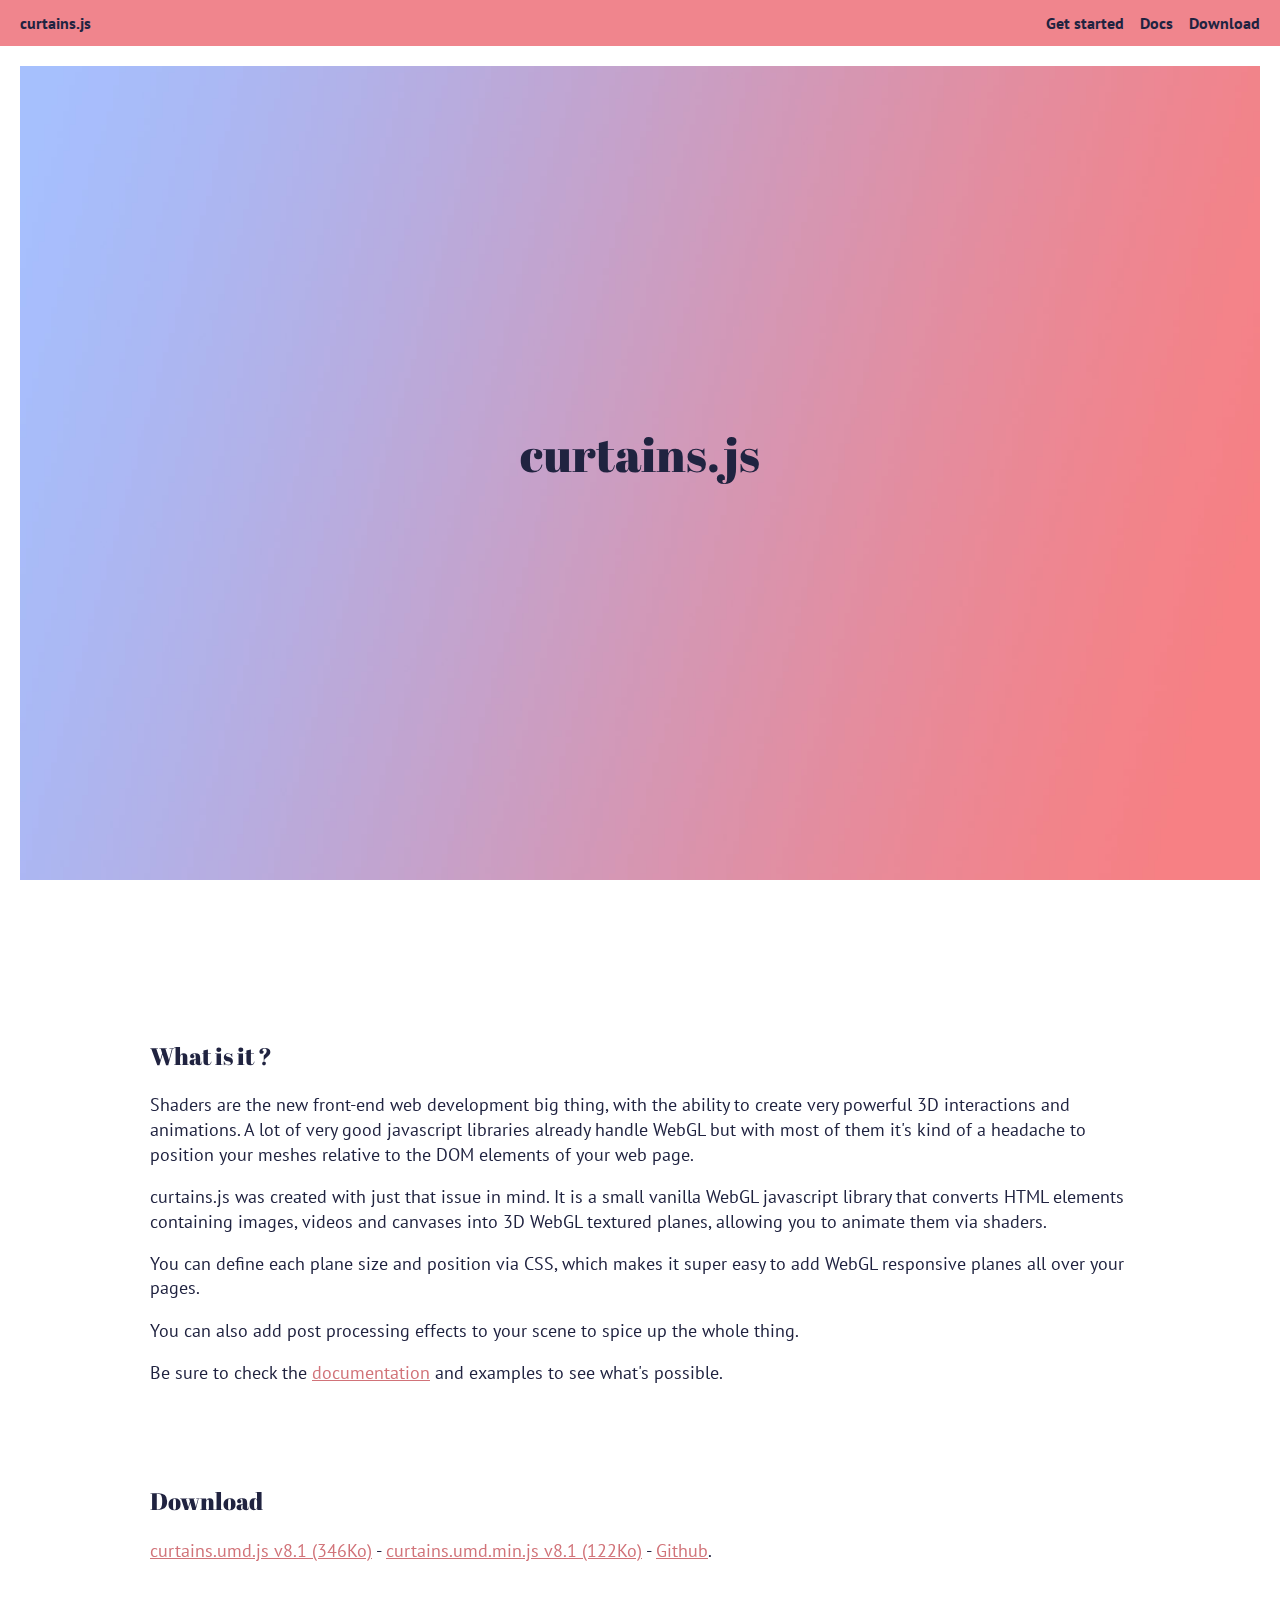
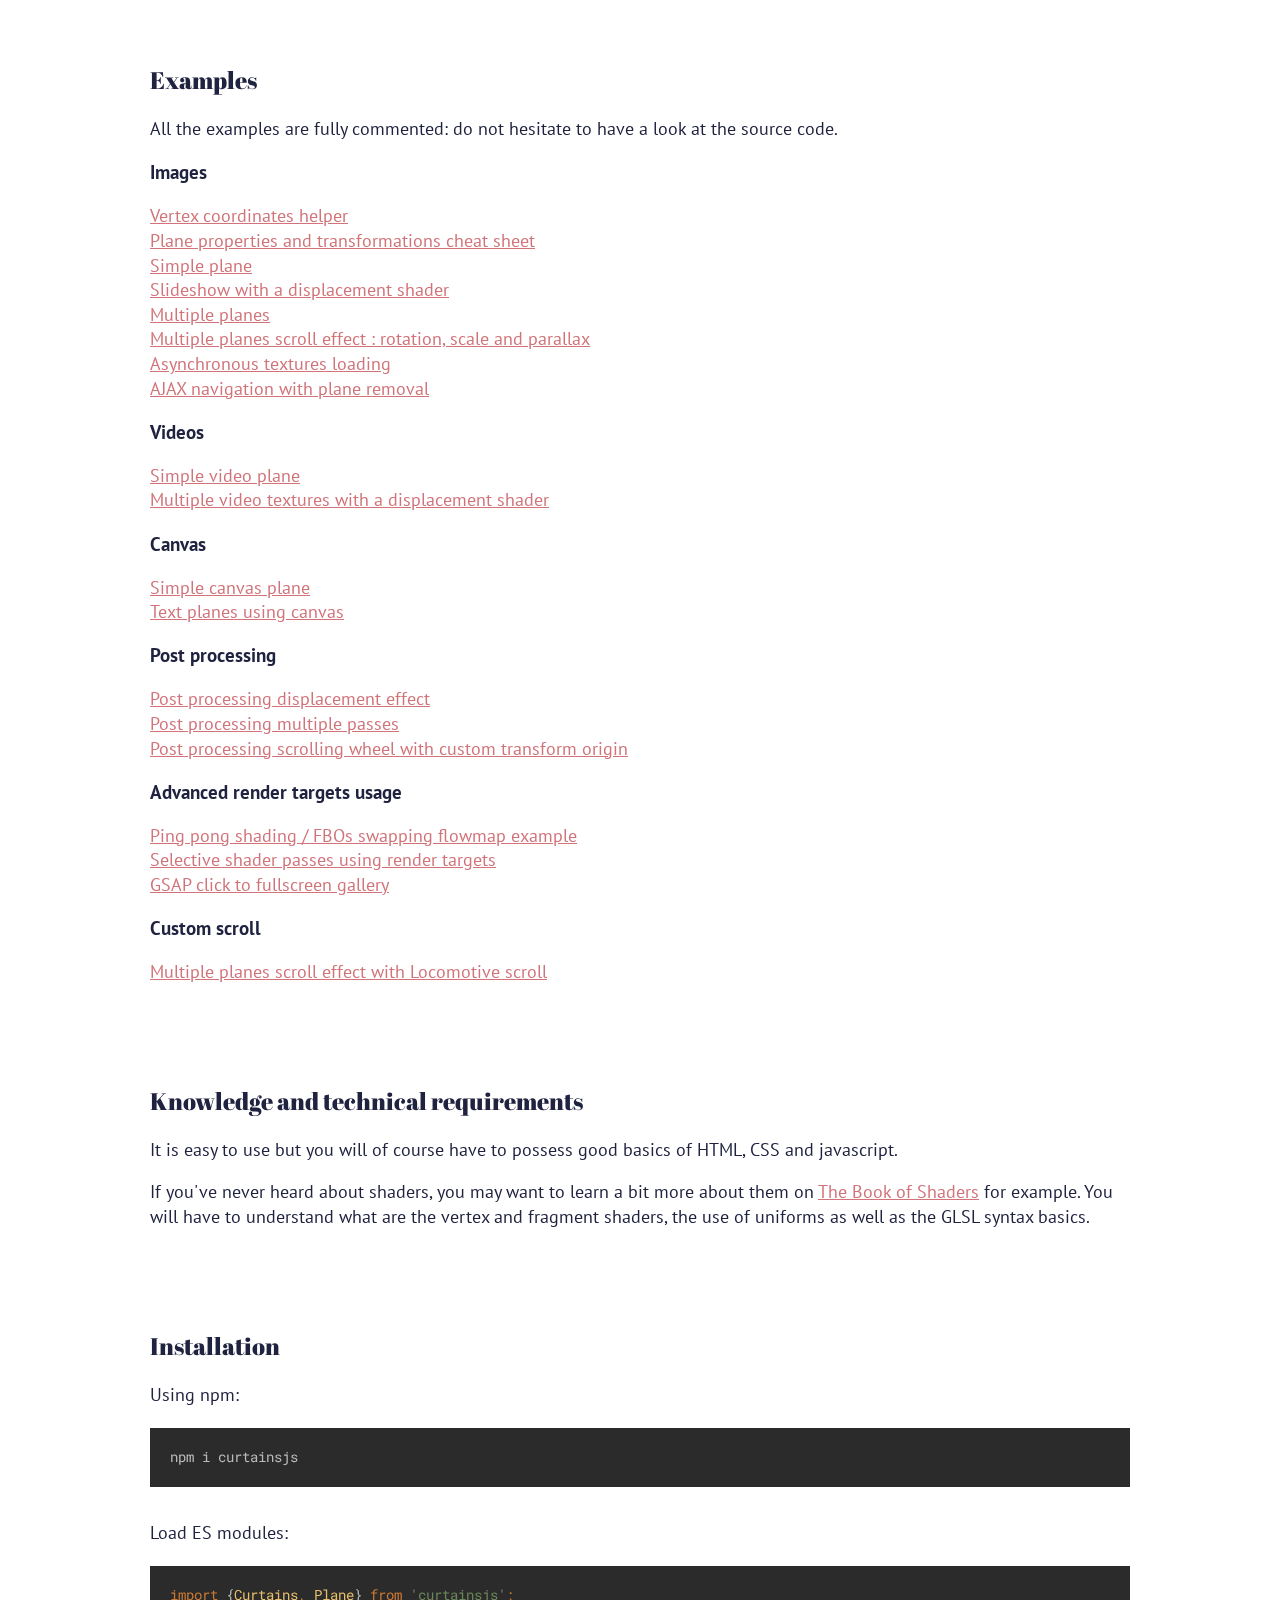
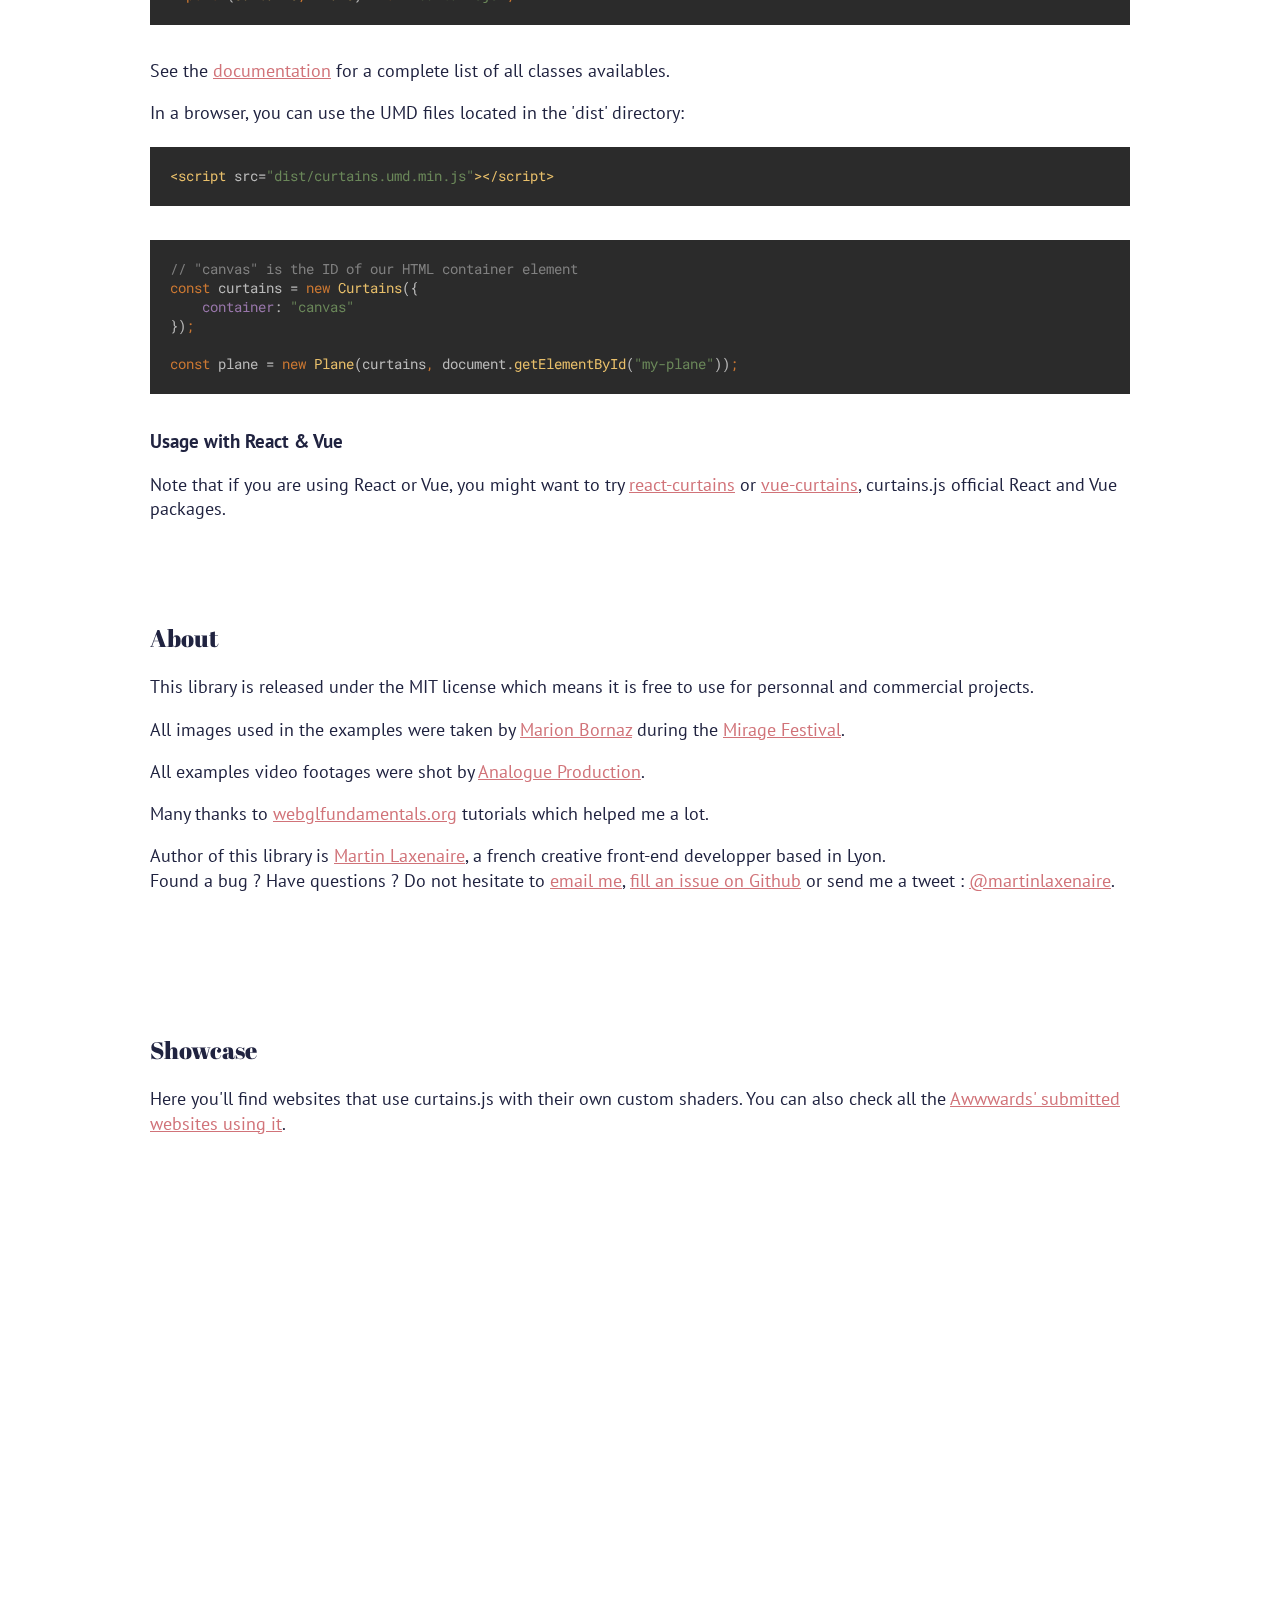
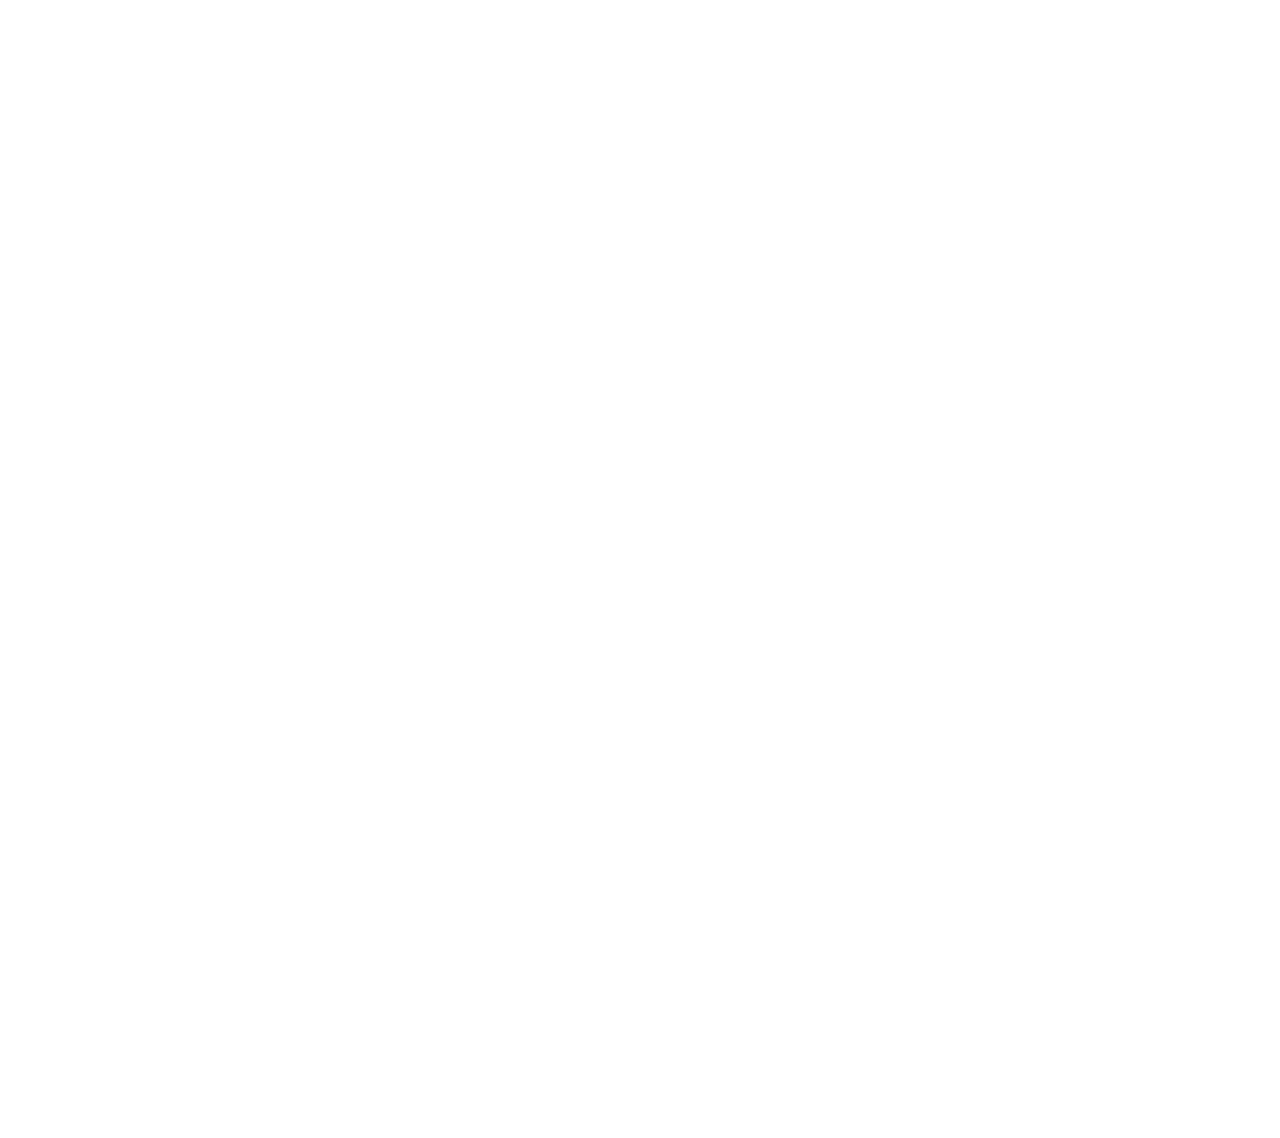
<file: curtainsjs-master/documentation/index.html>
<!DOCTYPE html>
<html>
	<head>
		<meta charset="utf-8">
        <meta name="viewport" content="width=device-width, initial-scale=1.0, maximum-scale=1.0, user-scalable=no">

		<!-- Metas -->
		<title>curtains.js | Home</title>
	    <meta name="description" content="curtains.js is a lightweight vanilla WebGL javascript library that turns HTML DOM elements into interactive textured planes.">
	    <link rel="canonical" href="https://www.curtainsjs.com/">

	    <!-- Facebook OG -->
	    <meta property="og:title" content="curtains.js | Home">
	    <meta property="og:type" content="website">
	    <meta property="og:description" content="curtains.js is a lightweight vanilla WebGL javascript library that turns HTML DOM elements into interactive textured planes.">
	    <meta property="og:url" content="https://www.curtainsjs.com/">
	    <meta property="og:image" content="https://www.curtainsjs.com/images/curtains-js-logo.jpg">

	    <!-- Twitter card -->
	    <meta name="twitter:card" content="summary_large_image">
	    <meta name="twitter:site" content="@martinlaxenaire">
		<meta name="twitter:creator" content="@martinlaxenaire">
		<meta name="twitter:title" content="curtains.js | Home">
		<meta name="twitter:description" content="curtains.js is a lightweight vanilla WebGL javascript library that turns HTML DOM elements into interactive textured planes.">
		<meta name="twitter:image" content="https://www.curtainsjs.com/images/curtains-js-logo.jpg">

        <!-- Favicon -->
        <link rel="apple-touch-icon" sizes="180x180" href="images/favicons/apple-touch-icon.png">
        <link rel="icon" type="image/png" sizes="32x32" href="images/favicons/favicon-32x32.png">
        <link rel="icon" type="image/png" sizes="16x16" href="images/favicons/favicon-16x16.png">
        <link rel="manifest" href="images/favicons/site.webmanifest">
        <link rel="mask-icon" href="images/favicons/safari-pinned-tab.svg" color="#202340">
        <link rel="shortcut icon" href="images/favicons/favicon.ico">
        <meta name="msapplication-TileColor" content="#202340">
        <meta name="msapplication-config" content="images/favicons/browserconfig.xml">
        <meta name="theme-color" content="#202340">

		<link href="https://fonts.googleapis.com/css?family=PT+Sans:400,700" rel="stylesheet">
		<link href="https://fonts.googleapis.com/css?family=Abril+Fatface" rel="stylesheet">
        <link href="https://fonts.googleapis.com/css?family=Roboto+Mono&display=swap" rel="stylesheet">
		<link rel="stylesheet" href="style.css" type="text/css">
	</head>
	<body>
        <div id="page-wrap">

			<div id="canvas"></div>

			<div id="content">

				<header id="header">
					<div class="wrapper">
						<div id="header-wrapper" class="flex-wrapper">
							<div id="header-title">
								<a href="/" title="Home">curtains.js</a>
							</div>
							<nav id="main-menu">
								<ul class="flex-wrapper">
									<li>
										<a href="get-started.html">Get started</a>
									</li>
									<li>
										<a href="documentation.html">Docs</a>
									</li>
									<li>
										<a href="download.html">Download</a>
									</li>
								</ul>
							</nav>
						</div>
					</div>
				</header>

				<section id="intro" class="flex-wrapper">
					<h1 id="site-title">curtains.js</h1>
					<h2 id="site-subtitle">easy WebGL tool to animate images and videos</h2>

					<div class="curtain" data-vs-id="intro-vs" data-fs-id="intro-fs">
						<img data-sampler="curtainSampler" src="images/intro-background.jpg" />
					</div>
				</section>

				<section class="content-section">
					<div class="wrapper">
						<div class="text-section">
							<h2>What is it ?</h2>
							<p>
								Shaders are the new front-end web development big thing, with the ability to create very powerful 3D interactions and animations. A lot of very good javascript libraries already handle WebGL but with most of them it's kind of a headache to position your meshes relative to the DOM elements of your web page.
							</p>
							<p>
								curtains.js was created with just that issue in mind. It is a small vanilla WebGL javascript library that converts HTML elements containing images, videos and canvases into 3D WebGL textured planes, allowing you to animate them via shaders.
                            </p>
                            <p>
								You can define each plane size and position via CSS, which makes it super easy to add WebGL responsive planes all over your pages.
                            </p>
                            <p>
                                You can also add post processing effects to your scene to spice up the whole thing.
							</p>
							<p>
								Be sure to check the <a href="documentation.html" title="curtains.js documentation">documentation</a> and examples to see what's possible.
							</p>
						</div>

						<div class="text-section">
							<h2>Download</h2>
                            <p>
                                <a href="dist/curtains.umd.js" id="download-full-lib-link" download target="_blank" title="download curtains.js v8.1">curtains.umd.js v8.1 (346Ko)</a> - <a href="dist/curtains.umd.min.js" id="download-min-lib-link" download target="_blank" title="download curtains.umd.min.js v8.1">curtains.umd.min.js v8.1 (122Ko)</a> - <a href="https://github.com/martinlaxenaire/curtainsjs" title="curtains.js on Github" target="_blank">Github</a>.
                            </p>
						</div>

						<div class="text-section">
							<h2 id="examples">Examples</h2>
							<p>
								All the examples are fully commented: do not hesitate to have a look at the source code.
							</p>
							<h3>Images</h3>
							<p>
								<a href="examples/vertex-coords-helper/index.html" title="Vertex coordinates helper" target="_blank">Vertex coordinates helper</a><br />
                                <a href="examples/plane-properties-transforms-cheat-sheet/index.html" title="Plane properties and transformations cheat sheet" target="_blank">Plane properties and transformations cheat sheet</a><br />
								<a href="examples/simple-plane/index.html" title="Simple plane" target="_blank">Simple plane</a><br />
								<a href="examples/multiple-textures/index.html" title="Slideshow with a displacement shader" target="_blank">Slideshow with a displacement shader</a><br />
								<a href="examples/multiple-planes/index.html" title="Multiple planes" target="_blank">Multiple planes</a><br />
								<a href="examples/multiple-planes-scroll-effect/index.html" title="Multiple planes scroll effect : rotation, scale and parallax" target="_blank">Multiple planes scroll effect : rotation, scale and parallax</a><br />
								<a href="examples/asynchronous-textures/index.html" title="Asynchronous textures loading" target="_blank">Asynchronous textures loading</a><br />
								<a href="examples/ajax-navigation-with-plane-removal/index.html" title="AJAX navigation with plane removal" target="_blank">AJAX navigation with plane removal</a><br />
							</p>
							<h3>Videos</h3>
							<p>
								<a href="examples/simple-video-plane/index.html" title="Simple video plane" target="_blank">Simple video plane</a><br />
								<a href="examples/multiple-video-textures/index.html" title="Multiple video textures" target="_blank">Multiple video textures with a displacement shader</a><br />
							</p>
							<h3>Canvas</h3>
							<p>
								<a href="examples/simple-canvas-plane/index.html" title="Simple canvas plane" target="_blank">Simple canvas plane</a><br />
                                <a href="examples/multiple-planes-canvas-text/index.html" title="Text planes using canvas" target="_blank">Text planes using canvas</a>
							</p>
                            <h3>Post processing</h3>
                            <p>
                                <a href="examples/post-processing-displacement/index.html" title="Post processing displacement effect" target="_blank">Post processing displacement effect</a><br />
                                <a href="examples/post-processing-scroll-effect/index.html" title="Post processing multiple passes" target="_blank">Post processing multiple passes</a><br />
                                <a href="examples/post-processing-transform-origin/index.html" title="Post processing scrolling wheel with custom transform origin" target="_blank">Post processing scrolling wheel with custom transform origin</a>
                            </p>
                            <h3>Advanced render targets usage</h3>
                            <p>
                                <a href="examples/ping-pong-shading-flowmap/index.html" title="Ping pong shading flowmap example" target="_blank">Ping pong shading / FBOs swapping flowmap example</a><br />
                                <a href="examples/render-passes-using-render-targets/index.html" title="Selective shader passes using render targets" target="_blank">Selective shader passes using render targets</a><br />
                                <a href="examples/gsap-click-to-fullscreen-gallery/index.html" title="GSAP click to fullscreen gallery" target="_blank">GSAP click to fullscreen gallery</a>
                            </p>
                            <h3>Custom scroll</h3>
                            <p>
                                <a href="examples/multiple-planes-scroll-effect-custom-scroll/index.html" title="Multiple planes scroll effect with Locomotive scroll" target="_blank">Multiple planes scroll effect with Locomotive scroll</a>
                            </p>
						</div>

						<div class="text-section">
							<h2>Knowledge and technical requirements</h2>
							<p>
								It is easy to use but you will of course have to possess good basics of HTML, CSS and javascript.
							</p>
							<p>
								If you've never heard about shaders, you may want to learn a bit more about them on <a href="https://thebookofshaders.com/" title="The Book of Shaders" target="_blank">The Book of Shaders</a> for example. You will have to understand what are the vertex and fragment shaders, the use of uniforms as well as the GLSL syntax basics.
							</p>
						</div>

						<div class="text-section">
							<h2>Installation</h2>
                            <div>
                                <p>
                                    Using npm:
                                </p>

                                <div class="code">
                                    npm i curtainsjs
                                </div>

                            </div>
                            <div>
                                <p>
                                    Load ES modules:
                                </p>

                                <div class="code">
                                    <span class="code-var">import</span> {<span class="code-tag">Curtains</span><span class="code-var">,</span> <span class="code-tag">Plane</span>} <span class="code-var">from</span> <span class="code-string">'curtainsjs'</span><span class="code-var">;</span>
                                </div>

                                <p>
                                    See the <a href="documentation.html">documentation</a> for a complete list of all classes availables.
                                </p>
                            </div>
							<div>
                                <p>
                                    In a browser, you can use the UMD files located in the 'dist' directory:
                                </p>

                                <div class="code">
                                    <span class="code-tag">&lt;script</span> src=<span class="code-string">"dist/curtains.umd.min.js"</span><span class="code-tag">&gt;&lt;/script&gt;</span>

                                </div>

                                <div class="code">

                                    <div class="code-block">
                                        <div class="code-comment">
                                            // "canvas" is the ID of our HTML container element
                                        </div>
                                        <div>
                                            <span class="code-var">const</span> curtains = <span class="code-var">new</span> <span class="code-tag">Curtains</span>({<div class="code-indent"><span class="code-property">container</span>: <span class="code-string">"canvas"</span></div>})<span class="code-var">;</span>
                                        </div>
                                    </div>

                                    <div>
                                        <span class="code-var">const</span> plane = <span class="code-var">new</span> <span class="code-tag">Plane</span>(curtains<span class="code-var">,</span> document.<span class="code-tag">getElementById</span>(<span class="code-string">"my-plane"</span>))<span class="code-var">;</span>
                                    </div>
                                </div>

							</div>

                            <h3>Usage with React & Vue</h3>

                            <div>
                                <p>
                                Note that if you are using React or Vue, you might want to try <a href="https://github.com/martinlaxenaire/react-curtains" title="react-curtains" target="_blank">react-curtains</a> or <a href="https://github.com/martinlaxenaire/vue-curtains" title="vue-curtains" target="_blank">vue-curtains</a>, curtains.js official React and Vue packages.
                                </p>
                            </div>
						</div>

						<div class="text-section">
							<h2>About</h2>
							<p>
								This library is released under the MIT license which means it is free to use for personnal and commercial projects.
							</p>
							<p>
								All images used in the examples were taken by <a href="https://marionbornaz.com/" title="Marion Bornaz" target="_blank">Marion Bornaz</a> during the <a href="https://www.miragefestival.com/" title="Mirage Festival" target="_blank">Mirage Festival</a>.
							</p>
							<p>
								All examples video footages were shot by <a href="https://analogueprod.com/" title="Analogue Production" target="_blank">Analogue Production</a>.
							</p>
							<p>
								Many thanks to <a href="https://webglfundamentals.org/" title="webglfundamentals.org" target="_blank">webglfundamentals.org</a> tutorials which helped me a lot.
							</p>
							<p>
								Author of this library is <a href="https://www.martin-laxenaire.fr/" title="Martin Laxenaire" target="_blank">Martin Laxenaire</a>, a french creative front-end developper based in Lyon.<br />
								Found a bug ? Have questions ? Do not hesitate to <a href="mailto:martin.laxenaire@gmail.com" title="contact me">email me</a>, <a href="https://github.com/martinlaxenaire/curtainsjs/issues" title="Fill an issue on Github">fill an issue on Github</a> or send me a tweet : <a href="https://twitter.com/martinlaxenaire" target="_blank" title="My twitter">@martinlaxenaire</a>.
							</p>
						</div>



						<div id="showcase" class="text-section">
							<h2>Showcase</h2>

							<p>
                                Here you'll find websites that use curtains.js with their own custom shaders. You can also check all the <a href="https://www.awwwards.com/websites/curtains/" title="Websites using curtains.js on Awwwards" target="_blank" rel="noopener noreferrer">Awwwards' submitted websites using it</a>.
							</p>

							<div class="websites-examples-gallery">

								<a class="website-example-item" href="https://www.martin-laxenaire.fr/" title="Martin Laxenaire" target="_blank">
									<div class="website-example-cover">
										<div class="showcase-curtain">
											<img src="images/curtains-js-martin-laxenaire.jpg" alt="Martin Laxenaire" data-sampler="uExample" />
										</div>
									</div>
								</a>

								<a class="website-example-item" href="https://nordik.org/" title="Nördik Impakt 2018" target="_blank">
									<div class="website-example-cover">
										<div class="showcase-curtain">
											<img src="images/curtains-js-nordik-impakt.jpg" alt="Nördik Impakt 2018" data-sampler="uExample" />
										</div>
									</div>
								</a>


								<a class="website-example-item" href="https://jonathanalpmyr.com/" title="Jonathan Alpmyr" target="_blank">
									<div class="website-example-cover">
										<div class="showcase-curtain">
											<img src="images/curtains-js-jonathan-alpmyr.jpg" alt="Jonathan Alpmyr" data-sampler="uExample" />
										</div>
									</div>
								</a>

								<a class="website-example-item" href="https://analogueprod.com/" title="Analogue Production" target="_blank">
									<div class="website-example-cover">
										<div class="showcase-curtain">
											<img src="images/curtains-js-analogue-production.jpg" alt="Analogue Production" data-sampler="uExample" />
										</div>
									</div>
								</a>

								<a class="website-example-item" href="https://www.corsaires.studio/" title="Corsaires Studio" target="_blank">
									<div class="website-example-cover">
										<div class="showcase-curtain">
											<img src="images/curtains-js-corsaires-studio.jpg" alt="Corsaires Studio" data-sampler="uExample" />
										</div>
									</div>
								</a>

								<a class="website-example-item" href="https://www.miragefestival.com/2019/" title="Mirage Festival 2019" target="_blank">
									<div class="website-example-cover">
										<div class="showcase-curtain">
											<img src="images/curtains-js-mirage-festival-2019.jpg" alt="Mirage Festival 2019" data-sampler="uExample" />
										</div>
									</div>
								</a>

								<a class="website-example-item" href="https://cher-ami.tv/" title="Cher Ami" target="_blank">
                                    <div class="website-example-cover">
                                        <div class="showcase-curtain">
                                            <img src="images/curtains-js-cher-ami.jpg" alt="Cher Ami" data-sampler="uExample" />
                                        </div>
                                    </div>
								</a>

								<a class="website-example-item" href="https://www.benjaminhenon.com/" title="Benjamin Hénon" target="_blank">
                                    <div class="website-example-cover">
                                        <div class="showcase-curtain">
                                            <img src="images/curtains-js-benjamin-henon.jpg" alt="Benjamin Hénon" data-sampler="uExample" />
                                        </div>
                                    </div>
								</a>

								<a class="website-example-item" href="https://aeforia.ajayns.me" title="aeforia" target="_blank">
                                    <div class="website-example-cover">
                                        <div class="showcase-curtain">
                                            <img src="images/curtains-js-aeforia.jpg" alt="aeforia" data-sampler="uExample" />
                                        </div>
                                    </div>
								</a>

                                <a class="website-example-item" href="https://theogil.com/" title="Théo Gil" target="_blank">
                                    <div class="website-example-cover">
                                        <div class="showcase-curtain">
                                            <img src="images/curtains-js-theo-gil.jpg" alt="Théo Gil" data-sampler="uExample" />
                                        </div>
                                    </div>
                                </a>

							</div>
						</div>

					</div>
				</section>
			</div>
		</div>

        <script id="intro-vs" type="x-shader/x-vertex">
			precision mediump float;

			// default mandatory variables
			attribute vec3 aVertexPosition;
			attribute vec2 aTextureCoord;

			uniform mat4 uMVMatrix;
    		uniform mat4 uPMatrix;

			// custom variables
			varying vec3 vVertexPosition;
			varying vec3 vOriginalVertexPosition;
			varying vec2 vTextureCoord;

			uniform float uMouseTime;
			uniform vec2 uMousePosition;
			uniform float uMouseMoveStrength;


			void main() {

				vec3 vertexPosition = aVertexPosition;

				// fix the curtain on top (y coord ranges from top : 1.0 to bottom : -1.0)
				float yCoordRatio = vertexPosition.y - 1.0;


				float distanceFromMouse = distance(vec2(uMousePosition.x, 0.0), vec2(vertexPosition.x, 0.0));

				//float waveSinusoid = cos(10.0 * 1.5 * ((1.0 / (distanceFromMouse - 2.0)) - (uMouseTime / 500.0)));
				float waveSinusoid = cos(35.0 * ((1.0 / (cos(distanceFromMouse) - 2.0)) - uMouseTime * 0.0015));

				float xAttenuation = ((2.0 - abs(uMousePosition.x - vertexPosition.x)) / 2.0);
				float yAttenuation = ((-1.0 * uMousePosition.y) + 1.0) / 2.0;
				if(uMousePosition.y <= -1.0) {
					yAttenuation = yAttenuation + (uMousePosition.y + 1.0) * 1.5;
				}
				yAttenuation = clamp(yAttenuation, 0.0, 1.0);

				float curtainEffect = yCoordRatio  * waveSinusoid * uMouseMoveStrength * xAttenuation * yAttenuation;

				float xDisplacement = abs(yCoordRatio) * sign(vertexPosition.x);

				vertexPosition.z +=  curtainEffect / 30.0;
				vertexPosition.x +=  curtainEffect * 1.5 * xDisplacement / 240.0;

			   	gl_Position = uPMatrix * uMVMatrix * vec4(vertexPosition, 1.0);

			   	// varyings
			   	vTextureCoord = aTextureCoord;
			   	vVertexPosition = vertexPosition;
                vOriginalVertexPosition = aVertexPosition;
			}
        </script>
        <script id="intro-fs" type="x-shader/x-fragment">
			precision mediump float;

			varying vec3 vVertexPosition;
			varying vec3 vOriginalVertexPosition;
			varying vec2 vTextureCoord;

			uniform sampler2D curtainSampler;
			uniform sampler2D titleSampler;


			vec3 getNormal(vec3 pos, vec3 originalPos) {
                float diff = 0.25;
                vec3 neighbour1 = vec3(originalPos.x + diff, originalPos.y, originalPos.z);
                vec3 neighbour2 = vec3(originalPos.x, pos.y + diff, originalPos.z);
                vec3 tangent = (neighbour1 - pos);
                vec3 bitangent = (neighbour2 - pos);
                return normalize(cross(tangent, bitangent));
            }


			void main() {

				vec2 textureCoords = vec2(vTextureCoord.x, vTextureCoord.y);

				// slides transitions
				vec4 finalColor = texture2D(curtainSampler, textureCoords);
				vec4 title = texture2D(titleSampler, textureCoords);

				finalColor = mix(finalColor, title, title.a);

				//finalColor.rgb -= clamp(-vVertexPosition.z / 5.0, 0.0, 1.0);
				//finalColor.rgb += clamp(vVertexPosition.z / 5.0, 0.0, 1.0);

				vec3 normal = getNormal(vVertexPosition, vOriginalVertexPosition);

                vec3 lightPos = normalize(vec3(0.3, 0.3, 1.0));
                float light = smoothstep(0.45, 1.0, dot(normal, lightPos));

                float lightStrength = 0.35;
                float ambientLight = 1.0 - lightStrength;
                finalColor.rgb = finalColor.rgb * light * lightStrength + finalColor.rgb * ambientLight;

				// handling premultiplied alpha
				finalColor = vec4(finalColor.rgb * finalColor.a, finalColor.a);

				gl_FragColor = finalColor;
			}
        </script>


		<script id="simple-shader-vs" type="x-shader/x-vertex">
			precision mediump float;

			// default mandatory variables
			attribute vec3 aVertexPosition;
			attribute vec2 aTextureCoord;

			uniform mat4 uMVMatrix;
    		uniform mat4 uPMatrix;

			// custom variables
			varying vec3 vVertexPosition;
			varying vec2 vTextureCoord;

			uniform float uTime;

			void main() {
				vec3 vertexPosition = aVertexPosition;

				// a float varying from -1.5 to 1.5
				float waveCoords = ((uTime / 45.0) * 3.5) - 1.75;

				// distance from the waveCoords to the vertex coordinates
				float distanceToWave = distance(vec2(vertexPosition.x, 0.0), vec2(waveCoords, 0.0));

				// nice little wave animation from left to right or right to left depending on the timer
				vertexPosition.z -= (cos(clamp(distanceToWave, 0.0, 0.75) * 3.141592) - cos(0.75 * 3.141592) + (2.0 * sin(3.141592 * uTime / 90.0))) * 0.025;

			   	gl_Position = uPMatrix * uMVMatrix * vec4(vertexPosition, 1.0);

			   	// varyings
			   	vTextureCoord = aTextureCoord;
			   	vVertexPosition = vertexPosition;
			}
        </script>
        <script id="simple-shader-fs" type="x-shader/x-fragment">
			precision mediump float;

			uniform float uTime;

			varying vec3 vVertexPosition;
			varying vec2 vTextureCoord;

			uniform sampler2D uExample;


			void main() {

				// get our texture coords
				vec2 textureCoords = vec2(vTextureCoord.x, vTextureCoord.y);
				vec4 finalColor = texture2D(uExample, textureCoords);

				gl_FragColor = finalColor;
			}
        </script>

        <script src="js/main.navigation.js" type="module"></script>

		<!-- Global site tag (gtag.js) - Google Analytics -->
		<script async src="https://www.googletagmanager.com/gtag/js?id=UA-141413267-1"></script>
		<script>
		  	window.dataLayer = window.dataLayer || [];
		  	function gtag(){dataLayer.push(arguments);}
		  	gtag('js', new Date());

		  	gtag('config', 'UA-141413267-1');
		</script>

		<script type="text/javascript">
			document.getElementById("download-full-lib-link").addEventListener("click", function() {
		        gtag('event', 'click', {
		            'event_category': 'engagement',
		            'event_label': 'Downloaded full lib',
		        });
		    });

			document.getElementById("download-min-lib-link").addEventListener("click", function() {
		        gtag('event', 'click', {
		            'event_category': 'engagement',
		            'event_label': 'Downloaded minified lib',
		        });
		    });
		</script>

	</body>
</html>
</file>
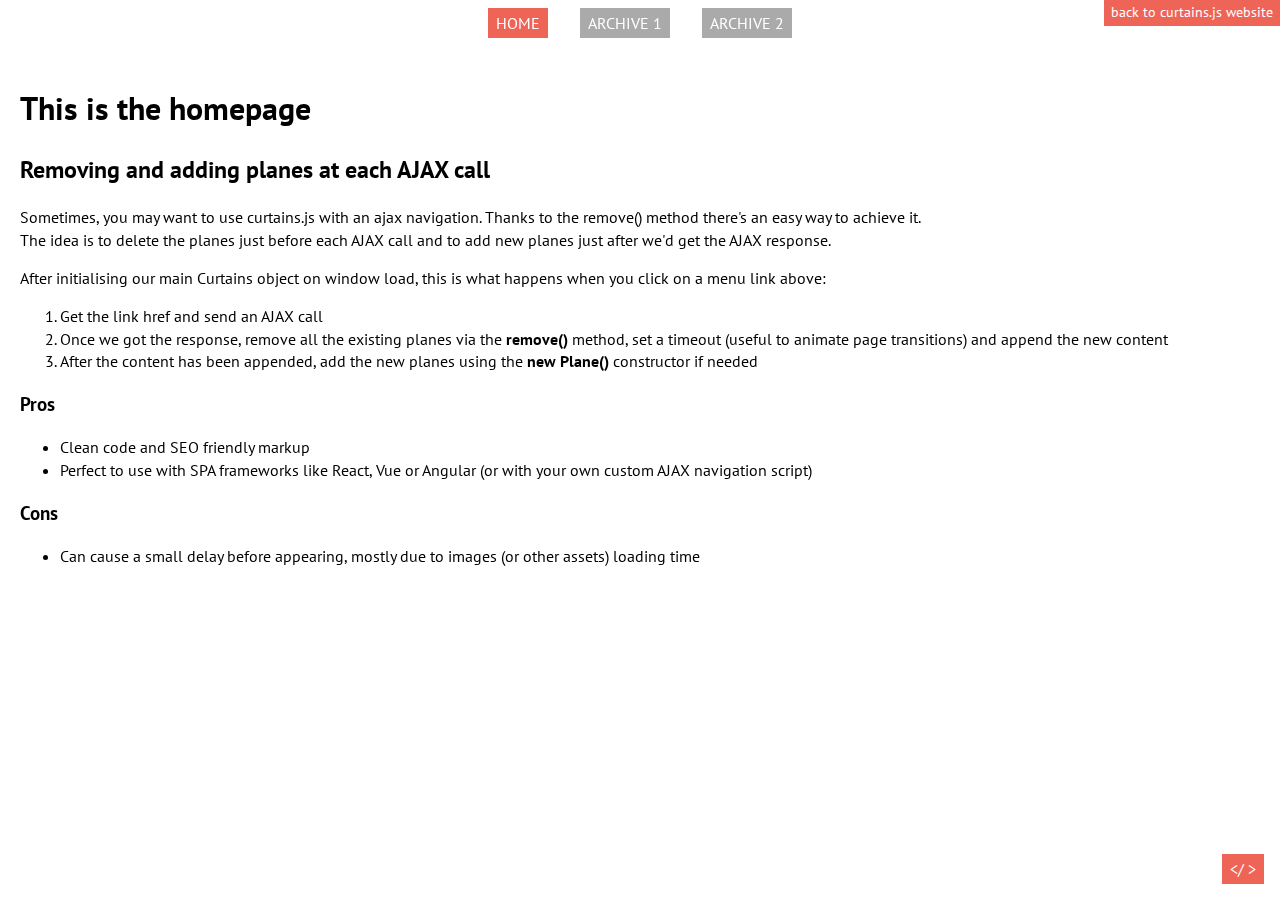
<file: curtainsjs-master/examples/ajax-navigation-with-plane-removal/index.html>
<!DOCTYPE html>
<html>
	<head>
		<meta charset="utf-8">
		<meta name="viewport" content="width=device-width, initial-scale=1.0, maximum-scale=1.0, user-scalable=no">

		<!-- Metas -->
		<title>curtains.js | AJAX navigation example with plane removal</title>
		<meta name="description" content="Add and remove WebGL planes on AJAX page navigation with curtains.js" />
		<link rel="canonical" href="https://www.curtainsjs.com/examples/ajax-navigation-with-plane-removal/index.html" />

		<!-- Facebook OG -->
		<meta property="og:title" content="curtains.js | AJAX navigation example with plane removal">
		<meta property="og:type" content="website">
		<meta property="og:description" content="Add and remove WebGL planes on AJAX page navigation with curtains.js">
		<meta property="og:url" content="https://www.curtainsjs.com/examples/ajax-navigation-with-plane-removal/index.html">
		<meta property="og:image" content="https://www.curtainsjs.com/images/curtains-js-logo.jpg">

		<!-- Twitter card -->
		<meta name="twitter:card" content="summary_large_image">
		<meta name="twitter:site" content="@martinlaxenaire">
		<meta name="twitter:creator" content="@martinlaxenaire">
		<meta name="twitter:title" content="curtains.js | AJAX navigation example with plane removal">
		<meta name="twitter:description" content="Add and remove WebGL planes on AJAX page navigation with curtains.js">
		<meta name="twitter:image" content="https://www.curtainsjs.com/images/curtains-js-logo.jpg">

		<!-- Favicon -->
		<link rel="apple-touch-icon" sizes="180x180" href="../../images/favicons/apple-touch-icon.png">
		<link rel="icon" type="image/png" sizes="32x32" href="../../images/favicons/favicon-32x32.png">
		<link rel="icon" type="image/png" sizes="16x16" href="../../images/favicons/favicon-16x16.png">
		<link rel="manifest" href="../../images/favicons/site.webmanifest">
		<link rel="mask-icon" href="../../images/favicons/safari-pinned-tab.svg" color="#202340">
		<link rel="shortcut icon" href="../../images/favicons/favicon.ico">
		<meta name="msapplication-TileColor" content="#202340">
		<meta name="msapplication-config" content="../../images/favicons/browserconfig.xml">
		<meta name="theme-color" content="#202340">

		<link href="https://fonts.googleapis.com/css?family=PT+Sans:400,700" rel="stylesheet">
		<link href="https://fonts.googleapis.com/css?family=Abril+Fatface" rel="stylesheet">
		<link rel="stylesheet" href="style.css" type="text/css">
	</head>
	<body>
        <div id="page-wrap">

            <div id="loader">
                <div id="loader-inner"></div>
            </div>

			<div id="canvas"></div>

			<a href="https://www.curtainsjs.com/" title="back to curtains.js website" id="back-to-lib-link" target="_blank">back to curtains.js website</a>

            <a href="https://github.com/martinlaxenaire/curtainsjs/blob/master/examples/ajax-navigation-with-plane-removal/js/ajax.nav.setup.js" title="Show source code" id="source-code-link" target="_blank">&lt;/ &gt;</a>

			<div class="wrapper">
				<nav id="navigation">
					<a class="navigation-button active" href="index.html">
						Home
					</a>
					<a class="navigation-button" href="archive1.html">
						Archive 1
					</a>
					<a class="navigation-button" href="archive2.html">
						Archive 2
					</a>
				</nav>
			</div>

			<div id="content">

				<div class="wrapper">
					<h1>This is the homepage</h1>
					<div>
						<h2>Removing and adding planes at each AJAX call</h2>
						<p>
							Sometimes, you may want to use curtains.js with an ajax navigation. Thanks to the remove() method there's an easy way to achieve it.<br/>
							The idea is to delete the planes just before each AJAX call and to add new planes just after we'd get the AJAX response.
						</p>
						<p>
							After initialising our main Curtains object on window load, this is what happens when you click on a menu link above:
						</p>
						<ol>
							<li>
								Get the link href and send an AJAX call
							</li>
							<li>
								Once we got the response, remove all the existing planes via the <strong>remove()</strong> method, set a timeout (useful to animate page transitions) and append the new content
							</li>
							<li>
                                After the content has been appended, add the new planes using the <strong>new Plane()</strong> constructor if needed
							</li>
						</ol>
						<h3>Pros</h3>
						<ul>
							<li>
								Clean code and SEO friendly markup
							</li>
							<li>
								Perfect to use with SPA frameworks like React, Vue or Angular (or with your own custom AJAX navigation script)
							</li>
						</ul>
						<h3>Cons</h3>
						<ul>
							<li>
								Can cause a small delay before appearing, mostly due to images (or other assets) loading time
							</li>
						</ul>

					</div>
				</div>

			</div>
		</div>

        <script src="js/ajax.nav.setup.js" type="module"></script>

		<!-- Global site tag (gtag.js) - Google Analytics -->
		<script async src="https://www.googletagmanager.com/gtag/js?id=UA-141413267-1"></script>
		<script>
		  	window.dataLayer = window.dataLayer || [];
		  	function gtag(){dataLayer.push(arguments);}
		  	gtag('js', new Date());

		  	gtag('config', 'UA-141413267-1');
		</script>

	</body>
</html>
</file>
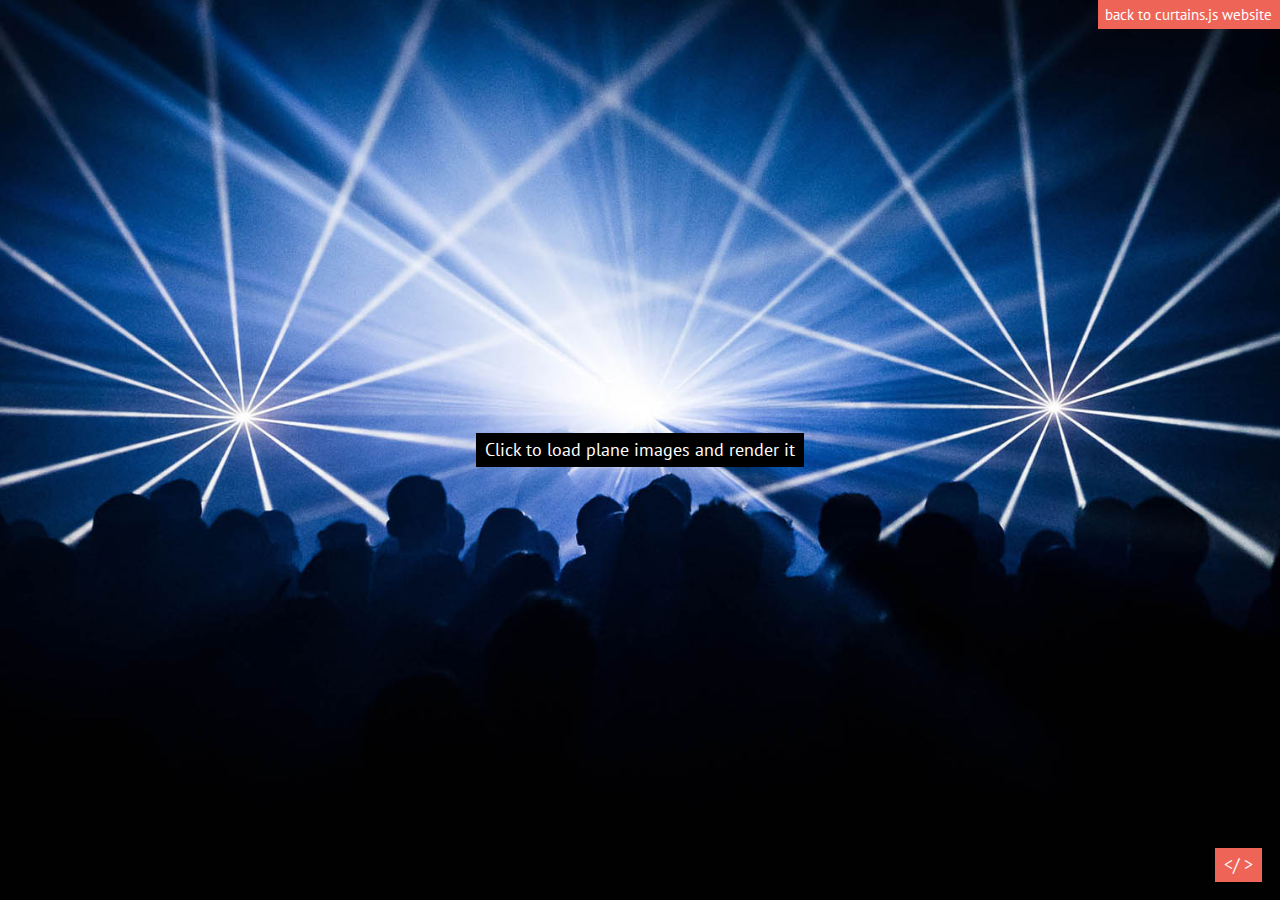
<file: curtainsjs-master/examples/asynchronous-textures/index.html>
<!DOCTYPE html>
<html>
	<head>
		<meta charset="utf-8">
        <meta name="viewport" content="width=device-width, initial-scale=1.0, maximum-scale=1.0, user-scalable=no">

		<!-- Metas -->
		<title>curtains.js | Asynchronous textures example</title>
	    <meta name="description" content="Load WebGL textures asynchronously onto a plane and display it with curtains.js">
	    <link rel="canonical" href="https://www.curtainsjs.com/examples/asynchronous-textures/index.html">

	    <!-- Facebook OG -->
	    <meta property="og:title" content="curtains.js | Asynchronous textures example">
	    <meta property="og:type" content="website">
	    <meta property="og:description" content="Load WebGL textures asynchronously onto a plane and display it with curtains.js">
	    <meta property="og:url" content="https://www.curtainsjs.com/examples/asynchronous-textures/index.html">
	    <meta property="og:image" content="https://www.curtainsjs.com/images/curtains-js-logo.jpg">

	    <!-- Twitter card -->
	    <meta name="twitter:card" content="summary_large_image">
	    <meta name="twitter:site" content="@martinlaxenaire">
		<meta name="twitter:creator" content="@martinlaxenaire">
		<meta name="twitter:title" content="curtains.js | Asynchronous textures example">
		<meta name="twitter:description" content="Load WebGL textures asynchronously onto a plane and display it with curtains.js">
		<meta name="twitter:image" content="https://www.curtainsjs.com/images/curtains-js-logo.jpg">

		<!-- Favicon -->
		<link rel="apple-touch-icon" sizes="180x180" href="../../images/favicons/apple-touch-icon.png">
		<link rel="icon" type="image/png" sizes="32x32" href="../../images/favicons/favicon-32x32.png">
		<link rel="icon" type="image/png" sizes="16x16" href="../../images/favicons/favicon-16x16.png">
		<link rel="manifest" href="../../images/favicons/site.webmanifest">
		<link rel="mask-icon" href="../../images/favicons/safari-pinned-tab.svg" color="#202340">
		<link rel="shortcut icon" href="../../images/favicons/favicon.ico">
		<meta name="msapplication-TileColor" content="#202340">
		<meta name="msapplication-config" content="../../images/favicons/browserconfig.xml">
		<meta name="theme-color" content="#202340">

		<link href="https://fonts.googleapis.com/css?family=PT+Sans:400" rel="stylesheet">
		<link rel="stylesheet" href="style.css" type="text/css">
	</head>
	<body>
        <div id="page-wrap">

			<div id="canvas"></div>

			<a href="https://www.curtainsjs.com/" title="back to curtains.js website" id="back-to-lib-link" target="_blank">back to curtains.js website</a>

            <a href="https://github.com/martinlaxenaire/curtainsjs/blob/master/examples/asynchronous-textures/js/async.textures.setup.js" title="Show source code" id="source-code-link" target="_blank">&lt;/ &gt;</a>

			<div id="content">
				<!-- notice this plane does not contain any image -->
				<div class="flex-wrapper async-textures">
					<span>Click me !</span>
				</div>
			</div>


			<div id="async-textures-wrapper">
				<!-- we will use those images as textures -->
                <div class="image-wrapper">
                    <img src="../medias/plane-texture-1.jpg" crossorigin="" data-sampler="firstTexture" />
                </div>
                <div class="image-wrapper">
				    <img src="../medias/plane-texture-2.jpg" crossorigin="" data-sampler="secondTexture" />
                </div>
			</div>


			<div id="load-images-wrapper" class="flex-wrapper">
				<span id="load-images">Click to load plane images and render it</span>
			</div>

		</div>


        <script src="js/async.textures.setup.js" type="module"></script>

		<!-- Global site tag (gtag.js) - Google Analytics -->
		<script async src="https://www.googletagmanager.com/gtag/js?id=UA-141413267-1"></script>
		<script>
		  	window.dataLayer = window.dataLayer || [];
		  	function gtag(){dataLayer.push(arguments);}
		  	gtag('js', new Date());

		  	gtag('config', 'UA-141413267-1');
		</script>

	</body>
</html>
</file>
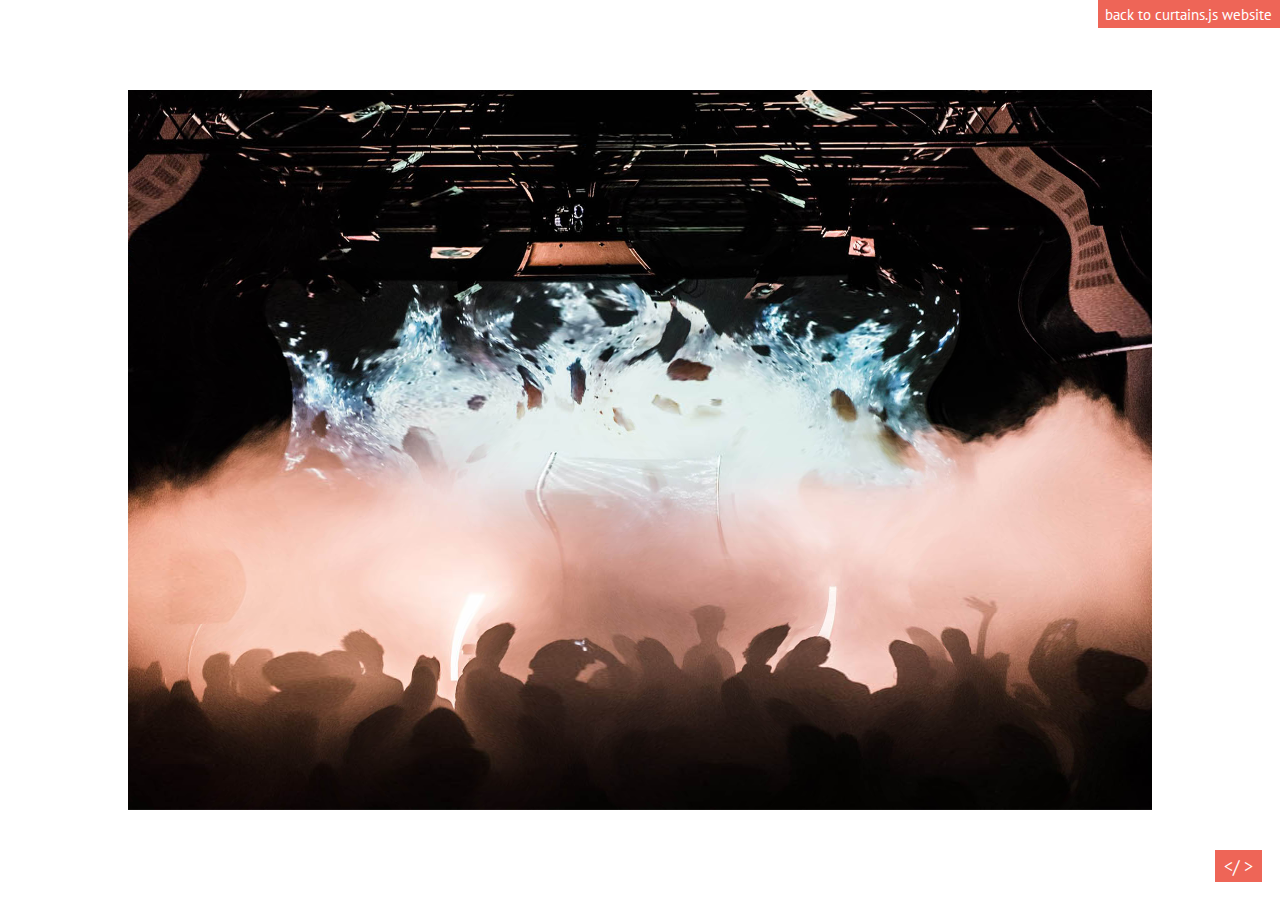
<file: curtainsjs-master/examples/basic-plane/index.html>
<!DOCTYPE html>
<html>
	<head>
		<meta charset="utf-8">
        <meta name="viewport" content="width=device-width, initial-scale=1.0, maximum-scale=1.0, user-scalable=no">

		<!-- Metas -->
		<title>curtains.js | Basic plane example</title>
	    <meta name="description" content="A basic WebGL plane bound to a HTML DOM element with curtains.js">

		<link href="https://fonts.googleapis.com/css?family=PT+Sans:400" rel="stylesheet">

		<style>
			body {
				/* make the body fits our viewport */
				position: relative;
				width: 100%;
				height: 100vh;
				margin: 0;
				overflow: hidden;
				font-family: 'PT Sans', Verdana, sans-serif;
				font-size: 18px;
			}

			#canvas {
				/* make the canvas wrapper fits the document */
				position: absolute;
				top: 0;
				right: 0;
				bottom: 0;
				left: 0;
			}

			#back-to-lib-link {
				display: inline-block;
				position: fixed;
				top: 0;
				right: 0;
				padding: 0.25em 0.5em;
				background: #ee6557;
				color: white;
				text-decoration: none;
				z-index: 20;
				font-size: 0.85em;
			}

			#back-to-lib-link:hover {
				background: black;
			}

            #source-code-link {
                display: inline-block;
                position: fixed;
                bottom: 1em;
                right: 1em;
                padding: 0.25em 0.5em;
                background: #ee6557;
                color: white;
                text-decoration: none;
                z-index: 20;
            }

            #source-code-link:hover {
                background: black;
            }

            .wrapper {
                width: 100%;
                height: 100vh;
                display: flex;
            }

			.plane {
				/* define the size of your plane */
                width: 80%;
                height: 80vh;
                margin: 10vh auto;
			}

			.plane img {
				/* hide the img element */
				display: none;
			}
		</style>
	</head>
	<body>

		<div id="canvas"></div>

		<a href="https://www.curtainsjs.com/" title="back to curtains.js website" id="back-to-lib-link" target="_blank">back to curtains.js website</a>

        <div class="wrapper">
            <div class="plane">
                <img src="../medias/plane-texture-3.jpg" crossorigin="" />
            </div>
        </div>


        <a href="https://github.com/martinlaxenaire/curtainsjs/blob/master/examples/basic-plane/index.html" title="Show source code" id="source-code-link" target="_blank">&lt;/ &gt;</a>

        <script id="plane-vs" type="x-shader/x-vertex">
			precision mediump float;

			// those are the mandatory attributes that the lib sets
			attribute vec3 aVertexPosition;
			attribute vec2 aTextureCoord;

			// those are mandatory uniforms that the lib sets and that contain our model view and projection matrix
			uniform mat4 uMVMatrix;
			uniform mat4 uPMatrix;

			// our texture matrix that will handle image cover
			uniform mat4 uTextureMatrix0;

			// if you want to pass your vertex and texture coords to the fragment shader
			varying vec3 vVertexPosition;
			varying vec2 vTextureCoord;

			void main() {
				vec3 vertexPosition = aVertexPosition;

				gl_Position = uPMatrix * uMVMatrix * vec4(vertexPosition, 1.0);

				// set the varyings
				// here we use our texture matrix to calculate te accurate texture coords
				vTextureCoord = (uTextureMatrix0 * vec4(aTextureCoord, 0.0, 1.0)).xy;
				vVertexPosition = vertexPosition;
			}
        </script>
        <script id="plane-fs" type="x-shader/x-fragment">
			precision mediump float;

			// get our varyings
			varying vec3 vVertexPosition;
			varying vec2 vTextureCoord;

			// the uniform we declared inside our javascript
			uniform float uTime;

			// our texture sampler (default name, to use a different name please refer to the documentation)
			uniform sampler2D uSampler0;

			void main() {
				vec2 textureCoord = vTextureCoord;

				// displace our pixels along the X axis based on our time uniform
				// textures coords are ranging from 0.0 to 1.0 on both axis
				textureCoord.x += sin(textureCoord.y * 25.0) * cos(textureCoord.x * 25.0) * (cos(uTime / 50.0)) / 25.0;

				gl_FragColor = texture2D(uSampler0, textureCoord);
			}
        </script>

		<script type="module">
            import {Curtains, Plane} from '../../src/index.mjs';

            window.addEventListener("load", () => {
				// set up our WebGL context and append the canvas to our wrapper
				const curtains = new Curtains({
                    container: "canvas",
                    pixelRatio: Math.min(1.5, window.devicePixelRatio) // limit pixel ratio for performance
                });

				// get our plane element
				const planeElements = document.getElementsByClassName("plane");

				// set our initial parameters (basic uniforms)
				const params = {
					vertexShaderID: "plane-vs", // our vertex shader ID
					fragmentShaderID: "plane-fs", // our framgent shader ID
					uniforms: {
						time: {
							name: "uTime", // uniform name that will be passed to our shaders
							type: "1f", // this means our uniform is a float
							value: 0,
						},
					}
				};

                const plane = new Plane(curtains, planeElements[0], params);

                // set up our basic methods
                plane.onRender(() => { // fired at each requestAnimationFrame call
                    plane.uniforms.time.value++; // update our time uniform value
                });

			});
		</script>

	</body>
</html>
</file>
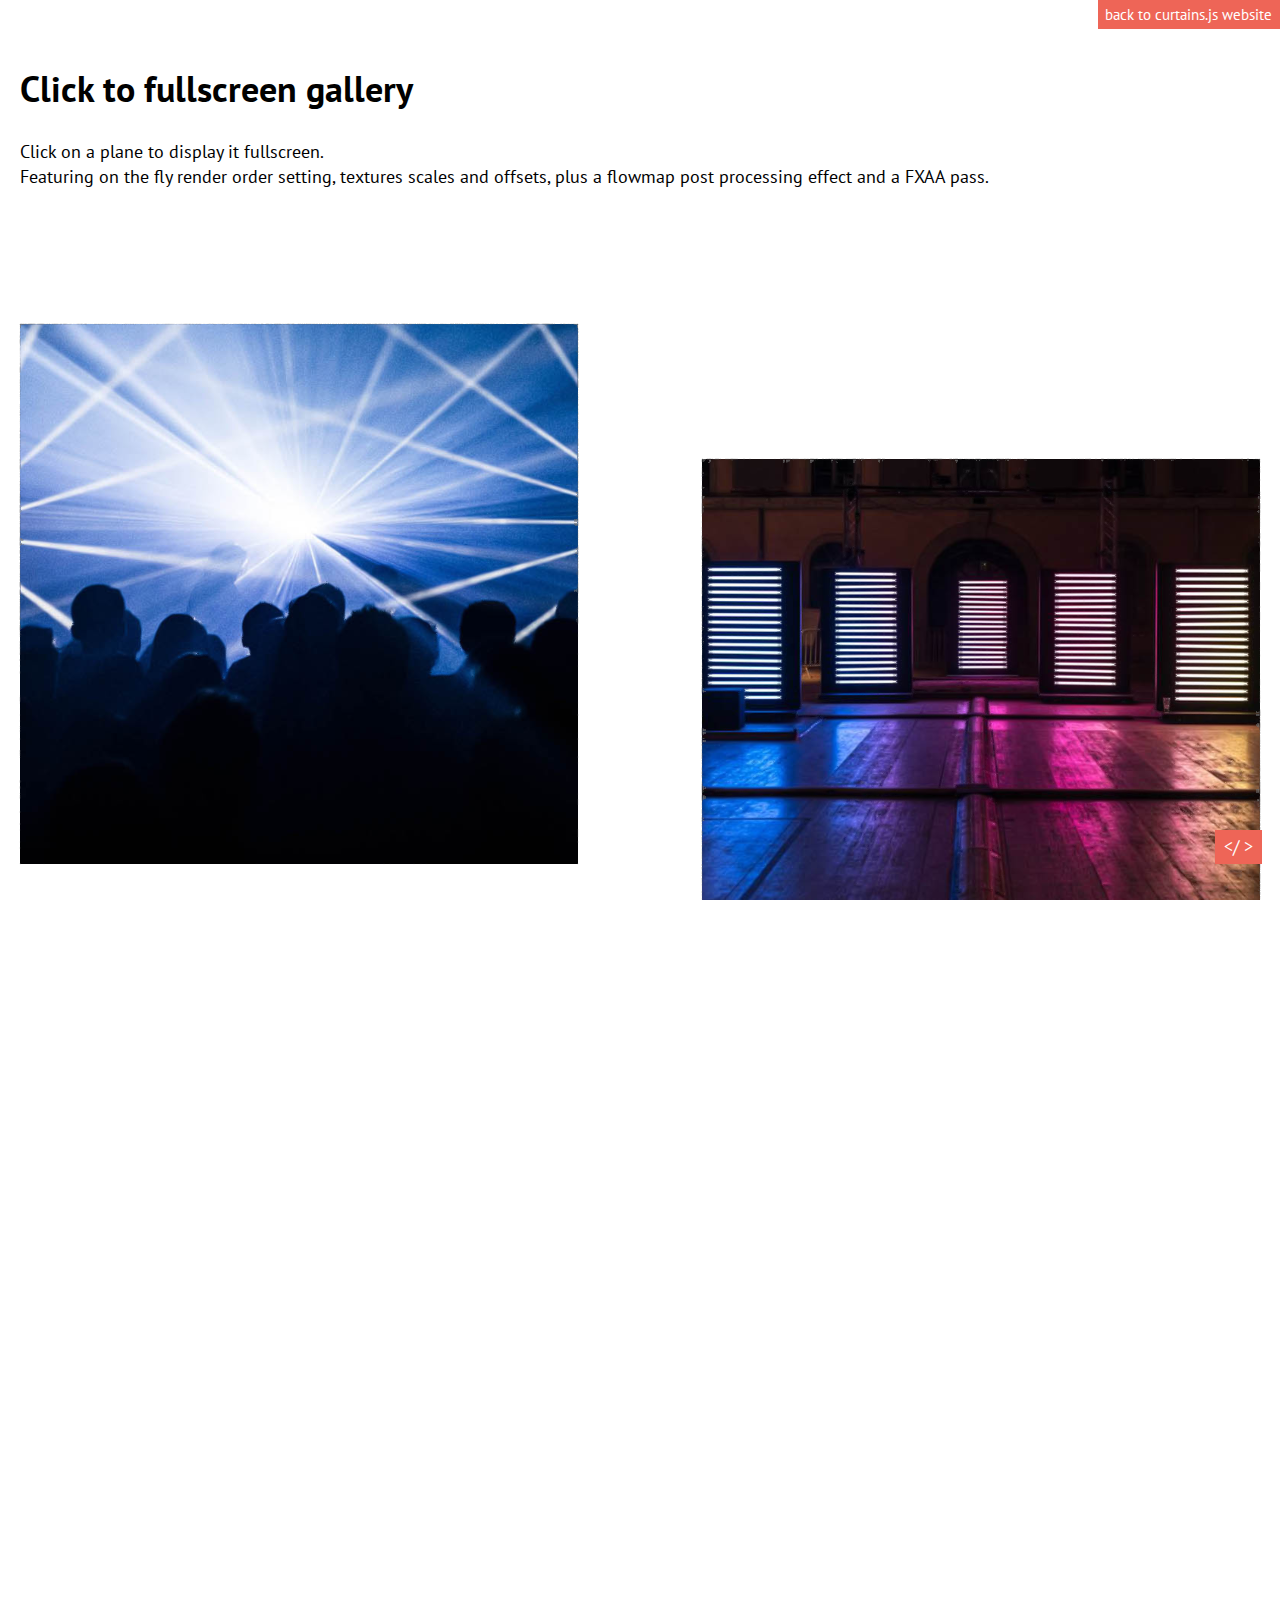
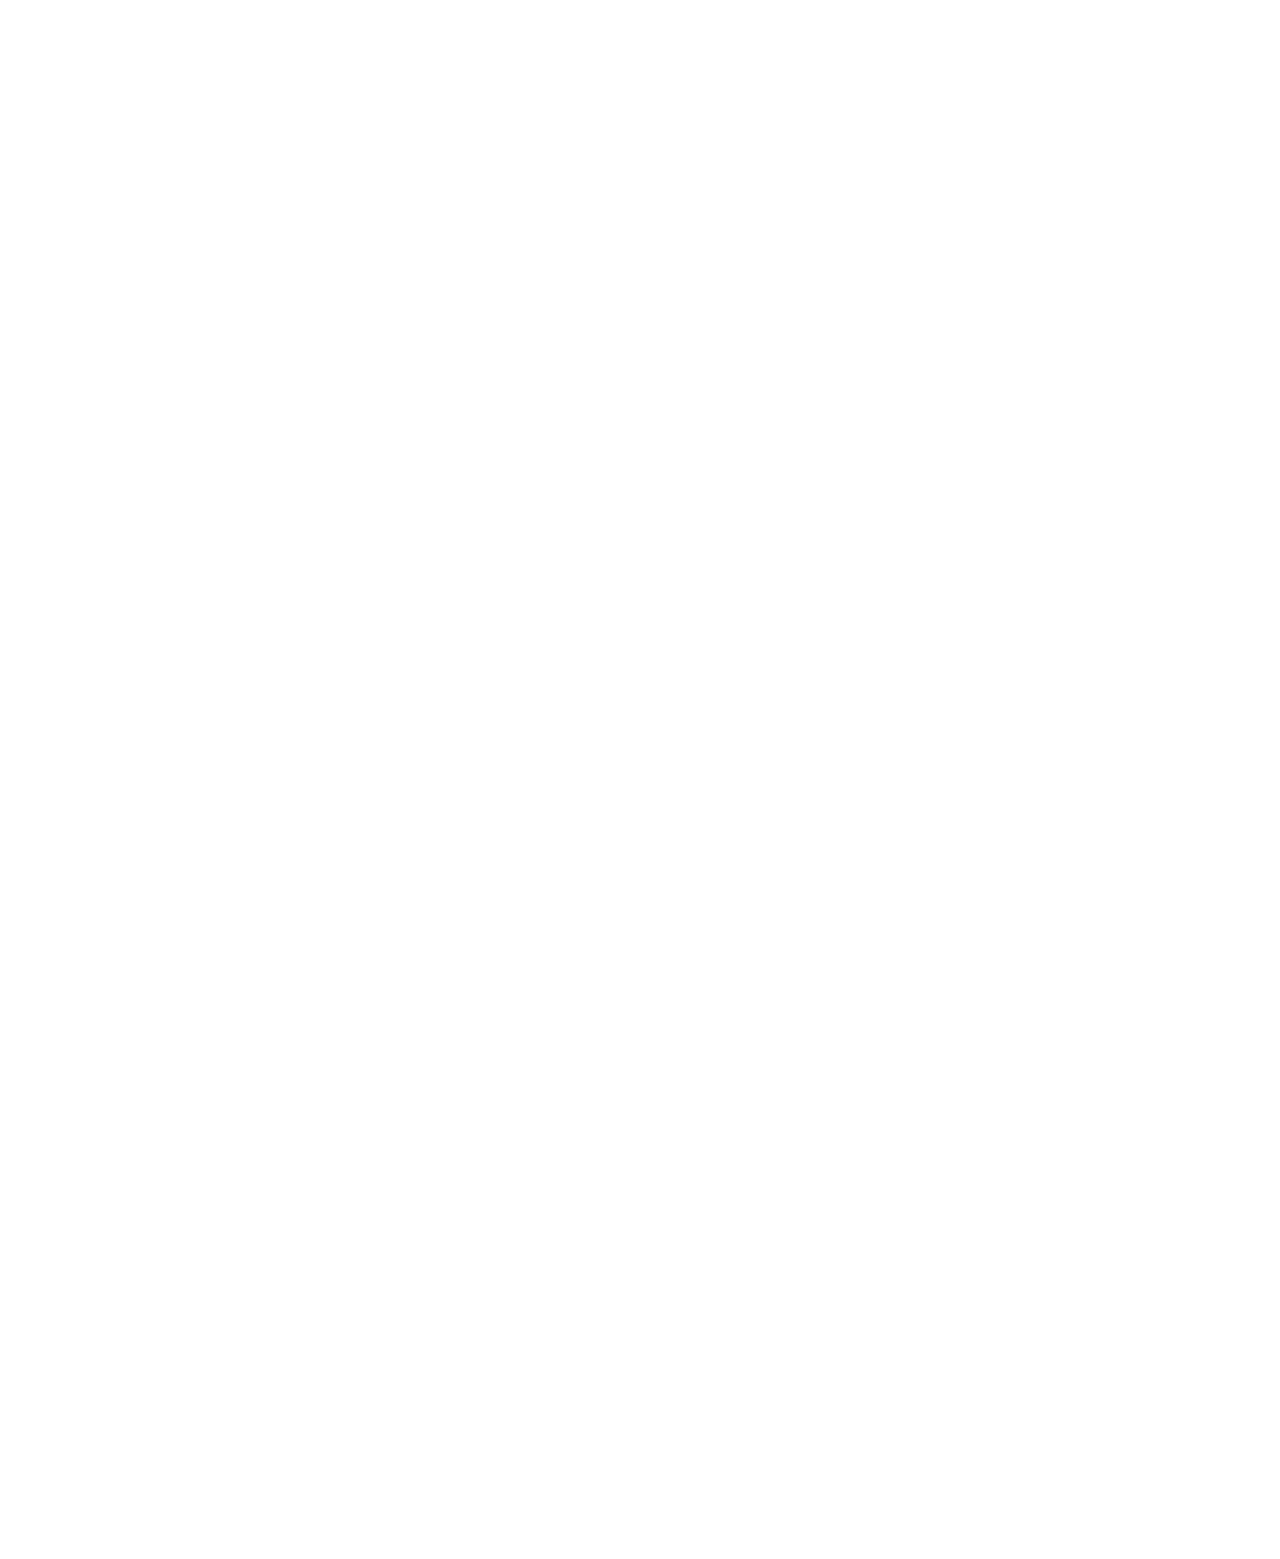
<file: curtainsjs-master/examples/gsap-click-to-fullscreen-gallery/index.html>
<!DOCTYPE html>
<html>
<head>
	<meta charset="utf-8">
	<meta name="viewport" content="width=device-width, initial-scale=1.0, maximum-scale=1.0, user-scalable=no">

	<!-- Metas -->
	<title>curtains.js | GSAP click to fullscreen gallery example</title>
	<meta name="description" content="WebGL click to fullscreen gallery with GSAP and curtains.js">
	<link rel="canonical" href="https://www.curtainsjs.com/examples/gsap-click-to-fullscreen-gallery/index.html">

	<!-- Facebook OG -->
	<meta property="og:title" content="curtains.js | GSAP click to fullscreen gallery example">
	<meta property="og:type" content="website">
	<meta property="og:description" content="WebGL click to fullscreen gallery with GSAP and curtains.js">
	<meta property="og:url" content="https://www.curtainsjs.com/examples/gsap-click-to-fullscreen-gallery/index.html">
	<meta property="og:image" content="https://www.curtainsjs.com/images/curtains-js-logo.jpg">

	<!-- Twitter card -->
	<meta name="twitter:card" content="summary_large_image">
	<meta name="twitter:site" content="@martinlaxenaire">
	<meta name="twitter:creator" content="@martinlaxenaire">
	<meta name="twitter:title" content="curtains.js | GSAP click to fullscreen gallery example">
	<meta name="twitter:description" content="WebGL click to fullscreen gallery with GSAP and curtains.js">
	<meta name="twitter:image" content="https://www.curtainsjs.com/images/curtains-js-logo.jpg">

	<!-- Favicon -->
	<link rel="apple-touch-icon" sizes="180x180" href="../../images/favicons/apple-touch-icon.png">
	<link rel="icon" type="image/png" sizes="32x32" href="../../images/favicons/favicon-32x32.png">
	<link rel="icon" type="image/png" sizes="16x16" href="../../images/favicons/favicon-16x16.png">
	<link rel="manifest" href="../../images/favicons/site.webmanifest">
	<link rel="mask-icon" href="../../images/favicons/safari-pinned-tab.svg" color="#202340">
	<link rel="shortcut icon" href="../../images/favicons/favicon.ico">
	<meta name="msapplication-TileColor" content="#202340">
	<meta name="msapplication-config" content="../../images/favicons/browserconfig.xml">
	<meta name="theme-color" content="#202340">

	<link href="https://fonts.googleapis.com/css?family=PT+Sans:400,700" rel="stylesheet">
	<link rel="stylesheet" href="style.css" type="text/css">
</head>
<body>
<div id="page-wrap">

	<div id="canvas"></div>

	<a href="https://www.curtainsjs.com/" title="back to curtains.js website" id="back-to-lib-link" target="_blank">back to curtains.js website</a>

    <a href="https://github.com/martinlaxenaire/curtainsjs/blob/master/examples/gsap-click-to-fullscreen-gallery/js/click.to.fullscreen.gallery.setup.js" title="Show source code" id="source-code-link" target="_blank">&lt;/ &gt;</a>

    <button id="close-button">
        X Close
    </button>


    <div id="content">

        <h1>Click to fullscreen gallery</h1>

		<p>
            Click on a plane to display it fullscreen.<br />
			Featuring on the fly render order setting, textures scales and offsets, plus a flowmap post processing effect and a FXAA pass.
		</p>
		<div id="planes">

			<div class="plane-wrapper">
                <div class="plane">
                    <img src="../medias/plane-texture-1.jpg" crossorigin="" data-sampler="planeTexture" />
                </div>
			</div>

			<div class="plane-wrapper">
                <div class="plane">
                    <img src="../medias/plane-texture-2.jpg" crossorigin="" data-sampler="planeTexture" />
                </div>
			</div>

			<div class="plane-wrapper">
                <div class="plane">
                    <img src="../medias/plane-texture-3.jpg" crossorigin="" data-sampler="planeTexture" />
                </div>
			</div>

			<div class="plane-wrapper">
                <div class="plane">
                    <img src="../medias/plane-texture-4.jpg" crossorigin="" data-sampler="planeTexture" />
                </div>
			</div>

            <div class="plane-wrapper">
                <div class="plane">
                    <img src="../medias/plane-texture-1.jpg" crossorigin="" data-sampler="planeTexture" />
                </div>
            </div>

            <div class="plane-wrapper">
                <div class="plane">
                    <img src="../medias/plane-texture-2.jpg" crossorigin="" data-sampler="planeTexture" />
                </div>
            </div>

            <div class="plane-wrapper">
                <div class="plane">
                    <img src="../medias/plane-texture-3.jpg" crossorigin="" data-sampler="planeTexture" />
                </div>
            </div>

            <div class="plane-wrapper">
                <div class="plane">
                    <img src="../medias/plane-texture-4.jpg" crossorigin="" data-sampler="planeTexture" />
                </div>
            </div>

		</div>


	</div>
</div>


<script src="js/gsap.min.js" type="text/javascript"></script>
<script src="js/click.to.fullscreen.gallery.setup.js" type="module"></script>

<!-- Global site tag (gtag.js) - Google Analytics -->
<script async src="https://www.googletagmanager.com/gtag/js?id=UA-141413267-1"></script>
<script>
    window.dataLayer = window.dataLayer || [];
    function gtag(){dataLayer.push(arguments);}
    gtag('js', new Date());

    gtag('config', 'UA-141413267-1');
</script>

</body>
</html>
</file>
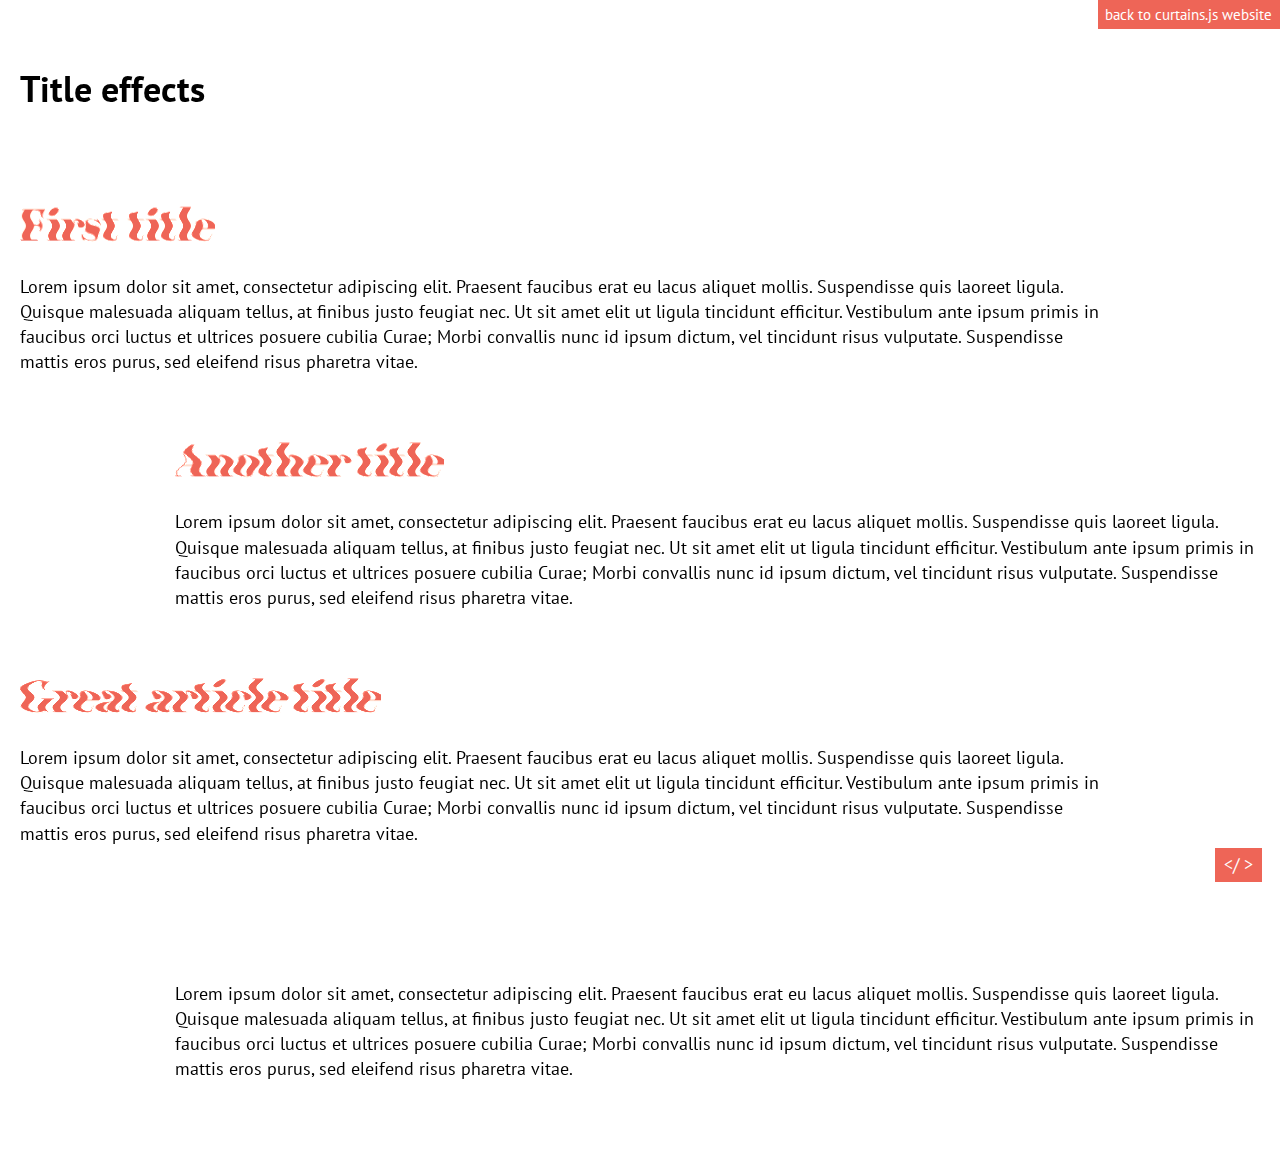
<file: curtainsjs-master/examples/multiple-planes-canvas-text/index.html>
<!DOCTYPE html>
<html>
	<head>
		<meta charset="utf-8">
		<meta name="viewport" content="width=device-width, initial-scale=1.0, maximum-scale=1.0, user-scalable=no">

		<!-- Metas -->
		<title>curtains.js | Multiple planes canvas text</title>
		<meta name="description" content="Using curtains.js to enhance HTML title elements with WebGL capabilities.">
		<link rel="canonical" href="https://www.curtainsjs.com/examples/multiple-planes-canvas-text/index.html">

		<!-- Facebook OG -->
		<meta property="og:title" content="curtains.js | Multiple planes canvas text example">
		<meta property="og:type" content="website">
		<meta property="og:description" content="Using curtains.js to enhance HTML title elements with WebGL capabilities.">
		<meta property="og:url" content="https://www.curtainsjs.com/examples/multiple-planes-canvas-text/index.html">
		<meta property="og:image" content="https://www.curtainsjs.com/images/curtains-js-logo.jpg">

		<!-- Twitter card -->
		<meta name="twitter:card" content="summary_large_image">
		<meta name="twitter:site" content="@martinlaxenaire">
		<meta name="twitter:creator" content="@martinlaxenaire">
		<meta name="twitter:title" content="curtains.js | Multiple planes canvas text example">
		<meta name="twitter:description" content="Using curtains.js to enhance HTML title elements with WebGL capabilities.">
		<meta name="twitter:image" content="https://www.curtainsjs.com/images/curtains-js-logo.jpg">

		<!-- Favicon -->
		<link rel="apple-touch-icon" sizes="180x180" href="../../images/favicons/apple-touch-icon.png">
		<link rel="icon" type="image/png" sizes="32x32" href="../../images/favicons/favicon-32x32.png">
		<link rel="icon" type="image/png" sizes="16x16" href="../../images/favicons/favicon-16x16.png">
		<link rel="manifest" href="../../images/favicons/site.webmanifest">
		<link rel="mask-icon" href="../../images/favicons/safari-pinned-tab.svg" color="#202340">
		<link rel="shortcut icon" href="../../images/favicons/favicon.ico">
		<meta name="msapplication-TileColor" content="#202340">
		<meta name="msapplication-config" content="../../images/favicons/browserconfig.xml">
		<meta name="theme-color" content="#202340">

		<link href="https://fonts.googleapis.com/css?family=PT+Sans:400" rel="stylesheet">
		<link href="https://fonts.googleapis.com/css?family=Abril+Fatface" rel="stylesheet">
		<link rel="stylesheet" href="style.css" type="text/css">
	</head>
	<body>
        <div id="page-wrap">

            <div id="canvas"></div>

            <a href="https://www.curtainsjs.com/" title="back to curtains.js website" id="back-to-lib-link" target="_blank">back to curtains.js website</a>

            <a href="https://github.com/martinlaxenaire/curtainsjs/blob/master/examples/multiple-planes-canvas-text/js/multiple.planes.canvas.setup.js" title="Show source code" id="source-code-link" target="_blank">&lt;/ &gt;</a>

            <div id="content">

                <h1>Title effects</h1>

                <div id="planes">

                    <div class="plane-wrapper">
                        <h2 class="plane-title">First title</h2>
                        <p>
                            Lorem ipsum dolor sit amet, consectetur adipiscing elit. Praesent faucibus erat eu lacus aliquet mollis. Suspendisse quis laoreet ligula. Quisque malesuada aliquam tellus, at finibus justo feugiat nec. Ut sit amet elit ut ligula tincidunt efficitur. Vestibulum ante ipsum primis in faucibus orci luctus et ultrices posuere cubilia Curae; Morbi convallis nunc id ipsum dictum, vel tincidunt risus vulputate. Suspendisse mattis eros purus, sed eleifend risus pharetra vitae.
                        </p>
                    </div>

                    <div class="plane-wrapper">
                        <h2 class="plane-title">Another title</h2>
                        <p>
                            Lorem ipsum dolor sit amet, consectetur adipiscing elit. Praesent faucibus erat eu lacus aliquet mollis. Suspendisse quis laoreet ligula. Quisque malesuada aliquam tellus, at finibus justo feugiat nec. Ut sit amet elit ut ligula tincidunt efficitur. Vestibulum ante ipsum primis in faucibus orci luctus et ultrices posuere cubilia Curae; Morbi convallis nunc id ipsum dictum, vel tincidunt risus vulputate. Suspendisse mattis eros purus, sed eleifend risus pharetra vitae.
                        </p>
                    </div>

                    <div class="plane-wrapper">
                        <h2 class="plane-title">Great article title</h2>
                        <p>
                            Lorem ipsum dolor sit amet, consectetur adipiscing elit. Praesent faucibus erat eu lacus aliquet mollis. Suspendisse quis laoreet ligula. Quisque malesuada aliquam tellus, at finibus justo feugiat nec. Ut sit amet elit ut ligula tincidunt efficitur. Vestibulum ante ipsum primis in faucibus orci luctus et ultrices posuere cubilia Curae; Morbi convallis nunc id ipsum dictum, vel tincidunt risus vulputate. Suspendisse mattis eros purus, sed eleifend risus pharetra vitae.
                        </p>
                    </div>

                    <div class="plane-wrapper">
                        <h2 class="plane-title">Last title</h2>
                        <p>
                            Lorem ipsum dolor sit amet, consectetur adipiscing elit. Praesent faucibus erat eu lacus aliquet mollis. Suspendisse quis laoreet ligula. Quisque malesuada aliquam tellus, at finibus justo feugiat nec. Ut sit amet elit ut ligula tincidunt efficitur. Vestibulum ante ipsum primis in faucibus orci luctus et ultrices posuere cubilia Curae; Morbi convallis nunc id ipsum dictum, vel tincidunt risus vulputate. Suspendisse mattis eros purus, sed eleifend risus pharetra vitae.
                        </p>
                    </div>

                </div>


            </div>
        </div>


		<script src="js/multiple.planes.canvas.setup.js" type="module"></script>

		<!-- Global site tag (gtag.js) - Google Analytics -->
		<script async src="https://www.googletagmanager.com/gtag/js?id=UA-141413267-1"></script>
		<script>
			window.dataLayer = window.dataLayer || [];
			function gtag(){dataLayer.push(arguments);}
			gtag('js', new Date());

			gtag('config', 'UA-141413267-1');
		</script>

	</body>
</html>
</file>
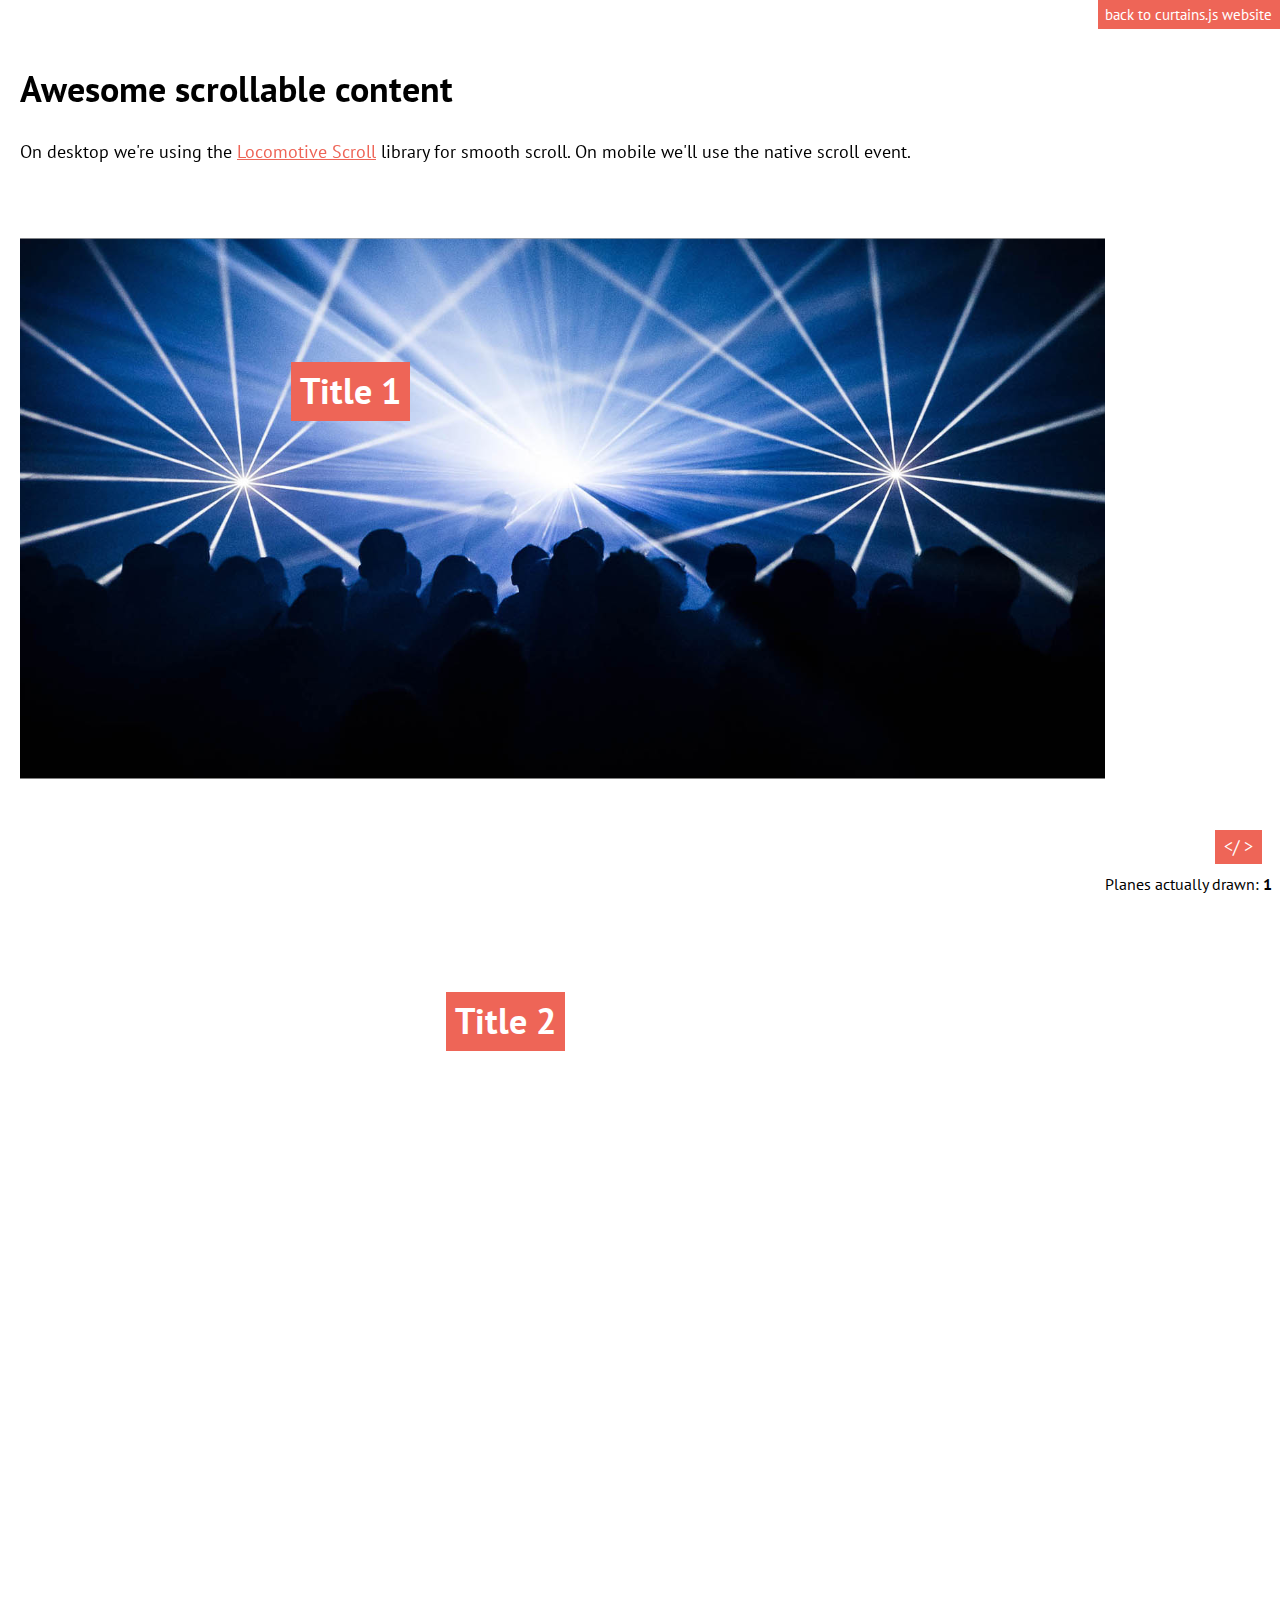
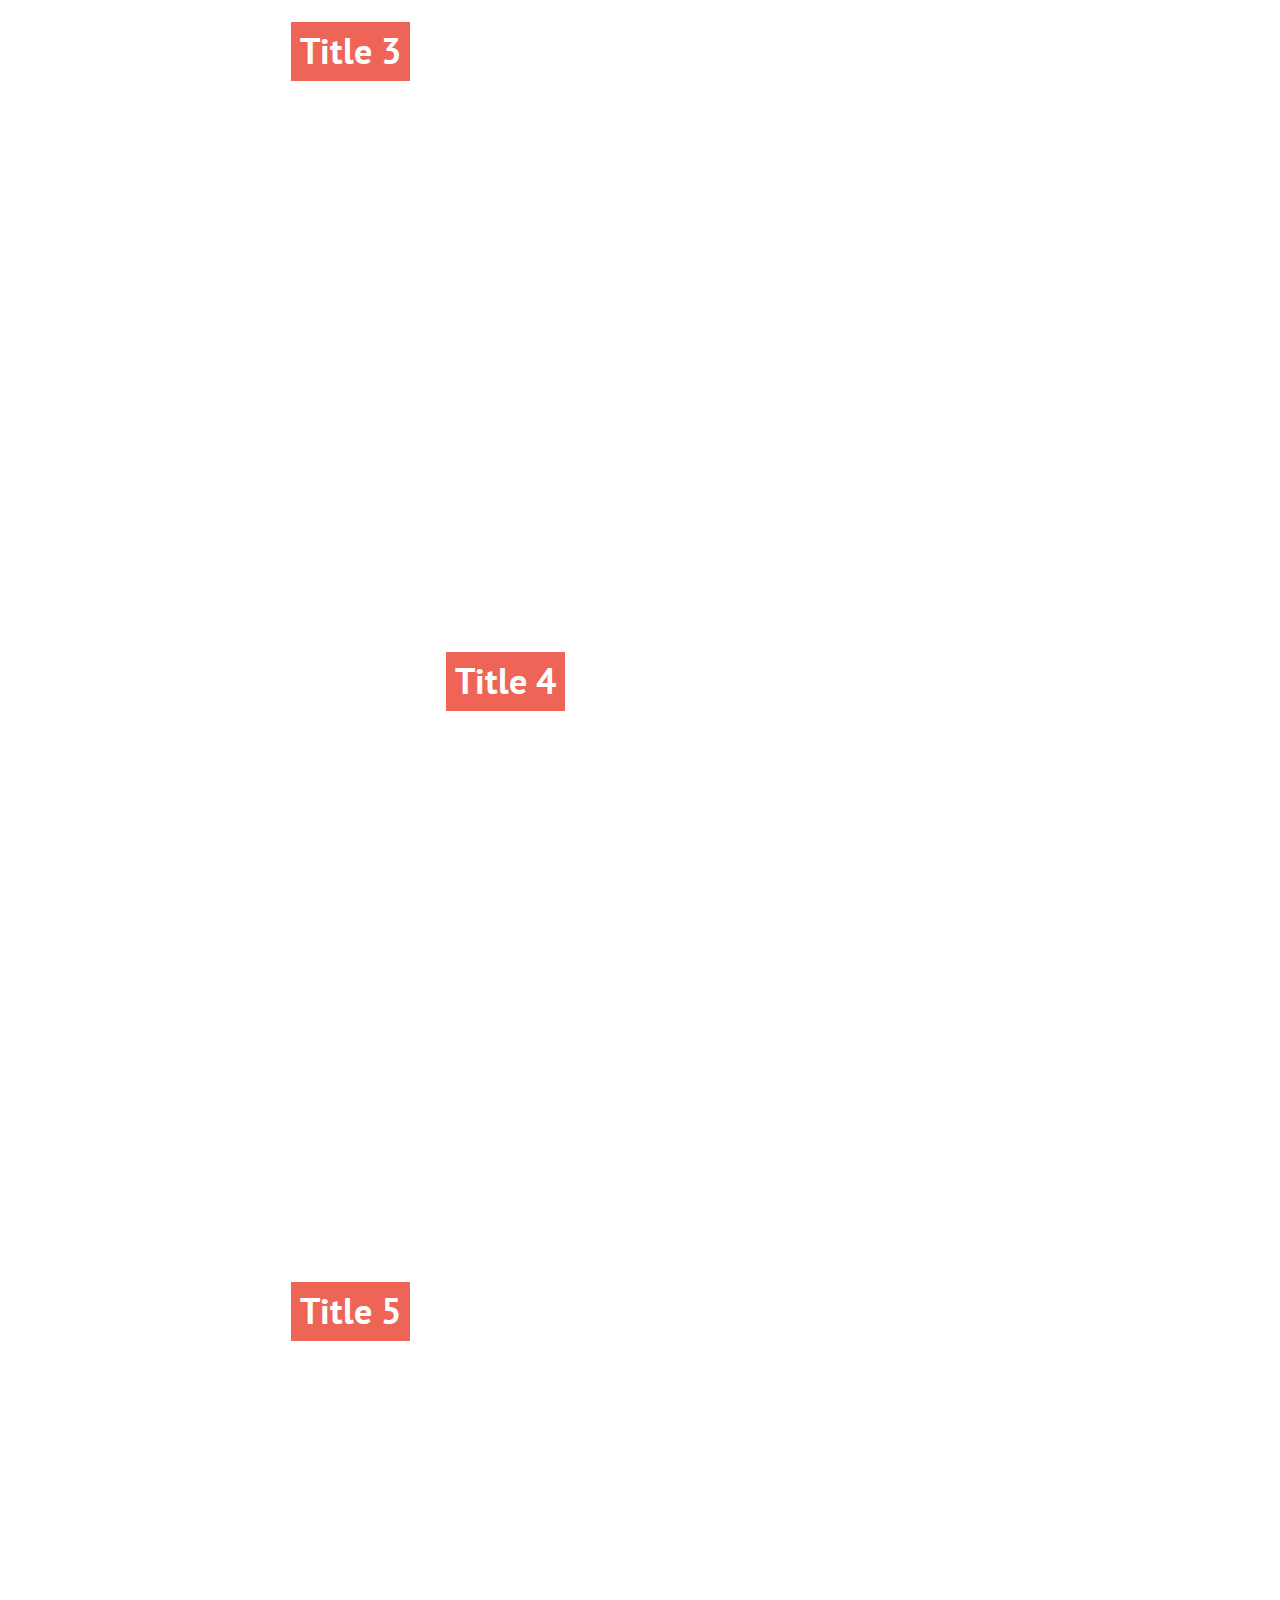
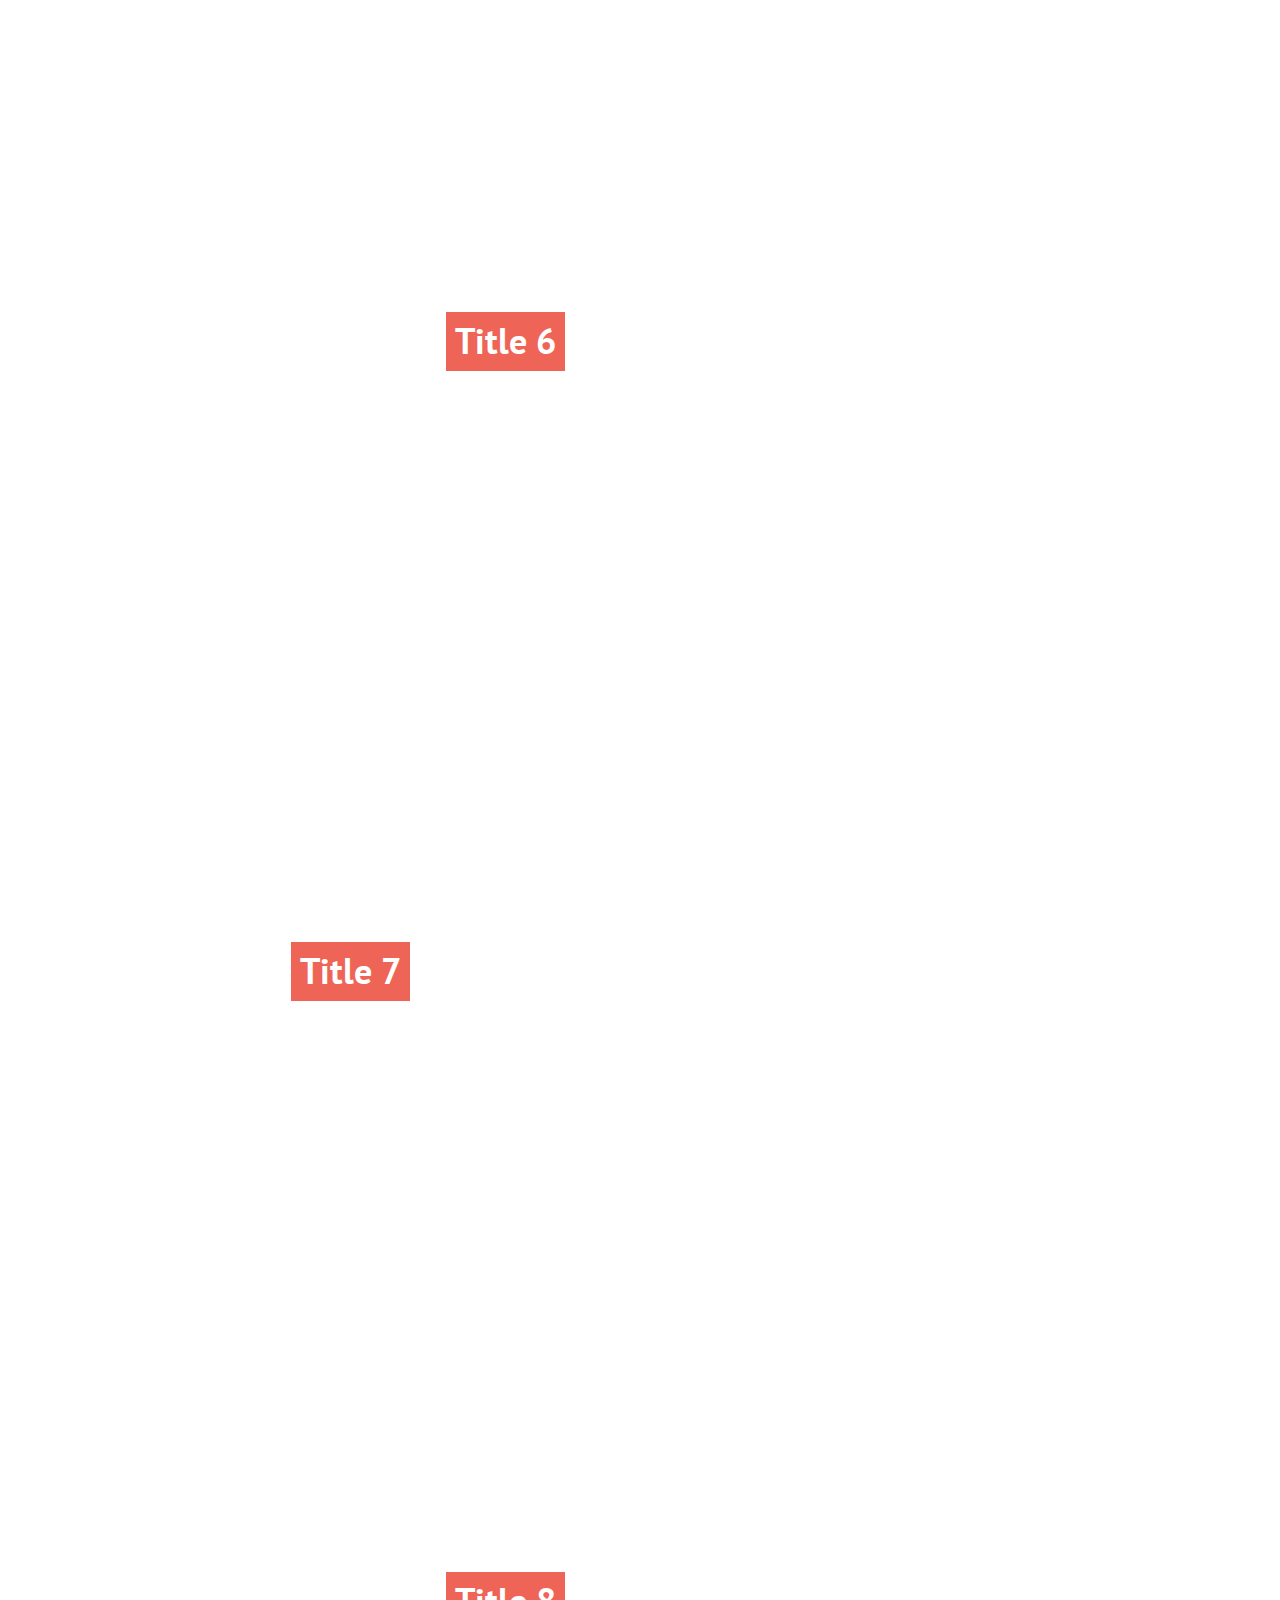
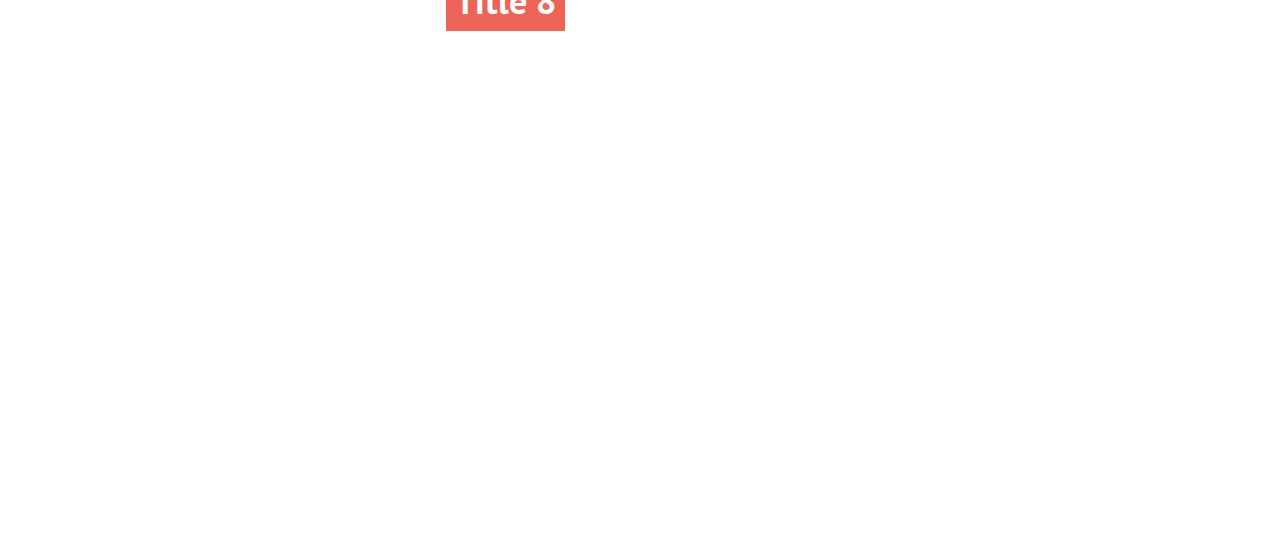
<file: curtainsjs-master/examples/multiple-planes-scroll-effect-custom-scroll/index.html>
<!DOCTYPE html>
<html>
<head>
	<meta charset="utf-8">
	<meta name="viewport" content="width=device-width, initial-scale=1.0, maximum-scale=1.0, user-scalable=no">

	<!-- Metas -->
	<title>curtains.js | Multiple planes scroll effect example with locomotive scroll</title>
	<meta name="description" content="WebGL scroll effect on multiple planes with curtains.js and locomotive scroll.">
	<link rel="canonical" href="https://www.curtainsjs.com/examples/multiple-planes-scroll-effect-custom-scroll/index.html">

	<!-- Facebook OG -->
	<meta property="og:title" content="curtains.js | Multiple planes scroll effect example with locomotive scroll">
	<meta property="og:type" content="website">
	<meta property="og:description" content="WebGL scroll effect on multiple planes with curtains.js and locomotive scroll.">
	<meta property="og:url" content="https://www.curtainsjs.com/examples/multiple-planes-scroll-effect-custom-scroll/index.html">
	<meta property="og:image" content="https://www.curtainsjs.com/images/curtains-js-logo.jpg">

	<!-- Twitter card -->
	<meta name="twitter:card" content="summary_large_image">
	<meta name="twitter:site" content="@martinlaxenaire">
	<meta name="twitter:creator" content="@martinlaxenaire">
	<meta name="twitter:title" content="curtains.js | Multiple planes scroll effect example with locomotive scroll">
	<meta name="twitter:description" content="WebGL scroll effect on multiple planes with curtains.js and locomotive scroll.">
	<meta name="twitter:image" content="https://www.curtainsjs.com/images/curtains-js-logo.jpg">

	<!-- Favicon -->
	<link rel="apple-touch-icon" sizes="180x180" href="../../images/favicons/apple-touch-icon.png">
	<link rel="icon" type="image/png" sizes="32x32" href="../../images/favicons/favicon-32x32.png">
	<link rel="icon" type="image/png" sizes="16x16" href="../../images/favicons/favicon-16x16.png">
	<link rel="manifest" href="../../images/favicons/site.webmanifest">
	<link rel="mask-icon" href="../../images/favicons/safari-pinned-tab.svg" color="#202340">
	<link rel="shortcut icon" href="../../images/favicons/favicon.ico">
	<meta name="msapplication-TileColor" content="#202340">
	<meta name="msapplication-config" content="../../images/favicons/browserconfig.xml">
	<meta name="theme-color" content="#202340">

	<link href="https://fonts.googleapis.com/css?family=PT+Sans:400,700" rel="stylesheet">
	<link rel="stylesheet" href="style.css" type="text/css">
	<link rel="stylesheet" href="locomotive-scroll.min.css" type="text/css">
</head>
<body>
<div id="page-wrap">

	<div id="canvas"></div>

	<a href="https://www.curtainsjs.com/" title="back to curtains.js website" id="back-to-lib-link" target="_blank">back to curtains.js website</a>

    <a href="https://github.com/martinlaxenaire/curtainsjs/blob/master/examples/multiple-planes-scroll-effect-custom-scroll/js/multiple.planes.parallax.setup.js" title="Show source code" id="source-code-link" target="_blank">&lt;/ &gt;</a>

    <div id="debug">
        Planes actually drawn: <strong id="debug-value">0</strong>
    </div>

	<div id="page-content">

        <div id="content">
            <h1>Awesome scrollable content</h1>

            <p>
                On desktop we're using the <a href="https://github.com/locomotivemtl/locomotive-scroll" title="Locomotive Scroll" target="_blank">Locomotive Scroll</a> library for smooth scroll. On mobile we'll use the native scroll event.
            </p>

            <div id="planes">

                <div class="plane-wrapper">
                    <span class="plane-title">Title 1</span>
                    <div class="plane-inner">
                        <div class="plane">
                            <img src="../medias/plane-texture-1.jpg" crossorigin="" data-sampler="planeTexture" />
                        </div>
                    </div>
                </div>

                <div class="plane-wrapper">
                    <span class="plane-title">Title 2</span>
                    <div class="plane-inner">
                        <div class="plane">
                            <img src="../medias/plane-texture-2.jpg" crossorigin="" data-sampler="planeTexture" />
                        </div>
                    </div>
                </div>

                <div class="plane-wrapper">
                    <span class="plane-title">Title 3</span>
                    <div class="plane-inner">
                        <div class="plane">
                            <img src="../medias/plane-texture-3.jpg" crossorigin="" data-sampler="planeTexture" />
                        </div>
                    </div>
                </div>

                <div class="plane-wrapper">
                    <span class="plane-title">Title 4</span>
                    <div class="plane-inner">
                        <div class="plane">
                            <img src="../medias/plane-texture-4.jpg" crossorigin="" data-sampler="planeTexture" />
                        </div>
                    </div>
                </div>

                <div class="plane-wrapper">
                    <span class="plane-title">Title 5</span>
                    <div class="plane-inner">
                        <div class="plane">
                            <img src="../medias/plane-texture-1.jpg" crossorigin="" data-sampler="planeTexture" />
                        </div>
                    </div>
                </div>

                <div class="plane-wrapper">
                    <span class="plane-title">Title 6</span>
                    <div class="plane-inner">
                        <div class="plane">
                            <img src="../medias/plane-texture-2.jpg" crossorigin="" data-sampler="planeTexture" />
                        </div>
                    </div>
                </div>

                <div class="plane-wrapper">
                    <span class="plane-title">Title 7</span>
                    <div class="plane-inner">
                        <div class="plane">
                            <img src="../medias/plane-texture-3.jpg" crossorigin="" data-sampler="planeTexture" />
                        </div>
                    </div>
                </div>

                <div class="plane-wrapper">
                    <span class="plane-title">Title 8</span>
                    <div class="plane-inner">
                        <div class="plane">
                            <img src="../medias/plane-texture-4.jpg" crossorigin="" data-sampler="planeTexture" />
                        </div>
                    </div>
                </div>

            </div>
        </div>

	</div>
</div>

<script src="js/locomotive-scroll.min.js" type="text/javascript"></script>
<script src="js/multiple.planes.parallax.setup.js" type="module"></script>

<!-- Global site tag (gtag.js) - Google Analytics -->
<script async src="https://www.googletagmanager.com/gtag/js?id=UA-141413267-1"></script>
<script>
    window.dataLayer = window.dataLayer || [];
    function gtag(){dataLayer.push(arguments);}
    gtag('js', new Date());

    gtag('config', 'UA-141413267-1');
</script>

</body>
</html>
</file>
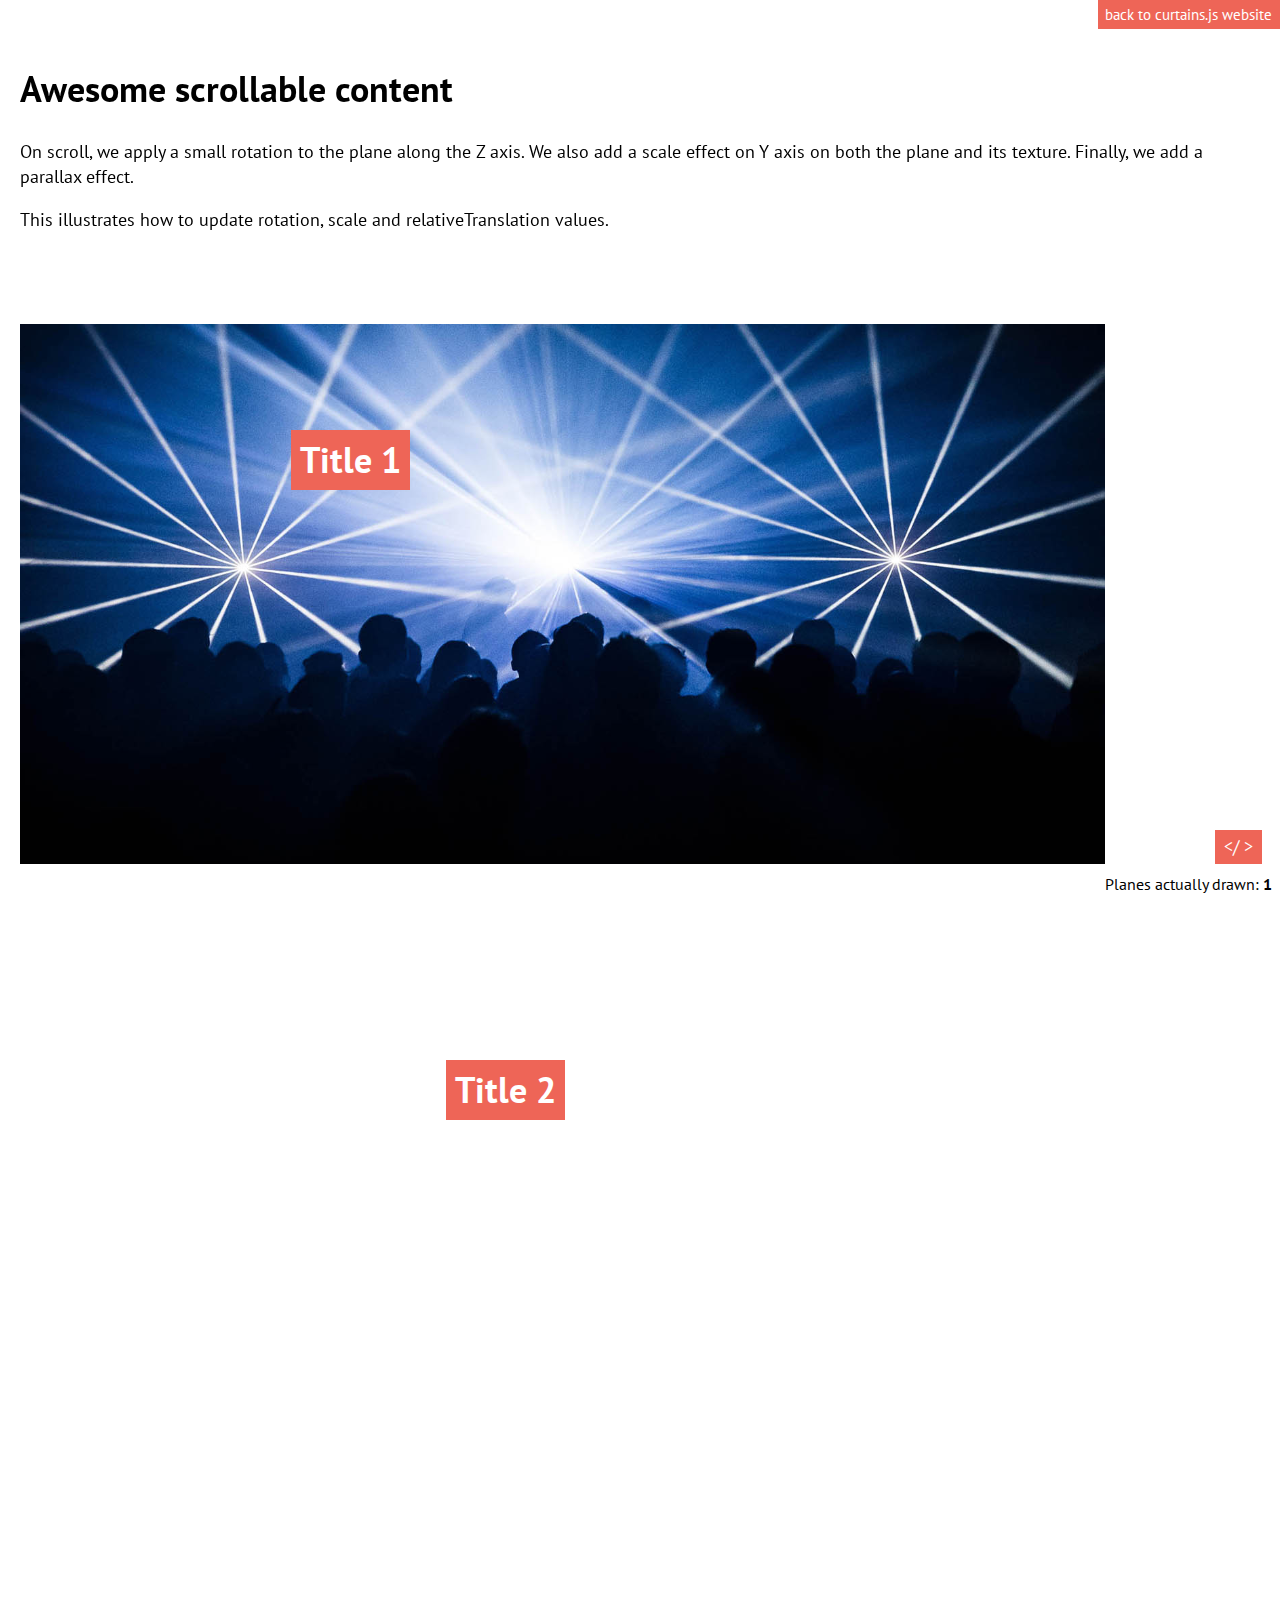
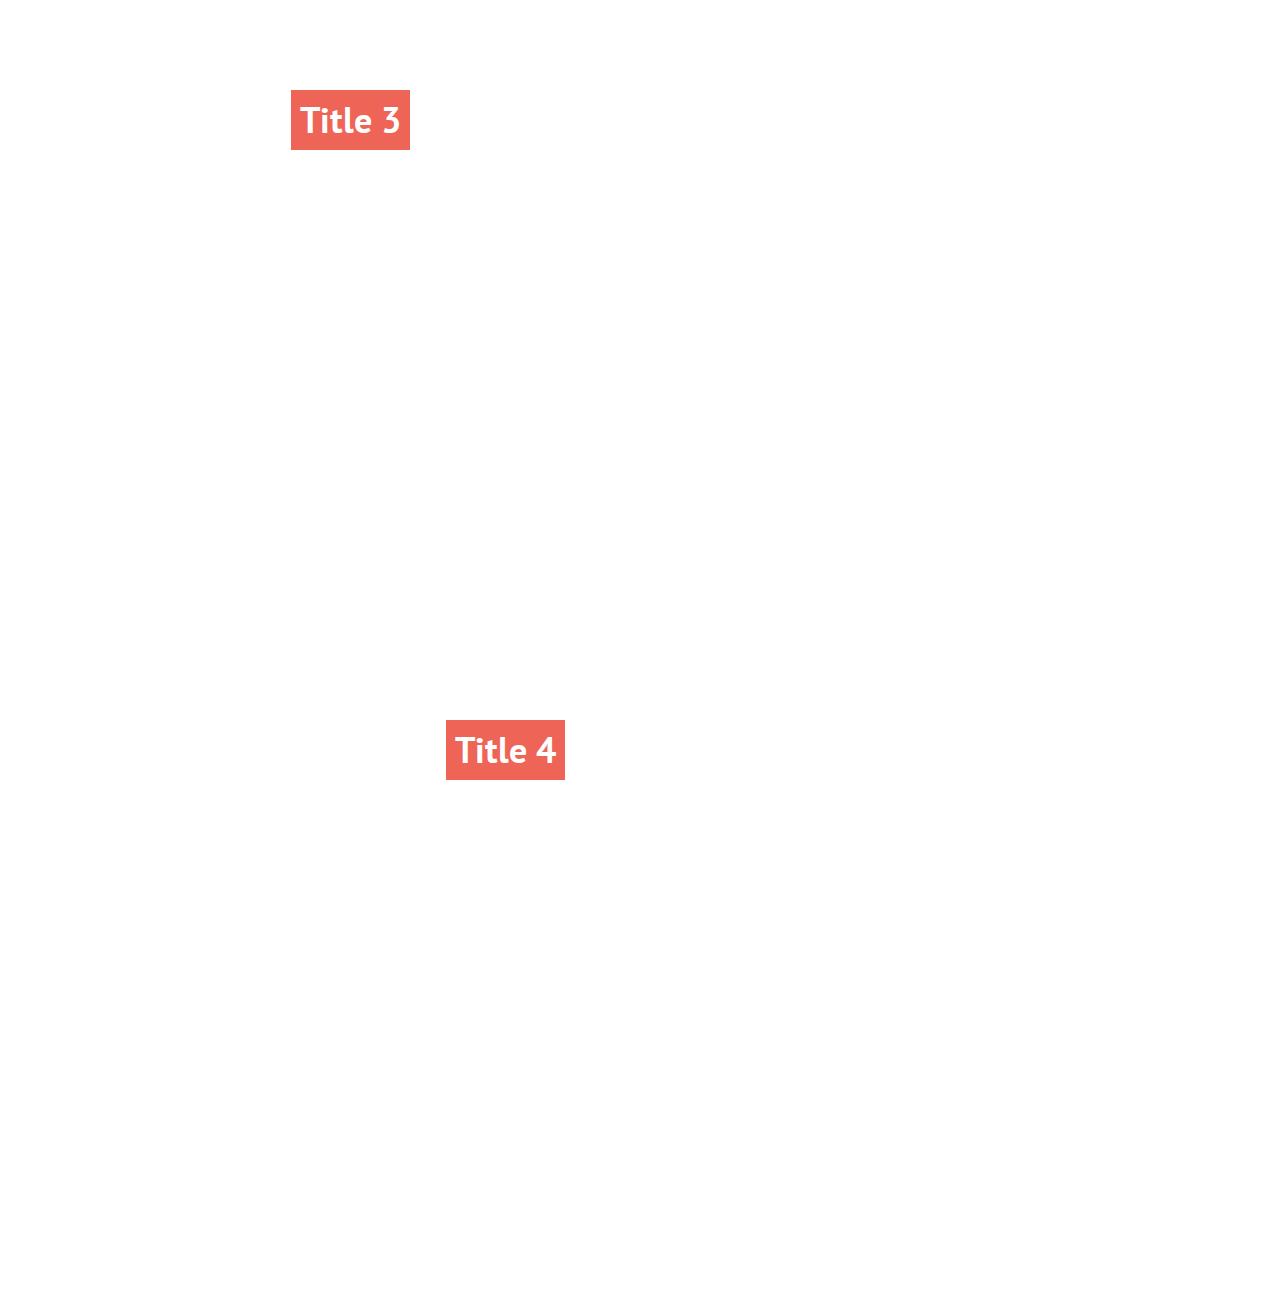
<file: curtainsjs-master/examples/multiple-planes-scroll-effect/index.html>
<!DOCTYPE html>
<html>
<head>
	<meta charset="utf-8">
	<meta name="viewport" content="width=device-width, initial-scale=1.0, maximum-scale=1.0, user-scalable=no">

	<!-- Metas -->
	<title>curtains.js | Multiple planes scroll effect example</title>
	<meta name="description" content="WebGL scroll effect on multiple planes with curtains.js">
	<link rel="canonical" href="https://www.curtainsjs.com/examples/multiple-planes-scroll-effect/index.html">

	<!-- Facebook OG -->
	<meta property="og:title" content="curtains.js | Multiple planes scroll effect example">
	<meta property="og:type" content="website">
	<meta property="og:description" content="WebGL scroll effect on multiple planes with curtains.js">
	<meta property="og:url" content="https://www.curtainsjs.com/examples/multiple-planes-scroll-effect/index.html">
	<meta property="og:image" content="https://www.curtainsjs.com/images/curtains-js-logo.jpg">

	<!-- Twitter card -->
	<meta name="twitter:card" content="summary_large_image">
	<meta name="twitter:site" content="@martinlaxenaire">
	<meta name="twitter:creator" content="@martinlaxenaire">
	<meta name="twitter:title" content="curtains.js | Multiple planes scroll effect example">
	<meta name="twitter:description" content="WebGL scroll effect on multiple planes with curtains.js">
	<meta name="twitter:image" content="https://www.curtainsjs.com/images/curtains-js-logo.jpg">

	<!-- Favicon -->
	<link rel="apple-touch-icon" sizes="180x180" href="../../images/favicons/apple-touch-icon.png">
	<link rel="icon" type="image/png" sizes="32x32" href="../../images/favicons/favicon-32x32.png">
	<link rel="icon" type="image/png" sizes="16x16" href="../../images/favicons/favicon-16x16.png">
	<link rel="manifest" href="../../images/favicons/site.webmanifest">
	<link rel="mask-icon" href="../../images/favicons/safari-pinned-tab.svg" color="#202340">
	<link rel="shortcut icon" href="../../images/favicons/favicon.ico">
	<meta name="msapplication-TileColor" content="#202340">
	<meta name="msapplication-config" content="../../images/favicons/browserconfig.xml">
	<meta name="theme-color" content="#202340">

	<link href="https://fonts.googleapis.com/css?family=PT+Sans:400,700" rel="stylesheet">
	<link rel="stylesheet" href="style.css" type="text/css">
</head>
<body>
<div id="page-wrap">

	<div id="canvas"></div>

	<a href="https://www.curtainsjs.com/" title="back to curtains.js website" id="back-to-lib-link" target="_blank">back to curtains.js website</a>

    <a href="https://github.com/martinlaxenaire/curtainsjs/blob/master/examples/multiple-planes-scroll-effect/js/multiple.planes.parallax.setup.js" title="Show source code" id="source-code-link" target="_blank">&lt;/ &gt;</a>

	<div id="content">

		<h1>Awesome scrollable content</h1>

		<p>
			On scroll, we apply a small rotation to the plane along the Z axis. We also add a scale effect on Y axis on both the plane and its texture. Finally, we add a parallax effect.<br />
		</p>
		<p>
			This illustrates how to update rotation, scale and relativeTranslation values.
		</p>

		<div id="debug">
			Planes actually drawn: <strong id="debug-value">0</strong>
		</div>

		<div id="planes">

			<div class="plane-wrapper">
				<span class="plane-title">Title 1</span>
				<div class="plane-inner">
					<div class="plane">
						<img src="../medias/plane-texture-1.jpg" crossorigin="" data-sampler="planeTexture" />
					</div>
				</div>
			</div>

			<div class="plane-wrapper">
				<span class="plane-title">Title 2</span>
				<div class="plane-inner">
					<div class="plane">
						<img src="../medias/plane-texture-2.jpg" crossorigin="" data-sampler="planeTexture" />
					</div>
				</div>
			</div>

			<div class="plane-wrapper">
				<span class="plane-title">Title 3</span>
				<div class="plane-inner">
					<div class="plane">
						<img src="../medias/plane-texture-3.jpg" crossorigin="" data-sampler="planeTexture" />
					</div>
				</div>
			</div>

			<div class="plane-wrapper">
				<span class="plane-title">Title 4</span>
				<div class="plane-inner">
					<div class="plane">
						<img src="../medias/plane-texture-4.jpg" crossorigin="" data-sampler="planeTexture" />
					</div>
				</div>
			</div>

		</div>


	</div>
</div>

<script src="js/multiple.planes.parallax.setup.js" type="module"></script>

<!-- Global site tag (gtag.js) - Google Analytics -->
<script async src="https://www.googletagmanager.com/gtag/js?id=UA-141413267-1"></script>
<script>
    window.dataLayer = window.dataLayer || [];
    function gtag(){dataLayer.push(arguments);}
    gtag('js', new Date());

    gtag('config', 'UA-141413267-1');
</script>

</body>
</html>
</file>
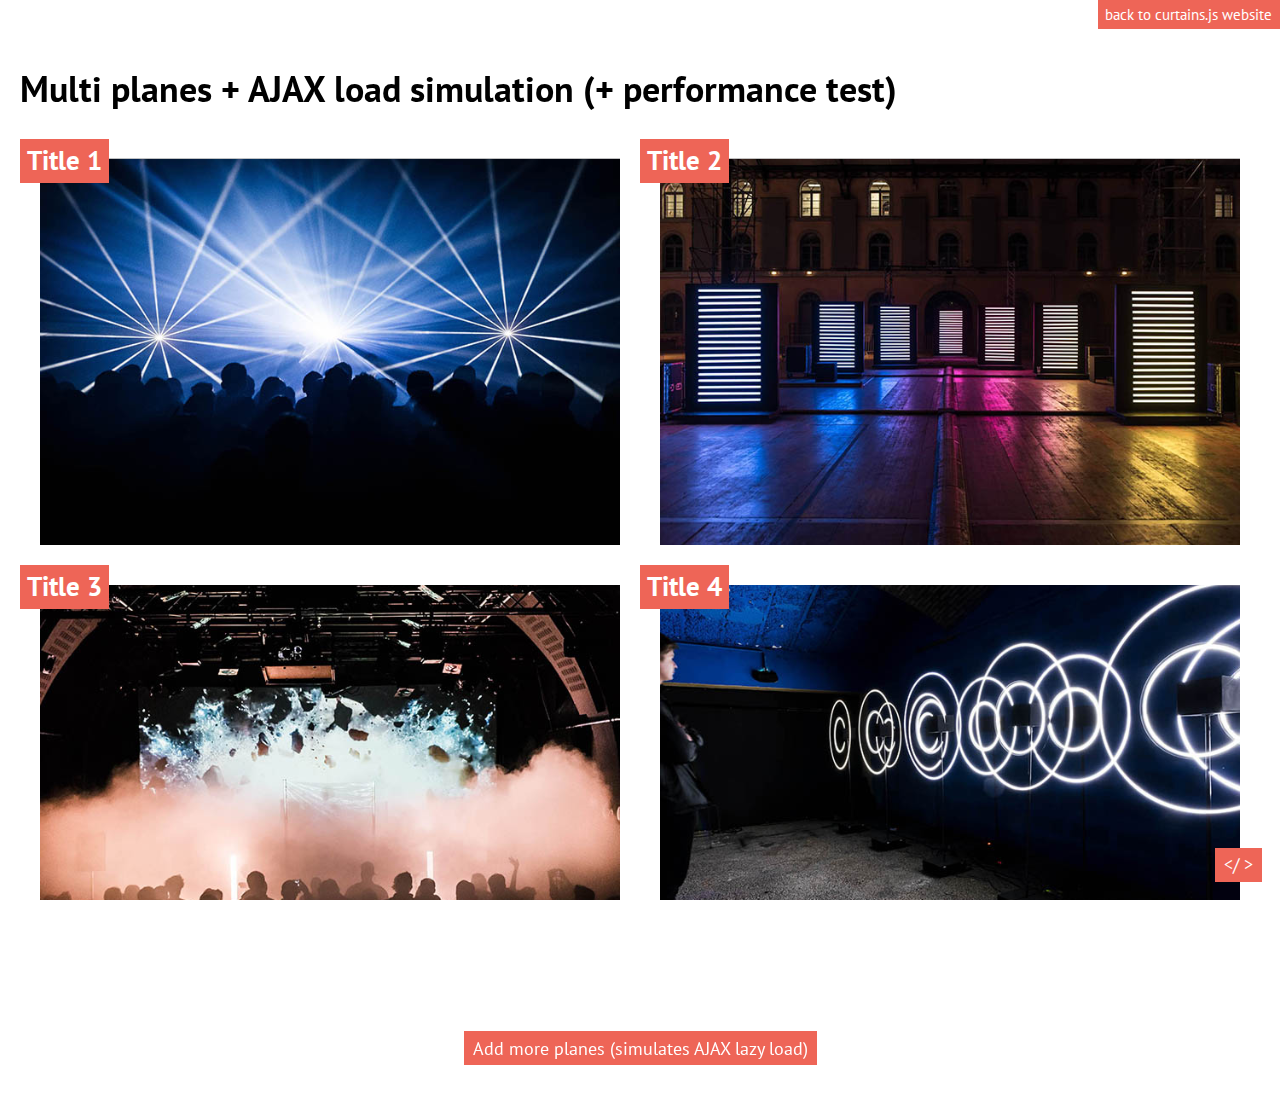
<file: curtainsjs-master/examples/multiple-planes/index.html>
<!DOCTYPE html>
<html>
<head>
	<meta charset="utf-8">
	<meta name="viewport" content="width=device-width, initial-scale=1.0, maximum-scale=1.0, user-scalable=no">

	<!-- Metas -->
	<title>curtains.js | Multiple planes example</title>
	<meta name="description" content="Displaying multiple WebGL planes and simulating an AJAX lazy loading with curtains.js">
	<link rel="canonical" href="https://www.curtainsjs.com/examples/multiple-planes/index.html">

	<!-- Facebook OG -->
	<meta property="og:title" content="curtains.js | Multiple planes example">
	<meta property="og:type" content="website">
	<meta property="og:description" content="Displaying multiple WebGL planes and simulating an AJAX lazy loading with curtains.js">
	<meta property="og:url" content="https://www.curtainsjs.com/examples/multiple-planes/index.html">
	<meta property="og:image" content="https://www.curtainsjs.com/images/curtains-js-logo.jpg">

	<!-- Twitter card -->
	<meta name="twitter:card" content="summary_large_image">
	<meta name="twitter:site" content="@martinlaxenaire">
	<meta name="twitter:creator" content="@martinlaxenaire">
	<meta name="twitter:title" content="curtains.js | Multiple planes example">
	<meta name="twitter:description" content="Displaying multiple WebGL planes and simulating an AJAX lazy loading with curtains.js">
	<meta name="twitter:image" content="https://www.curtainsjs.com/images/curtains-js-logo.jpg">

	<!-- Favicon -->
	<link rel="apple-touch-icon" sizes="180x180" href="../../images/favicons/apple-touch-icon.png">
	<link rel="icon" type="image/png" sizes="32x32" href="../../images/favicons/favicon-32x32.png">
	<link rel="icon" type="image/png" sizes="16x16" href="../../images/favicons/favicon-16x16.png">
	<link rel="manifest" href="../../images/favicons/site.webmanifest">
	<link rel="mask-icon" href="../../images/favicons/safari-pinned-tab.svg" color="#202340">
	<link rel="shortcut icon" href="../../images/favicons/favicon.ico">
	<meta name="msapplication-TileColor" content="#202340">
	<meta name="msapplication-config" content="../../images/favicons/browserconfig.xml">
	<meta name="theme-color" content="#202340">

	<link href="https://fonts.googleapis.com/css?family=PT+Sans:400" rel="stylesheet">
	<link rel="stylesheet" href="style.css" type="text/css">
</head>
<body>
<div id="page-wrap">

	<div id="canvas"></div>

	<div id="content">

		<h1>Multi planes + AJAX load simulation (+ performance test)</h1>

        <a href="https://www.curtainsjs.com/" title="back to curtains.js website" id="back-to-lib-link" target="_blank">back to curtains.js website</a>

        <a href="https://github.com/martinlaxenaire/curtainsjs/blob/master/examples/multiple-planes/js/multiple.planes.setup.js" title="Show source code" id="source-code-link" target="_blank">&lt;/ &gt;</a>

		<div id="planes">

			<div class="plane-wrapper">
				<span class="plane-title">Title 1</span>
				<div class="plane-inner">
					<div class="landscape-wrapper">
						<div class="landscape-inner">
							<div class="plane">
								<img src="../medias/plane-small-texture-1.jpg" crossorigin="" data-sampler="planeTexture" />
							</div>
						</div>
					</div>
				</div>
			</div>

			<div class="plane-wrapper">
				<span class="plane-title">Title 2</span>
				<div class="plane-inner">
					<div class="landscape-wrapper">
						<div class="landscape-inner">
							<div class="plane">
								<img src="../medias/plane-small-texture-2.jpg" crossorigin="" data-sampler="planeTexture" />
							</div>
						</div>
					</div>
				</div>
			</div>

			<div class="plane-wrapper">
				<span class="plane-title">Title 3</span>
				<div class="plane-inner">
					<div class="landscape-wrapper">
						<div class="landscape-inner">
							<div class="plane">
								<img src="../medias/plane-small-texture-3.jpg" crossorigin="" data-sampler="planeTexture" />
							</div>
						</div>
					</div>
				</div>
			</div>


			<div class="plane-wrapper">
				<span class="plane-title">Title 4</span>
				<div class="plane-inner">
					<div class="landscape-wrapper">
						<div class="landscape-inner">
							<div class="plane">
								<img src="../medias/plane-small-texture-4.jpg" crossorigin="" data-sampler="planeTexture" />
							</div>
						</div>
					</div>
				</div>
			</div>

		</div>

		<div id="add-more-planes-wrapper">
            <span id="add-more-planes">
                Add more planes (simulates AJAX lazy load)
            </span>
		</div>


	</div>
</div>

<script src="js/multiple.planes.setup.js" type="module"></script>

<!-- Global site tag (gtag.js) - Google Analytics -->
<script async src="https://www.googletagmanager.com/gtag/js?id=UA-141413267-1"></script>
<script>
    window.dataLayer = window.dataLayer || [];
    function gtag(){dataLayer.push(arguments);}
    gtag('js', new Date());

    gtag('config', 'UA-141413267-1');
</script>

</body>
</html>
</file>
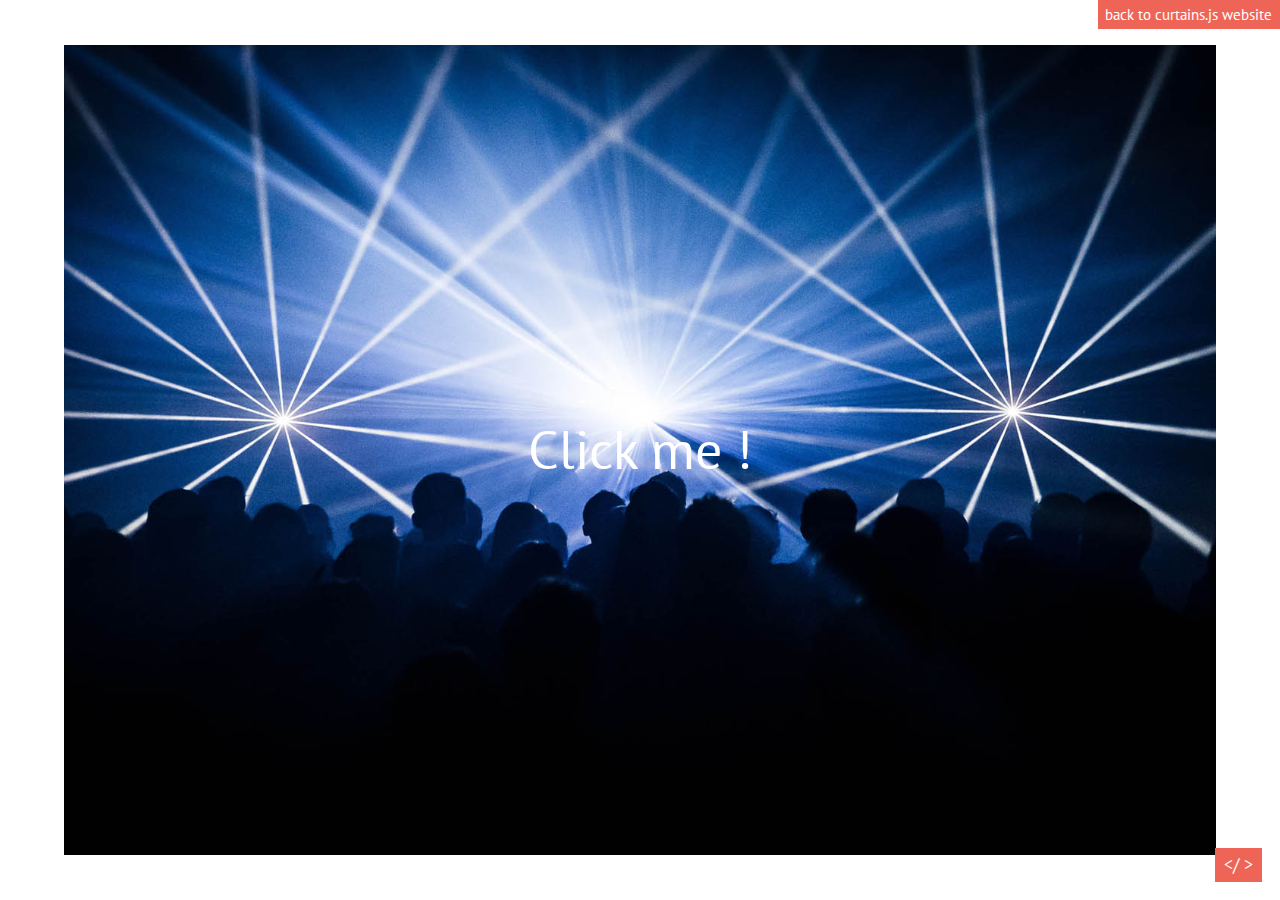
<file: curtainsjs-master/examples/multiple-textures/index.html>
<!DOCTYPE html>
<html>
	<head>
		<meta charset="utf-8">
        <meta name="viewport" content="width=device-width, initial-scale=1.0, maximum-scale=1.0, user-scalable=no">

		<!-- Metas -->
		<title>curtains.js | Multiple textures example</title>
	    <meta name="description" content="A WebGL infinite slideshow with a displacement fragment shader using curtains.js">
	    <link rel="canonical" href="https://www.curtainsjs.com/examples/multiple-textures/index.html">

	    <!-- Facebook OG -->
	    <meta property="og:title" content="curtains.js | Multiple textures example">
	    <meta property="og:type" content="website">
	    <meta property="og:description" content="A WebGL infinite slideshow with a displacement fragment shader using curtains.js">
	    <meta property="og:url" content="https://www.curtainsjs.com/examples/multiple-textures/index.html">
	    <meta property="og:image" content="https://www.curtainsjs.com/images/curtains-js-logo.jpg">

	    <!-- Twitter card -->
	    <meta name="twitter:card" content="summary_large_image">
	    <meta name="twitter:site" content="@martinlaxenaire">
		<meta name="twitter:creator" content="@martinlaxenaire">
		<meta name="twitter:title" content="curtains.js | Multiple textures example">
		<meta name="twitter:description" content="A WebGL infinite slideshow with a displacement fragment shader using curtains.js">
		<meta name="twitter:image" content="https://www.curtainsjs.com/images/curtains-js-logo.jpg">

		<!-- Favicon -->
		<link rel="apple-touch-icon" sizes="180x180" href="../../images/favicons/apple-touch-icon.png">
		<link rel="icon" type="image/png" sizes="32x32" href="../../images/favicons/favicon-32x32.png">
		<link rel="icon" type="image/png" sizes="16x16" href="../../images/favicons/favicon-16x16.png">
		<link rel="manifest" href="../../images/favicons/site.webmanifest">
		<link rel="mask-icon" href="../../images/favicons/safari-pinned-tab.svg" color="#202340">
		<link rel="shortcut icon" href="../../images/favicons/favicon.ico">
		<meta name="msapplication-TileColor" content="#202340">
		<meta name="msapplication-config" content="../../images/favicons/browserconfig.xml">
		<meta name="theme-color" content="#202340">

		<link href="https://fonts.googleapis.com/css?family=PT+Sans:400" rel="stylesheet">
		<link rel="stylesheet" href="style.css" type="text/css">
	</head>
	<body>
        <div id="page-wrap">

			<div id="canvas"></div>

			<a href="https://www.curtainsjs.com/" title="back to curtains.js website" id="back-to-lib-link" target="_blank">back to curtains.js website</a>

            <a href="https://github.com/martinlaxenaire/curtainsjs/blob/master/examples/multiple-textures/js/multiple.textures.setup.js" title="Show source code" id="source-code-link" target="_blank">&lt;/ &gt;</a>

			<div class="flex-wrapper multi-textures">
				<span>Click me !</span>
				<!-- notice here we are using the data-sampler attribute to name our displacement sampler uniform -->
				<img src="../medias/displacement.jpg" crossorigin="" data-sampler="displacement" />
				<img src="../medias/plane-texture-1.jpg" crossorigin="" />
				<img src="../medias/plane-texture-2.jpg" crossorigin="" />
				<img src="../medias/plane-texture-3.jpg" crossorigin="" />
				<img src="../medias/plane-texture-4.jpg" crossorigin="" />
			</div>
		</div>

        <script src="js/multiple.textures.setup.js" type="module"></script>

		<!-- Global site tag (gtag.js) - Google Analytics -->
		<script async src="https://www.googletagmanager.com/gtag/js?id=UA-141413267-1"></script>
		<script>
		  	window.dataLayer = window.dataLayer || [];
		  	function gtag(){dataLayer.push(arguments);}
		  	gtag('js', new Date());

		  	gtag('config', 'UA-141413267-1');
		</script>

	</body>
</html>
</file>
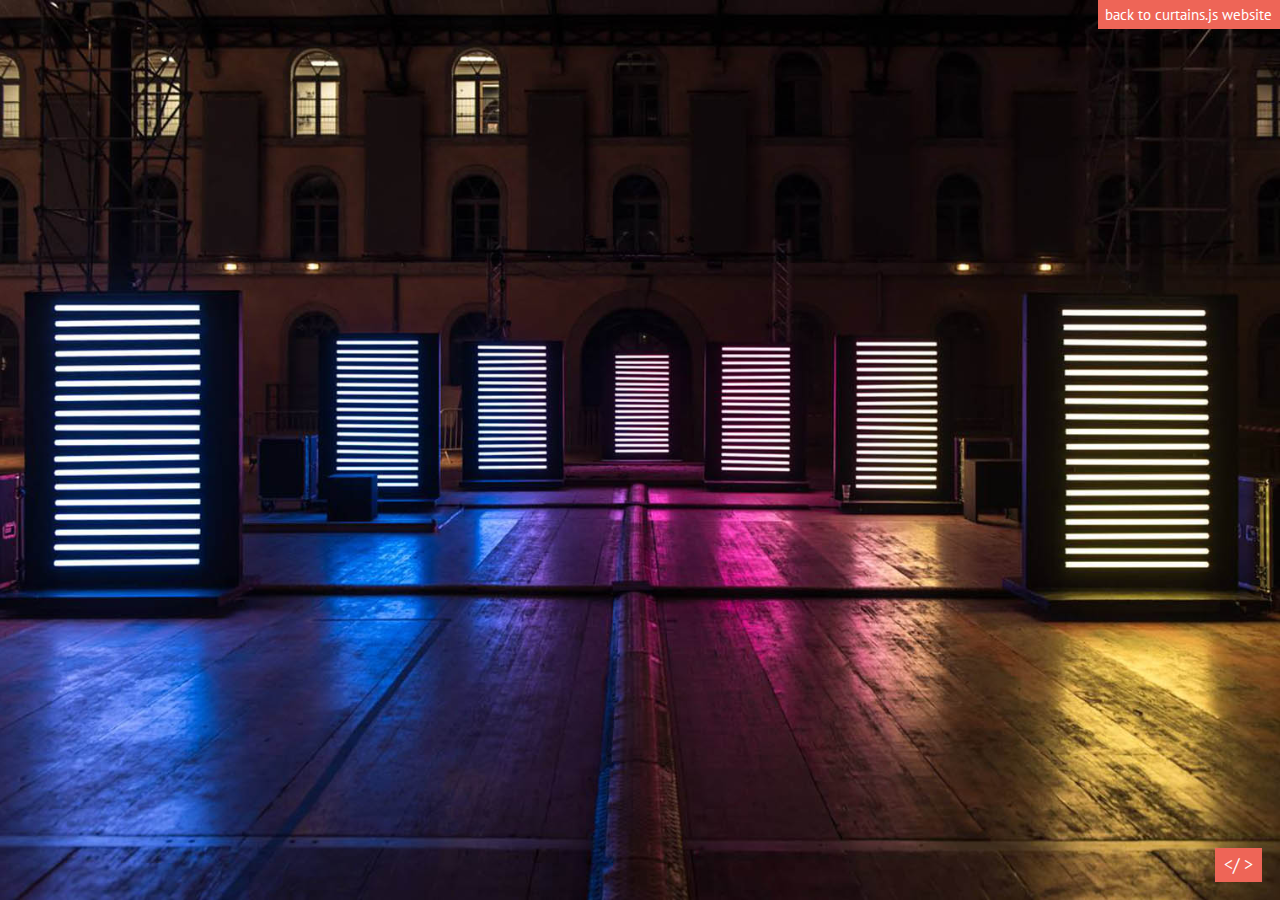
<file: curtainsjs-master/examples/ping-pong-shading-flowmap/index.html>
<!DOCTYPE html>
<html>
<head>
	<meta charset="utf-8">
	<meta name="viewport" content="width=device-width, initial-scale=1.0, maximum-scale=1.0, user-scalable=no">

	<!-- Metas -->
	<title>curtains.js | Ping pong shading flowmap example</title>
	<meta name="description" content="Flowmap WebGL effect using frame buffer objects swapping with curtains.js">
	<link rel="canonical" href="https://www.curtainsjs.com/examples/ping-pong-shading-flowmap/index.html">

	<!-- Facebook OG -->
	<meta property="og:title" content="curtains.js | Ping pong shading flowmap example">
	<meta property="og:type" content="website">
	<meta property="og:description" content="Flowmap WebGL effect using frame buffer objects swapping with curtains.js">
	<meta property="og:url" content="https://www.curtainsjs.com/examples/ping-pong-shading-flowmap/index.html">
	<meta property="og:image" content="https://www.curtainsjs.com/images/curtains-js-logo.jpg">

	<!-- Twitter card -->
	<meta name="twitter:card" content="summary_large_image">
	<meta name="twitter:site" content="@martinlaxenaire">
	<meta name="twitter:creator" content="@martinlaxenaire">
	<meta name="twitter:title" content="curtains.js | Ping pong shading flowmap example">
	<meta name="twitter:description" content="Flowmap WebGL effect using frame buffer objects swapping with curtains.js">
	<meta name="twitter:image" content="https://www.curtainsjs.com/images/curtains-js-logo.jpg">

	<!-- Favicon -->
	<link rel="apple-touch-icon" sizes="180x180" href="../../images/favicons/apple-touch-icon.png">
	<link rel="icon" type="image/png" sizes="32x32" href="../../images/favicons/favicon-32x32.png">
	<link rel="icon" type="image/png" sizes="16x16" href="../../images/favicons/favicon-16x16.png">
	<link rel="manifest" href="../../images/favicons/site.webmanifest">
	<link rel="mask-icon" href="../../images/favicons/safari-pinned-tab.svg" color="#202340">
	<link rel="shortcut icon" href="../../images/favicons/favicon.ico">
	<meta name="msapplication-TileColor" content="#202340">
	<meta name="msapplication-config" content="../../images/favicons/browserconfig.xml">
	<meta name="theme-color" content="#202340">

	<link href="https://fonts.googleapis.com/css?family=PT+Sans:400,700" rel="stylesheet">
	<link rel="stylesheet" href="style.css" type="text/css">
</head>
<body>
<div id="page-wrap">

	<div id="canvas"></div>

	<a href="https://www.curtainsjs.com/" title="back to curtains.js website" id="back-to-lib-link" target="_blank">back to curtains.js website</a>

    <a href="https://github.com/martinlaxenaire/curtainsjs/blob/master/examples/ping-pong-shading-flowmap/js/flowmap.setup.js" title="Show source code" id="source-code-link" target="_blank">&lt;/ &gt;</a>

	<div id="content">

        <div id="canvas"></div>

        <div id="flowmap">
            <img src="../medias/plane-texture-2.jpg" crossorigin="" data-sampler="planeTexture" />
        </div>
	</div>
</div>


<script src="js/flowmap.setup.js" type="module"></script>

<!-- Global site tag (gtag.js) - Google Analytics -->
<script async src="https://www.googletagmanager.com/gtag/js?id=UA-141413267-1"></script>
<script>
    window.dataLayer = window.dataLayer || [];
    function gtag(){dataLayer.push(arguments);}
    gtag('js', new Date());

    gtag('config', 'UA-141413267-1');
</script>

</body>
</html>
</file>
<file: curtainsjs-master/documentation/style.css>
@media screen {

    html, body {
        min-height: 100%;
    }

    body {
        margin: 0;
        font-size: 18px;
        font-family: 'PT Sans', Verdana, sans-serif;
        background: white;
        line-height: 1.4;
        color: #202340;
    }

    /*** layout ***/

    .wrapper {
        margin: 0 auto;
        max-width: 1440px;
    }

    .flex-wrapper {
        display: -webkit-box;
        display: -moz-box;
        display: -ms-flexbox;
        display: flexbox;
        display: -moz-flex;
        display: -o-flex;
        display: -webkit-flex;
        display: -ms-flex;
        display: flex;
        -moz-flex-wrap: nowrap;
        -ms-flex-wrap: nowrap;
        -o-flex-wrap: nowrap;
        -webkit-flex-wrap: nowrap;
        flex-wrap: nowrap;
    }

    .row {
        margin: 0 -20px;
    }

    .col {
        padding: 0 20px;
    }

    .one-half-col {
        flex-basis: 50%;
    }

    .landscape-wrapper {
        position: relative;
        height: 0;
        width: 100%;
        overflow: hidden;
        padding-bottom: 66.6%;
    }

    .landscape-inner {
        position: absolute;
        top: 0;
        right: 0;
        bottom: 0;
        left: 0;
    }

    #page-wrap {
        width: 100%;
        position: relative;
    }

    .text-section {
        max-width: 980px;
        margin: 100px auto 40px auto;
    }

    .text-section p {
        font-size: 1.1em;
    }

    /*** canvas ***/

    #canvas {
        position: fixed;
        top: 0;
        right: 0;
        height: 100vh;
        left: 0;

        z-index: 10;
    }


    .curtain, .showcase-curtain, .about-curtain {
        position: absolute;
        top: 0;
        right: 0;
        bottom: 0;
        left: 0;
    }

    .curtain img {
        display: block;
        width: 100%;
        height: 100%;
    }

    .curtain-ready img, .showcase-curtain img, .about-curtain img {
        display: none;
    }

    /*** site ***/

    /*** header ***/

    #header .wrapper {
        max-width: none;
        margin: 0 40px;
    }

    #content {
        position: relative;
        z-index: 15;
        overflow-x: hidden;
        padding-top: 2.9em;
    }

    #content a {
        color: #d17379;
    }

    #content a:hover {
        text-decoration: none;
    }

    #header {
        color: #202340;
        padding: 0.75em 0;
        background: #f0858d;
        font-weight: 700;
        position: fixed;
        top: 0;
        left: 0;
        right: 0;
        z-index: 100;
    }

    #header-wrapper {
        justify-content: space-between;
    }

    #main-menu ul {
        margin: 0;
        padding: 0;
        list-style: none;
    }

    #main-menu ul li {
        margin-left: 1em;
    }

    #header a {
        color: inherit;
        text-decoration: none;
    }

    #header a:hover, #header a.active {
        color: white;
    }

    /*** intro ***/

    #intro {
        width: 100%;
        height: calc(100vh - 2.9em);
        position: relative;

        align-items: center;
        align-content: center;
        justify-content: center;
        flex-direction: column;
    }

    #intro .curtain {
        top: 40px;
        right: 40px;
        bottom: 40px;
        left: 40px;
    }

    #intro h1 {
        font-size: 3em;
        color: inherit;
        position: relative;
        z-index: 20;
        font-family: 'Abril Fatface', Verdana, sans-serif;
        font-weight: normal;
        padding: 0 20px;

        line-height: 1;
        margin: 0 0 0.2em 0;

        opacity: 1;
        transition: opacity 0.3s ease-in-out;
    }

    .curtain-ready #intro h1 {
        opacity: 0;
    }

    #intro h2 {
        font-size: 1.25em;
        color: white;
        position: relative;
        z-index: 20;
        margin: 0;
        font-weight: normal;
        padding: 0 20px;
        text-align: center;

        opacity: 0;
        transition: opacity 0.5s ease-in-out;
    }

    .curtain-ready #intro h2 {
        opacity: 1;
    }

    /*** content ***/

    .content-section {
        padding: 40px 0 80px 0;
    }

    .content-section h1, .content-section h2 {
        margin-top: 0;
        font-family: 'Abril Fatface', Verdana, sans-serif;
        font-weight: normal;
    }

    .content-section h3, .content-section h4 {
        margin-top: 0;
        font-weight: 700;
    }

    .inner-section {
        margin-bottom: 40px;
    }

    .inner-section h1, .inner-section h2, .inner-section h3, .inner-section li[id], ul.api-item-parameters {
        margin-top: -3.25em;
        padding-top: 3.25em;
    }

    .inner-section:last-child {
        margin-bottom: 0;
    }

    .content-section ul li {
        margin-bottom: 20px;
    }

    pre {
        padding: 0 20px;
        background: #313131;
        white-space: pre-wrap;
        line-height: 1.2;
        font-size: 0.9em;
        color: white;
    }

    code {
        display: inline-block;
    }

    .code {
        padding: 20px;
        background: #2b2b2b;
        line-height: 1.4;
        font-size: 0.85em;
        color: #bababa;
        margin: 1.5em 0 2.5em 0;
        font-family: 'Roboto Mono', Courrier New, sans-serif;
    }

    .code-block {
        margin-bottom: 1.4em;
    }

    .code-indent {
        padding-left: 2.375em;
    }

    .code-tag {
        color: #e8bf6a;
    }

    .code-comment {
        color: #808080;
    }

    .code-var {
        color: #cc7832;
    }

    .code-string {
        color: #6a8759;
    }

    .code-number {
        color: #6897bb;
    }

    .code-property {
        color: #9876aa;
    }

    /*** examples ***/

    #showcase {
        padding-top: 40px;
    }

    .websites-examples-gallery {
        display: flex;
        flex-wrap: wrap;
        justify-content: space-between;

        margin: 0 -10px;
    }

    .website-example-item {
        flex-basis: 50%;
        overflow: hidden;
        box-sizing: border-box;
        padding: 10px;
    }

    .website-example-cover {
        position: relative;
        width: 100%;
        height: 0;
        overflow: hidden;
        padding-bottom: 56.833%;
    }

    .website-example-cover img {
        opacity: 0;
    }

    /*** get started ***/

    #basic-example {
        margin: 1em 0;
        width: 100%;
        height: 0;
        padding-bottom: 66.75%;
        overflow: hidden;
    }

    #basic-example img {
        display: none;
    }

    /*** vertices position helper ***/

    #vertices-position-helper {
        margin: 6em 3em;
        position: relative;
        height: 0;
        padding-bottom: calc((100% - 6em) * 766 / 1200);
    }

    #vertices-position-helper-plane {
        position: absolute;
        top: 0;
        right: 0;
        bottom: 0;
        left: 0;
    }

    #vertices-position-helper-plane img {
        display: none;
    }

    .vertices-position-helper-coords {
        position: absolute;
        font-weight: bold;
    }

    #vertices-position-helper-plane-bottom-left {
        bottom: -3em;
        left: -3em;
    }

    #vertices-position-helper-plane-bottom-right {
        bottom: -3em;
        right: -3em;
    }

    #vertices-position-helper-plane-top-left {
        top: -3em;
        left: -3em;
    }

    #vertices-position-helper-plane-top-right {
        top: -3em;
        right: -3em;
    }

    /*** texture coord helper ***/

    #texture-coord-helper {
        margin: 6em 3em;
        position: relative;
        height: 0;
        padding-bottom: calc((100% - 6em) * 766 / 1200);
    }

    #texture-coord-helper-plane {
        position: absolute;
        top: 0;
        right: 0;
        bottom: 0;
        left: 0;
    }

    .texture-coord-helper-coords {
        position: absolute;
        font-weight: bold;
    }

    #texture-coord-helper-plane-bottom-left {
        bottom: -3em;
        left: -3em;
    }

    #texture-coord-helper-plane-bottom-right {
        bottom: -3em;
        right: -3em;
    }

    #texture-coord-helper-plane-top-left {
        top: -3em;
        left: -3em;
    }

    #texture-coord-helper-plane-top-right {
        top: -3em;
        right: -3em;
    }

    /*** about ***/

    #about {
        height: 50vh;
        position: relative;
    }


    /*** handling errors ***/

    .no-curtains .website-example-cover img, .no-curtains #basic-example img, .no-curtains #vertices-position-helper-plane img {
        opacity: 1;
        display: block;
        width: 100%;
        height: auto;
    }

    .no-curtains #texture-coord-helper-plane {
        background: linear-gradient(0deg, rgba(0,0,0,1) 0%, rgba(255,255,255,1) 100%);
    }

    .no-curtains #site-title {
        opacity: 1;
    }


    /*** API section ***/

    .api-section {
        display: flex;
        flex-wrap: wrap;
        padding-top: 0;
    }

    /*** menu ***/

    #api-menu-nav {
        flex-basis: 260px;
        width: 260px;
        position: fixed;
        z-index: 1;
        top: 0;
        left: 0;
        /*height: calc(100vh - 2.9em);*/
        height: 100vh;
        padding-top: 2.9em;
        box-sizing: border-box;
        background: #e9e9e9;
        overflow-y: auto;
    }

    #api-menu-nav::before {
        content: "";
        position: absolute;
        top: 0;
        right: 0;
        left: 0;
        height: 2.9em;
        background: #f0858d;
    }

    #api-menu-nav ul {
        margin: 0;
        padding: 0;
        list-style: none;
    }

    #api-menu {
        min-height: calc(100vh - 2.9em);
    }

    #api-menu > li {
        margin: 0;
        padding: 1em;
        font-size: 1.1em;
        border-top: 2px solid white;
        border-bottom: 2px solid white;
    }

    #api-menu li:first-child {
        border-top: 0;
    }

    #api-menu li:last-child {
        border-bottom: 0;
    }

    .api-top-menu-item {
        font-weight: bold;
    }

    #api-menu-nav a {
        text-decoration: none;
    }

    #api-menu-nav a:hover {
        text-decoration: underline;
    }

    #api-menu li li.active:not(:last-child)::after {
        content: "";
        display: block;
        margin: 0 0.5em 1em 0;
        padding-bottom: 0.5em;
        border-bottom: 1px solid #b8b9c3;
    }

    #api-menu li li.active::before {
        content: "";
        display: block;
        margin: 1em 0.5em 0 0;
        padding-top: 0.5em;
        border-top: 1px solid #b8b9c3;
    }

    #api-menu li.active > a {
        font-weight: bold;
    }

    .api-submenu-content, .api-class-content {
        margin: 0.5em;
    }

    #api-menu .api-submenu, #api-menu .api-class {
        margin: 0.5em 0;
    }

    .api-submenu-title, .api-class-title {
        margin: 0.5em 0 0 0;
    }

    #content .api-submenu-title a, #content .api-class-title a {
        color: #202340;
    }

    #api-menu li li {
        font-size: 0.85em;
        margin: 0.25em 0;
        background: transparent;
        padding: 0;
    }

    #api-menu li li li {
        font-size: 0.9em;
        margin: 0.25em;
        background: transparent;
        padding: 0;
    }

    #api-menu li li li a {
        color: #d17379;
        font-weight: normal;
    }

    .main-classes-directories {

    }

    .main-classes-list, .internal-classes-list {
        padding-left: 1em;
        list-style: disc;
    }

    .api-content-inner .main-classes-list li, .main-ordered-list li {
        margin-bottom: 2.5em;
    }

    .api-content-inner .internal-classes-list li {
        margin-bottom: 0.5em;
    }

    .content-section .api-content-inner .main-classes-list h4,
    .content-section .api-content-inner .main-classes-list h5,
    .content-section .api-content-inner .main-classes-list h6 {
        margin-bottom: 0.25em;
        display: flex;
        align-items: center;
    }

    .main-classes-list h5, .main-classes-list h6 {
        font-size: 1.1em;
        color: #696b7f;
    }

    .main-classes-list h4 .api-item-version {
        font-size: 0.68375em;
        margin: 0 1em;
        font-weight: normal;
    }

    .main-classes-list p {
        margin-top: 0;
    }

    .internal-classes-list p {
        margin-bottom: 0.5em;
    }

    .internal-classes-list strong {
        color: #696b7f;
    }

    /*** content ***/

    #api-content {
        flex-basis: calc(100% - 300px);
        width: calc(100% - 300px);
        padding-top: 40px;
        padding-left: 300px;
    }

    .api-content-inner {
        max-width: 980px;
        margin-right: 20px;
    }

    .content-section .api-content-inner h1, .content-section .api-content-inner h2, .content-section .api-content-inner h3, .content-section .api-content-inner h4, .content-section .api-content-inner h5 {
        font-family: 'PT Sans', Verdana, sans-serif;
        font-weight: 700;
    }

    .content-section .api-content-inner h2 {
        font-size: 1.4em;
    }

    #api-content h2 {
        margin-top: -2em;
    }

    .content-section .api-content-inner h3 {
        font-size: 1.25em;
    }

    .content-section .api-content-inner h4 {
        font-size: 1.2em;
        margin: 1em 0;
    }

    .content-section .api-content-inner h5 {
        font-size: 1.1em;
        margin: 1em 0;
    }

    .content-section .api-content-inner h6 {
        font-size: 1em;
        margin: 1em 0;
    }

    .api-item-version {
        display: inline-block;
        font-size: 0.8em;
        padding: 0.125em 0.25em;
        margin: 0 0.5em;
        background: #f7e3e4;
    }

    .api-item-deprecated {
        display: inline-block;
        font-size: 0.8em;
        padding: 0.125em 0.25em;
        margin: 0 0.5em;
        background: #f49c9c;
    }

    .api-item-warning {
        display: inline-block;
        font-size: 0.8em;
        padding: 0.125em 0.25em;
        margin: 0 0.5em;
        color: white;
        background: #cc5050;
    }

    .api-item-version-update {
        background: #f7cdcf;
    }

    .api-section em {
        color: #d17379;
    }

    .api-content-inner ul li {
        margin-bottom: 3em;
    }

    .api-item-parameters {
        padding: 0;
        margin: 0;
        list-style: none;
        font-size: 0.9em;
    }

    .api-content-inner .api-item-parameters li {
        display: flex;
        flex-wrap: wrap;
        margin: 0;
    }

    .api-item-parameters li span {
        padding: 0.25em 0.5em;
        border: 1px solid white;
        background: #e9e9e9;
    }

    .api-content-inner .api-item-parameters li:nth-child(even) span {
        /*background: #fceaeb;*/
        background: #f7e3e4;
    }

    .api-item-parameter-label {
        font-weight: 700;
    }

    .api-item-parameter-type {
        font-style: italic;
        flex-grow: 1;
    }

    .api-item-parameter-desc {
        flex-basis: 100%;
    }

    .api-item-parameters-inner-list {
        flex-basis: 100%;
        margin: 2px 0 0 0;
        padding: 0 0 0 1em;
        list-style: none;
        font-size: 0.95em;
    }

    .api-content-inner .api-item-parameters-inner-list li {
        display: flex;
        margin: 0;
        background: none;
    }

    .api-content-inner .api-item-parameters li .api-item-parameters-inner-list li span {
        background: #e0e0e0;
    }

    .api-content-inner .api-item-parameters li .api-item-parameters-inner-list li:nth-child(even) span {
        background: #efefef;
    }

    .api-content-inner .api-item-parameters li .api-item-parameters-inner-list li .api-item-parameters-inner-list li span {
        background: #f3f3f3;
    }

    .api-content-inner .api-item-parameters li .api-item-parameters-inner-list li .api-item-parameters-inner-list li:nth-child(even) span {
        background: #f9f9f9;
    }

    .api-item-examples {
        font-size: 0.9em;
    }

}




@media screen and (max-width: 1480px) {

    body {
        font-size: 17px;
    }

    .wrapper {
        margin: 0 20px;
    }


    #intro .curtain {
        top: 20px;
        right: 20px;
        bottom: 20px;
        left: 20px;
    }

    /*** api ***/

    #api-menu-nav {
        flex-basis: 240px;
        width: 240px;
    }

    /*** content ***/

    #api-content {
        flex-basis: calc(100% - 270px);
        width: calc(100% - 270px);
        padding-left: 270px;
    }

}


@media screen and (max-width: 1280px) {

    body {
        font-size: 16px;
    }

    .wrapper {
        margin: 0 20px;
    }

    .row {
        margin: 0 -15px;
    }

    .col {
        padding: 0 15px;
    }

    /*** header ***/

    #header .wrapper {
        margin: 0 20px;
    }


    #intro .curtain {
        top: 20px;
        right: 20px;
        bottom: 20px;
        left: 20px;
    }

}


@media screen and (max-width: 980px) {

    body {
        font-size: 15px;
    }

    .wrapper {
        margin: 0 10px;
    }

    .row {
        margin: 0 -10px;
    }

    .col {
        padding: 0 10px;
    }

    /*** header ***/

    #header .wrapper {
        margin: 0 10px;
    }

    #intro .curtain {
        top: 10px;
        right: 10px;
        bottom: 10px;
        left: 10px;
    }

    #intro h1 {
        font-size: 2em;
    }

    /*** api ***/

    .api-section {
        flex-direction: column;
    }

    #api-menu-nav {
        position: relative;
        width: auto;
        top: auto;
        left: auto;
        height: auto;
        padding: 0;
        flex-basis: 100%;
    }

    #api-menu-nav::before {
        display: none;
    }

    #api-menu {
        min-height: 0;
    }

    #api-menu > li {
        display: inline-block;
        border: 0 !important;
    }

    #api-menu li .api-submenu-content {
        display: none !important;
    }

    #api-content {
        flex-basis: 100%;
        width: auto;
        padding-top: 20px;
        padding-left: 0;
    }

    .api-content-inner {
        margin: 0 20px;
    }

}

@media screen and (max-width: 640px) {

    .website-example-item {
        flex-basis: 100%;
    }

}
</file>
<file: curtainsjs-master/examples/ajax-navigation-with-plane-removal/style.css>
@media screen {

    html, body {
        min-height: 100%;
    }

    body {
        margin: 0;
        font-size: 18px;
        font-family: 'PT Sans', Verdana, sans-serif;
        background: #ffffff;
        line-height: 1.4;
        overflow-y: scroll;
    }

    /*** layout ***/

    .wrapper {
        max-width: 1440px;
        margin: 0 auto;
    }

    #page-wrap {
        position: relative;
        overflow: hidden;
        width: 100%;
        min-height: 100vh;
    }

    /*** loader ***/

    #loader {
        position: fixed;
        top: 0;
        left: 0;
        width: 100%;
        height: 100vh;
        background: white;
        transition: opacity 1s ease-in-out;
        display: flex;
        justify-content: center;
        align-items: center;

        z-index: 11;
    }

    .site-loaded #loader {
        opacity: 0;
    }

    #loader-inner {
        font-size: 3em;
    }

    /*** canvas ***/

    #canvas {
        position: fixed;
        top: 0;
        left: 0;
        width: 100%;
        height: 100vh;

        z-index: 10;

        transition: opacity 0.75s ease-in-out;
    }

    #back-to-lib-link {
        display: inline-block;
        position: fixed;
        top: 0;
        right: 0;
        padding: 0.25em 0.5em;
        background: #ee6557;
        color: white;
        text-decoration: none;
        z-index: 20;
        font-size: 0.85em;
    }

    #back-to-lib-link:hover {
        background: black;
    }

    #source-code-link {
        display: inline-block;
        position: fixed;
        bottom: 1em;
        right: 1em;
        padding: 0.25em 0.5em;
        background: #ee6557;
        color: white;
        text-decoration: none;
        z-index: 20;
    }

    #source-code-link:hover {
        background: black;
    }

    .page-transition #canvas {
        opacity: 0;
    }

    /*** navigation ***/

    #navigation {
        display: flex;
        justify-content: center;
        margin-bottom: 40px;
        position: relative;
        z-index: 15;
    }

    #navigation a {
        margin: 0.5em 1em;
        padding: 0.25em 0.5em;
        background: #aaa;
        color: white;
        text-decoration: none;
        text-transform: uppercase;
    }

    #navigation a:hover {
        background: #333;
    }

    #navigation a.active {
        background: #ee6557;
    }

    /*** content ***/

    #content {
        position: relative;
        z-index: 10;

        transition: opacity 0.75s ease-in-out;
    }

    .page-transition #content {
        opacity: 0;
    }


    /*** archive ***/

    #archive {
        margin: 0 -20px;
        display: flex;
        flex-wrap: wrap;
    }

    .archive-item {
        padding: 0 20px;
        position: relative;
        flex-basis: 50%;
        margin-bottom: 40px;
        box-sizing: border-box;
    }

    .plane-wrapper {
        position: relative;
        overflow: hidden;
        height: 0;
        padding-bottom: 66.6%;
    }

    .plane {
        position: absolute;
        top: 0;
        right: 0;
        bottom: 0;
        left: 0;
    }

    .plane img {
        display: none;
    }

    /*** handling errors ***/

    .no-curtains .plane img, .no-plane.plane img {
        display: block;
        width: 100%;
        height: auto;
    }

}




@media screen and (max-width: 1480px) {

    body {
        font-size: 17px;
    }

    .wrapper {
        margin: 0 20px;
    }

}

@media screen and (max-width: 1280px) {

    body {
        font-size: 16px;
    }

}


@media screen and (max-width: 980px) {

    body {
        font-size: 15px;
    }

    .wrapper {
        margin: 0 10px;
    }

    #archive {
        margin: 0 -10px;
    }

    .archive-item {
        padding: 0 10px;
        margin-bottom: 20px;
    }

}


@media screen and (max-width: 640px) {

    .archive-item {
        flex-basis: 100%;
    }

}
</file>
<file: curtainsjs-master/examples/asynchronous-textures/style.css>
@media screen {

    html, body {
        min-height: 100%;
    }

    body {
        margin: 0;
        font-size: 18px;
        font-family: 'PT Sans', Verdana, sans-serif;
        background: #ffffff;
        line-height: 1.4;

        overflow: hidden;
    }

    /*** layout ***/

    .flex-wrapper {
        display: -webkit-box;
        display: -moz-box;
        display: -ms-flexbox;
        display: flexbox;
        display: -moz-flex;
        display: -o-flex;
        display: -webkit-flex;
        display: -ms-flex;
        display: flex;
        -moz-flex-wrap: wrap;
        -ms-flex-wrap: wrap;
        -o-flex-wrap: wrap;
        -webkit-flex-wrap: wrap;
        flex-wrap: wrap;
    }

    #page-wrap {
        width: 100%;
        height: 100vh;

        overflow: hidden;
        background: black;
    }

    #content {
        opacity: 0;
        pointer-events: none;
    }

    #page-wrap.load-images #content {
        opacity: 1;
        pointer-events: auto;
    }

    #load-images-wrapper {
        position: absolute;
        top: 0;
        right: 0;
        bottom: 0;
        left: 0;

        z-index: 30;

        justify-content: center;
        align-items: center;
        align-content: center;
    }

    #page-wrap.load-images #load-images-wrapper {
        display: none;
    }

    #load-images {
        cursor: pointer;
        display: inline-block;
        padding: 0.25em 0.5em;
        margin: 0 20px;
        background: black;
        color: white;
    }

    /*** canvas ***/

    #canvas {
        position: absolute;
        top: 0;
        right: 0;
        bottom: 0;
        left: 0;

        z-index: 10;
    }

    #back-to-lib-link {
        display: inline-block;
        position: fixed;
        top: 0;
        right: 0;
        padding: 0.25em 0.5em;
        background: #ee6557;
        color: white;
        text-decoration: none;
        z-index: 50;
        font-size: 0.85em;
    }

    #back-to-lib-link:hover {
        background: black;
    }

    #source-code-link {
        display: inline-block;
        position: fixed;
        bottom: 1em;
        right: 1em;
        padding: 0.25em 0.5em;
        background: #ee6557;
        color: white;
        text-decoration: none;
        z-index: 50;
    }

    #source-code-link:hover {
        background: black;
    }

    .async-textures {
        position: absolute;
        top: 15%;
        right: 15%;
        bottom: 15%;
        left: 15%;
        z-index: 15;

        cursor: pointer;
        font-size: 3em;
        color: white;

        justify-content: center;
        align-items: center;
        align-content: center;

    }

    .async-textures img {
        display: none;
    }


    #async-textures-wrapper {
        position: absolute;
        top: 0;
        right: 0;
        bottom: 0;
        left: 0;

        z-index: 5;
    }

    .image-wrapper {
        position: absolute;
        top: 0;
        right: 0;
        bottom: 0;
        left: 0;
        display: flex;
    }

    #async-textures-wrapper img {
        display: block;
        min-width: 100%;
        min-height: 100%;
        width: auto;
        height: auto;

        object-fit: cover;

        transition: opacity 1s ease-in;
    }

    #async-textures-wrapper .image-wrapper:last-child img {
        opacity: 0;
    }

    #async-textures-wrapper.second-image-shown .image-wrapper:first-child img {
        opacity: 0;
    }

    #async-textures-wrapper.second-image-shown .image-wrapper:last-child img {
        opacity: 1;
    }

    /*** handling error ***/

    .no-curtains #load-images {
        background: #333;
        pointer-events: none
    }

}

@media screen and (max-width: 720px) {

    .async-textures {
        font-size: 2em
    }

}
</file>
<file: curtainsjs-master/examples/gsap-click-to-fullscreen-gallery/style.css>
@media screen {

    html, body {
        min-height: 100%;
    }

    body {
        margin: 0;
        font-size: 18px;
        font-family: 'PT Sans', Verdana, sans-serif;
        background: #ffffff;
        line-height: 1.4;
    }

    body.is-fullscreen {
        overflow: hidden;
    }

    /*** layout ***/

    .flex-wrapper {
        display: -webkit-box;
        display: -moz-box;
        display: -ms-flexbox;
        display: flexbox;
        display: -moz-flex;
        display: -o-flex;
        display: -webkit-flex;
        display: -ms-flex;
        display: flex;
        -moz-flex-wrap: wrap;
        -ms-flex-wrap: wrap;
        -o-flex-wrap: wrap;
        -webkit-flex-wrap: wrap;
        flex-wrap: wrap;
    }

    #page-wrap {
        position: relative;
    }

    /*** canvas ***/

    #canvas {
        position: fixed;
        top: 0;
        left: 0;
        height: 100vh;
        width: 100vw;
        z-index: 20;
        opacity: 0;
        transition: opacity 0.5s ease-in;
        pointer-events: none;
    }

    .planes-loaded #canvas {
        opacity: 1;
    }

    #back-to-lib-link {
        display: inline-block;
        position: fixed;
        top: 0;
        right: 0;
        padding: 0.25em 0.5em;
        background: #ee6557;
        color: white;
        text-decoration: none;
        z-index: 20;
        font-size: 0.85em;
    }

    #back-to-lib-link:hover {
        background: black;
    }

    #source-code-link {
        display: inline-block;
        position: fixed;
        bottom: 2em;
        right: 1em;
        padding: 0.25em 0.5em;
        background: #ee6557;
        color: white;
        text-decoration: none;
        z-index: 50;
    }

    #source-code-link:hover {
        background: black;
    }

    /*** close button ***/

    #close-button {
        position: fixed;
        top: 3.25em;
        right: 0;
        -webkit-appearance: none;
        border: 0;
        padding: 0.25em 0.5em;
        background: #ee6557;
        font: inherit;
        font-size: 0.85em;
        color: white;
        cursor: pointer;
        z-index: 50;

        display: none;
    }

    /*** content ***/

    #content {
        position: relative;
        z-index: 15;
        max-width: 1440px;
        margin: 0 auto;
        padding: 40px 0 0 0;
    }

    #planes {
        overflow: hidden;
        display: flex;
        flex-wrap: wrap;
        opacity: 0;
        margin: 15vh 0;

        transition: opacity 0.5s ease-in;
    }

    .planes-loaded #planes {
        opacity: 1;
    }

    .plane-wrapper {
        position: relative;

        width: 45%;
        height: 60vh;
        margin: 0 5% 0 0;
    }

    .plane-wrapper:nth-child(even) {
        margin: 15vh 0 0 5%;
    }

    .plane {
        position: absolute;
        top: 0;
        right: 0;
        bottom: 0;
        left: 0;
        cursor: pointer;
    }

    body.is-fullscreen .plane {
        cursor: auto;
    }

    .plane img {
        display: none;
    }


    /*** handling errors ***/

    .no-curtains .plane-title {
        z-index: 1;
    }

    .no-curtains .plane {
        display: flex;
        overflow: hidden;
    }

    .no-curtains .plane img {
        display: block;
        min-width: 100%;
        min-height: 100%;
        object-fit: cover;
    }

}

@media screen and (max-width: 1320px) {

    #content {
        margin: 0 20px;
    }

}


@media screen and (max-width: 720px) {

    #content {
        margin: 0 10px;
    }

    .plane-wrapper {
        height: 75vh;
        width: 80%;
        margin: 7.5vh 10%;
    }

    .plane-wrapper:nth-child(even) {
        margin: 7.5vh 10%;
    }

}
</file>
<file: curtainsjs-master/examples/multiple-planes-canvas-text/style.css>
@media screen {

    html, body {
        min-height: 100%;
    }

    body {
        margin: 0;
        font-size: 18px;
        font-family: 'PT Sans', Verdana, sans-serif;
        background: #ffffff;
        line-height: 1.4;
    }

    /*** layout ***/

    .flex-wrapper {
        display: -webkit-box;
        display: -moz-box;
        display: -ms-flexbox;
        display: flexbox;
        display: -moz-flex;
        display: -o-flex;
        display: -webkit-flex;
        display: -ms-flex;
        display: flex;
        -moz-flex-wrap: wrap;
        -ms-flex-wrap: wrap;
        -o-flex-wrap: wrap;
        -webkit-flex-wrap: wrap;
        flex-wrap: wrap;
    }

    #page-wrap {
        position: relative;
    }

    /*** canvas ***/

    #canvas {
        position: fixed;
        top: 0;
        right: 0;
        left: 0;
        height: 100vh;

        z-index: 10;
    }

    #back-to-lib-link {
        display: inline-block;
        position: fixed;
        top: 0;
        right: 0;
        padding: 0.25em 0.5em;
        background: #ee6557;
        color: white;
        text-decoration: none;
        z-index: 20;
        font-size: 0.85em;
    }

    #back-to-lib-link:hover {
        background: black;
    }

    #source-code-link {
        display: inline-block;
        position: fixed;
        bottom: 1em;
        right: 1em;
        padding: 0.25em 0.5em;
        background: #ee6557;
        color: white;
        text-decoration: none;
        z-index: 50;
    }

    #source-code-link:hover {
        background: black;
    }

    /*** content ***/

    #content {
        position: relative;
        z-index: 15;

        max-width: 1440px;
        margin: 0 auto;
        padding: 40px 0;
    }

    #planes {
        overflow: hidden;
    }

    .plane-wrapper {
        position: relative;
        width: 75%;
        margin: 3em 25% 3em 0;
    }

    .plane-wrapper:nth-child(even) {
        margin: 3em 0 3em 25%;
    }

    .plane-title {
        color: #ee6557;
        font-size: 3em;
        font-family: 'Abril Fatface', 'Times New Roman', serif;
        display: inline-block;
        margin: 0;
        font-weight: normal;
        opacity: 0;
    }


    /*** handling errors ***/

    .no-curtains .plane-title {
        opacity: 1;
    }

}




@media screen and (max-width: 1320px) {

    #content {
        margin: 0 20px;
    }

    .plane-wrapper {
        width: 87.5%;
        margin: 3em 12.5% 3em 0;
    }

    .plane-wrapper:nth-child(even) {
        margin: 3em 0 3em 12.5%;
    }

    .plane-title {
        font-size: 2.5em;
    }

}


@media screen and (max-width: 720px) {

    #content {
        margin: 0 10px;
    }

    .plane-wrapper {
        width: 100%;
        margin: 3em 0;
    }

    .plane-wrapper:nth-child(even) {
        margin: 3em 0;
    }

    .plane-title {
        font-size: 1.75em;
    }

}
</file>
<file: curtainsjs-master/examples/multiple-planes-scroll-effect-custom-scroll/style.css>
@media screen {

    html, body {
        min-height: 100%;
    }

    body {
        margin: 0;
        font-size: 18px;
        font-family: 'PT Sans', Verdana, sans-serif;
        background: #ffffff;
        line-height: 1.4;
    }

    /*** layout ***/

    .flex-wrapper {
        display: -webkit-box;
        display: -moz-box;
        display: -ms-flexbox;
        display: flexbox;
        display: -moz-flex;
        display: -o-flex;
        display: -webkit-flex;
        display: -ms-flex;
        display: flex;
        -moz-flex-wrap: wrap;
        -ms-flex-wrap: wrap;
        -o-flex-wrap: wrap;
        -webkit-flex-wrap: wrap;
        flex-wrap: wrap;
    }

    #page-wrap {
        position: relative;
    }

    /*** canvas ***/

    /* our canvas will be a bit taller than our window to avoid "glitched" top and bottom edges */
    #canvas {
        position: fixed;
        top: 0;
        right: 0;
        left: 0;
        height: 100vh;
        z-index: 10;
        opacity: 0;
        transition: opacity 0.5s ease-in;
    }

    .planes-loaded #canvas {
        opacity: 1;
    }

    #back-to-lib-link {
        display: inline-block;
        position: fixed;
        top: 0;
        right: 0;
        padding: 0.25em 0.5em;
        background: #ee6557;
        color: white;
        text-decoration: none;
        z-index: 20;
        font-size: 0.85em;
    }

    #back-to-lib-link:hover {
        background: black;
    }

    #source-code-link {
        display: inline-block;
        position: fixed;
        bottom: 2em;
        right: 1em;
        padding: 0.25em 0.5em;
        background: #ee6557;
        color: white;
        text-decoration: none;
        z-index: 50;
    }

    #source-code-link:hover {
        background: black;
    }

    /*** content ***/

    #page-content {
        position: relative;
        z-index: 15;
    }

    #content {
        max-width: 1440px;
        margin: 0 auto;
        padding: 40px 0 0 0;
    }

    #content a {
        color: #ee6557;
    }

    #debug {
        position: fixed;
        bottom: 0;
        right: 0;
        background: white;
        font-size: 0.9em;
        padding: 0.25em 0.5em;
        z-index: 10;
    }

    #planes {
        overflow: hidden;
        opacity: 0;

        transition: opacity 0.5s ease-in;
    }

    .planes-loaded #planes {
        opacity: 1;
    }

    .plane-wrapper {
        position: relative;

        width: 75%;
        height: 60vh;
        margin: 10vh 25% 10vh 0;
    }

    .plane-wrapper:nth-child(even) {
        margin: 10vh 0 10vh 25%;
    }

    .plane-wrapper:first-child {
        margin-top: 5vh;
    }

    .plane-wrapper:last-child {
        margin-bottom: 20vh;
    }

    .plane-title {
        color: white;
        position: absolute;
        top: 25%;
        left: 25%;
        font-size: 2em;
        font-weight: 700;
        background: #ee6557;
        display: inline-block;
        padding: 0.125em 0.25em;
    }

    .plane {
        position: absolute;
        top: 0;
        right: 0;
        bottom: 0;
        left: 0;
    }

    .plane img {
        display: none;
    }


    /*** handling errors ***/

    .no-curtains .plane-title {
        z-index: 1;
    }

    .no-curtains .plane {
        display: flex;
        overflow: hidden;
    }

    .no-curtains .plane img {
        display: block;
        min-width: 100%;
        min-height: 100%;
        object-fit: cover;
    }

}




@media screen and (max-width: 1320px) {

    #content {
        margin: 0 20px;
    }

    .plane-wrapper {
        width: 87.5%;
        height: 60vh;
        margin: 10vh 12.5% 10vh 0;
    }

    .plane-wrapper:nth-child(even) {
        margin: 10vh 0 10vh 12.5%;
    }

    .plane-wrapper:last-child {
        margin-bottom: 20vh;
    }

}


@media screen and (max-width: 720px) {

    #content {
        margin: 0 10px;
    }

    .plane-wrapper {
        height: 75vh;
        margin: 7.5vh auto;
    }

    .plane-wrapper:nth-child(even) {
        margin: 7.5vh auto;
    }

    .plane-wrapper:last-child {
        margin-bottom: 12.5vh;
    }

}
</file>
<file: curtainsjs-master/examples/multiple-planes-scroll-effect/style.css>
@media screen {

    html, body {
        min-height: 100%;
    }

    body {
        margin: 0;
        font-size: 18px;
        font-family: 'PT Sans', Verdana, sans-serif;
        background: #ffffff;
        line-height: 1.4;
    }

    /*** layout ***/

    .flex-wrapper {
        display: -webkit-box;
        display: -moz-box;
        display: -ms-flexbox;
        display: flexbox;
        display: -moz-flex;
        display: -o-flex;
        display: -webkit-flex;
        display: -ms-flex;
        display: flex;
        -moz-flex-wrap: wrap;
        -ms-flex-wrap: wrap;
        -o-flex-wrap: wrap;
        -webkit-flex-wrap: wrap;
        flex-wrap: wrap;
    }

    #page-wrap {
        position: relative;
    }

    /*** canvas ***/

    /* our canvas will be a bit taller than our window to avoid "glitched" top and bottom edges */
    #canvas {
        position: fixed;
        top: 0;
        right: 0;
        left: 0;
        height: 100vh;
        z-index: 10;
        opacity: 0;
        transition: opacity 0.5s ease-in;
    }

    .planes-loaded #canvas {
        opacity: 1;
    }

    #back-to-lib-link {
        display: inline-block;
        position: fixed;
        top: 0;
        right: 0;
        padding: 0.25em 0.5em;
        background: #ee6557;
        color: white;
        text-decoration: none;
        z-index: 20;
        font-size: 0.85em;
    }

    #back-to-lib-link:hover {
        background: black;
    }

    #source-code-link {
        display: inline-block;
        position: fixed;
        bottom: 2em;
        right: 1em;
        padding: 0.25em 0.5em;
        background: #ee6557;
        color: white;
        text-decoration: none;
        z-index: 50;
    }

    #source-code-link:hover {
        background: black;
    }

    /*** content ***/

    #content {
        position: relative;
        z-index: 15;
        max-width: 1440px;
        margin: 0 auto;
        padding: 40px 0 0 0;
    }

    #debug {
        position: fixed;
        bottom: 0;
        right: 0;
        background: white;
        font-size: 0.9em;
        padding: 0.25em 0.5em;
        z-index: 10;
    }

    #planes {
        overflow: hidden;
        opacity: 0;

        transition: opacity 0.5s ease-in;
    }

    .planes-loaded #planes {
        opacity: 1;
    }

    .plane-wrapper {
        position: relative;

        width: 75%;
        height: 60vh;
        margin: 10vh 25% 10vh 0;
    }

    .plane-wrapper:nth-child(even) {
        margin: 10vh 0 10vh 25%;
    }

    .plane-wrapper:first-child {
        margin-top: 5vh;
    }

    .plane-wrapper:last-child {
        margin-bottom: 20vh;
    }

    .plane-title {
        color: white;
        position: absolute;
        top: 25%;
        left: 25%;
        font-size: 2em;
        font-weight: 700;
        background: #ee6557;
        display: inline-block;
        padding: 0.125em 0.25em;
    }

    .plane {
        position: absolute;
        top: 0;
        right: 0;
        bottom: 0;
        left: 0;
    }

    .plane img {
        display: none;
    }


    /*** handling errors ***/

    .no-curtains .plane-title {
        z-index: 1;
    }

    .no-curtains .plane {
        display: flex;
        overflow: hidden;
    }

    .no-curtains .plane img {
        display: block;
        min-width: 100%;
        min-height: 100%;
        object-fit: cover;
    }

}




@media screen and (max-width: 1320px) {

    #content {
        margin: 0 20px;
    }

    .plane-wrapper {
        width: 87.5%;
        height: 60vh;
        margin: 10vh 12.5% 10vh 0;
    }

    .plane-wrapper:nth-child(even) {
        margin: 10vh 0 10vh 12.5%;
    }

    .plane-wrapper:last-child {
        margin-bottom: 20vh;
    }

}


@media screen and (max-width: 720px) {

    #content {
        margin: 0 10px;
    }

    .plane-wrapper {
        height: 75vh;
        margin: 7.5vh auto;
    }

    .plane-wrapper:nth-child(even) {
        margin: 7.5vh auto;
    }

    .plane-wrapper:last-child {
        margin-bottom: 12.5vh;
    }

}
</file>
<file: curtainsjs-master/examples/multiple-planes/style.css>
@media screen {

    html, body {
        min-height: 100%;
    }

    body {
        margin: 0;
        font-size: 18px;
        font-family: 'PT Sans', Verdana, sans-serif;
        background: #ffffff;
        line-height: 1.4;
    }

    /*** layout ***/

    .flex-wrapper {
        display: -webkit-box;
        display: -moz-box;
        display: -ms-flexbox;
        display: flexbox;
        display: -moz-flex;
        display: -o-flex;
        display: -webkit-flex;
        display: -ms-flex;
        display: flex;
        -moz-flex-wrap: wrap;
        -ms-flex-wrap: wrap;
        -o-flex-wrap: wrap;
        -webkit-flex-wrap: wrap;
        flex-wrap: wrap;
    }

    .landscape-wrapper {
        position: relative;
        height: 0;
        width: 100%;
        overflow: hidden;
        padding-bottom: 66.6%;
    }

    .landscape-inner {
        position: absolute;
        top: 0;
        right: 0;
        bottom: 0;
        left: 0;
    }

    #page-wrap {
        position: relative;
    }

    #back-to-lib-link {
        display: inline-block;
        position: fixed;
        top: 0;
        right: 0;
        padding: 0.25em 0.5em;
        background: #ee6557;
        color: white;
        text-decoration: none;
        z-index: 50;
        font-size: 0.85em;
    }

    #back-to-lib-link:hover {
        background: black;
    }

    #source-code-link {
        display: inline-block;
        position: fixed;
        bottom: 1em;
        right: 1em;
        padding: 0.25em 0.5em;
        background: #ee6557;
        color: white;
        text-decoration: none;
        z-index: 50;
    }

    #source-code-link:hover {
        background: black;
    }

    /*** canvas ***/

    #canvas {
        position: fixed;
        top: 0;
        right: 0;
        left: 0;
        height: 100vh;

        z-index: 10;

        opacity: 0;

        transition: opacity 0.5s ease-in;
    }

    .planes-loaded #canvas {
        opacity: 1;
    }

    /*** content ***/

    #content {
        position: relative;
        z-index: 15;


        max-width: 1280px;
        margin: 0 auto;
        padding: 40px 0;
    }

    #planes {
        overflow: hidden;
        opacity: 0;

        transition: opacity 0.5s ease-in;
    }

    .planes-loaded #planes {
        opacity: 1;
    }

    .plane-wrapper {
        width: 50%;
        float: left;
        position: relative;
    }

    .plane-title {
        background: #ee6557;
        color: white;
        position: absolute;
        top: 0.25em;
        left: 0;
        font-size: 2em;
        font-weight: bold;
        display: inline-block;
        padding: 0.125em 0.25em;
    }

    .plane-inner {
        padding: 40px;
        box-sizing: border-box;
    }

    .plane {
        position: absolute;
        top: 0;
        right: 0;
        bottom: 0;
        left: 0;
    }

    .plane img {
        display: none;
    }


    #add-more-planes-wrapper {
        text-align: center;
        margin-top: 40px;
    }

    #add-more-planes {
        cursor: pointer;
        background: #ee6557;
        color: white;
        display: inline-block;
        padding: 0.25em 0.5em;
    }

    #add-more-planes:hover {
        background: black;
    }


    /*** handling errors ***/

    .no-curtains .plane-title {
        z-index: 1;
    }

    .no-curtains .plane img {
        display: block;
        width: 100%;
        height: auto;
    }

}




@media screen and (max-width: 1320px) {

    #content {
        margin: 0 20px;
    }

    .plane-title {
        top: 0;
        font-size: 1.5em;
    }

    .plane-inner {
        padding: 20px;
    }

}


@media screen and (max-width: 720px) {

    #content {
        margin: 0 10px;
    }

    .plane-wrapper {
        width: 100%;
        float: none;
        margin-bottom: 10px;
    }

    .plane-inner {
        padding: 10px;
    }

}
</file>
<file: curtainsjs-master/examples/multiple-textures/style.css>
@media screen {

    html, body {
        min-height: 100%;
    }

    body {
        margin: 0;
        font-size: 18px;
        font-family: 'PT Sans', Verdana, sans-serif;
        background: #ffffff;
        line-height: 1.4;

        overflow: hidden;
    }

    /*** layout ***/

    .flex-wrapper {
        display: -webkit-box;
        display: -moz-box;
        display: -ms-flexbox;
        display: flexbox;
        display: -moz-flex;
        display: -o-flex;
        display: -webkit-flex;
        display: -ms-flex;
        display: flex;
        -moz-flex-wrap: wrap;
        -ms-flex-wrap: wrap;
        -o-flex-wrap: wrap;
        -webkit-flex-wrap: wrap;
        flex-wrap: wrap;
    }

    #page-wrap {
        width: 100%;
        height: 100vh;
        overflow: hidden;
    }

    /*** canvas ***/

    #canvas {
        height: 100vh;
        width: 100vw;

        z-index: 10;
    }

    #back-to-lib-link {
        display: inline-block;
        position: fixed;
        top: 0;
        right: 0;
        padding: 0.25em 0.5em;
        background: #ee6557;
        color: white;
        text-decoration: none;
        z-index: 20;
        font-size: 0.85em;
    }

    #back-to-lib-link:hover {
        background: black;
    }

    #source-code-link {
        display: inline-block;
        position: fixed;
        bottom: 1em;
        right: 1em;
        padding: 0.25em 0.5em;
        background: #ee6557;
        color: white;
        text-decoration: none;
        z-index: 50;
    }

    #source-code-link:hover {
        background: black;
    }

    .multi-textures {
        position: absolute;
        top: 5%;
        right: 5%;
        bottom: 5%;
        left: 5%;
        z-index: 15;

        cursor: pointer;
        font-size: 3em;
        color: white;

        justify-content: center;
        align-items: center;
        align-content: center;

    }

    .multi-textures img {
        display: none;
        min-width: 100%;
        min-height: 100%;
        object-fit: cover;
    }

    /*** handling errors ***/

    .no-curtains .multi-textures {
        overflow: hidden;
        display: flex;
        align-items: center;
        justify-content: center;
    }

    .no-curtains .multi-textures span {
        position: absolute;
        top: 50%;
        left: 50%;
        transform: translate3D(-50%, -50%, 0);
    }

    .no-curtains.image-1 .multi-textures img:nth-child(3) {
        display: block;
    }

    .no-curtains.image-2 .multi-textures img:nth-child(4) {
        display: block;
    }

    .no-curtains.image-3 .multi-textures img:nth-child(5) {
        display: block;
    }

    .no-curtains.image-4 .multi-textures img:nth-child(6) {
        display: block;
    }

}


@media screen and (max-width: 1000px) {

    .multi-textures {
        font-size: 2em;
    }

}
</file>
<file: curtainsjs-master/examples/ping-pong-shading-flowmap/style.css>
@media screen {

    html, body {
        min-height: 100%;
    }

    body {
        margin: 0;
        font-size: 18px;
        font-family: 'PT Sans', Verdana, sans-serif;
        background: #ffffff;
        line-height: 1.4;
    }

    /*** layout ***/

    #page-wrap {
        position: relative;
    }

    /*** canvas ***/

    #canvas {
        position: fixed;
        top: 0;
        right: 0;
        left: 0;
        height: 100vh;
        z-index: 10;
    }

    #back-to-lib-link {
        display: inline-block;
        position: fixed;
        top: 0;
        right: 0;
        padding: 0.25em 0.5em;
        background: #ee6557;
        color: white;
        text-decoration: none;
        z-index: 20;
        font-size: 0.85em;
    }

    #back-to-lib-link:hover {
        background: black;
    }

    #source-code-link {
        display: inline-block;
        position: fixed;
        bottom: 1em;
        right: 1em;
        padding: 0.25em 0.5em;
        background: #ee6557;
        color: white;
        text-decoration: none;
        z-index: 50;
    }

    #source-code-link:hover {
        background: black;
    }

    /*** content ***/

    #content {
        position: relative;
        z-index: 15;
        touch-action: none; /* disable pull to refresh on mobile */
    }

    #flowmap {
        width: 100%;
        height: 100vh;
    }

    #flowmap img {
        display: none;
    }


    /*** handling errors ***/

    .no-curtains #flowmap {
        display: flex;
        overflow: hidden;
    }

    .no-curtains #flowmap img {
        display: block;
        min-width: 100%;
        min-height: 100%;
        object-fit: cover;
    }

}
</file>
